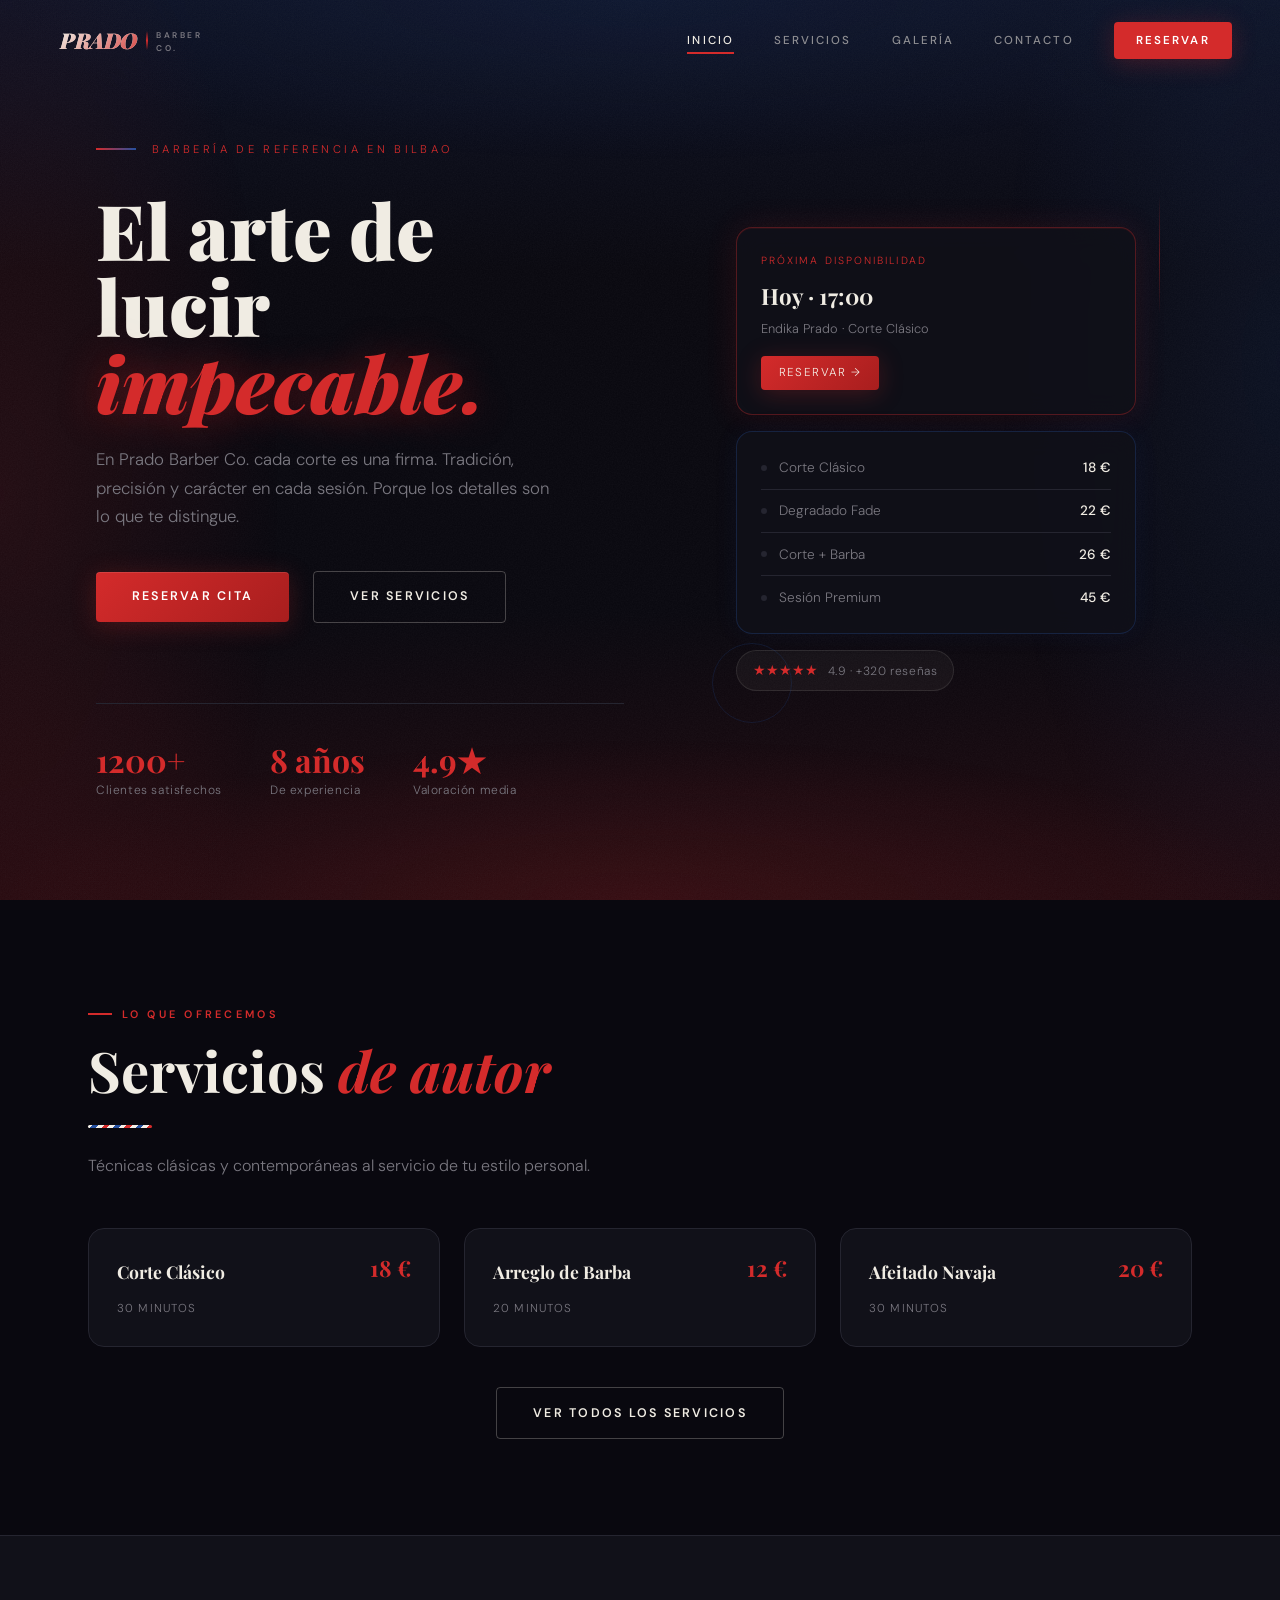
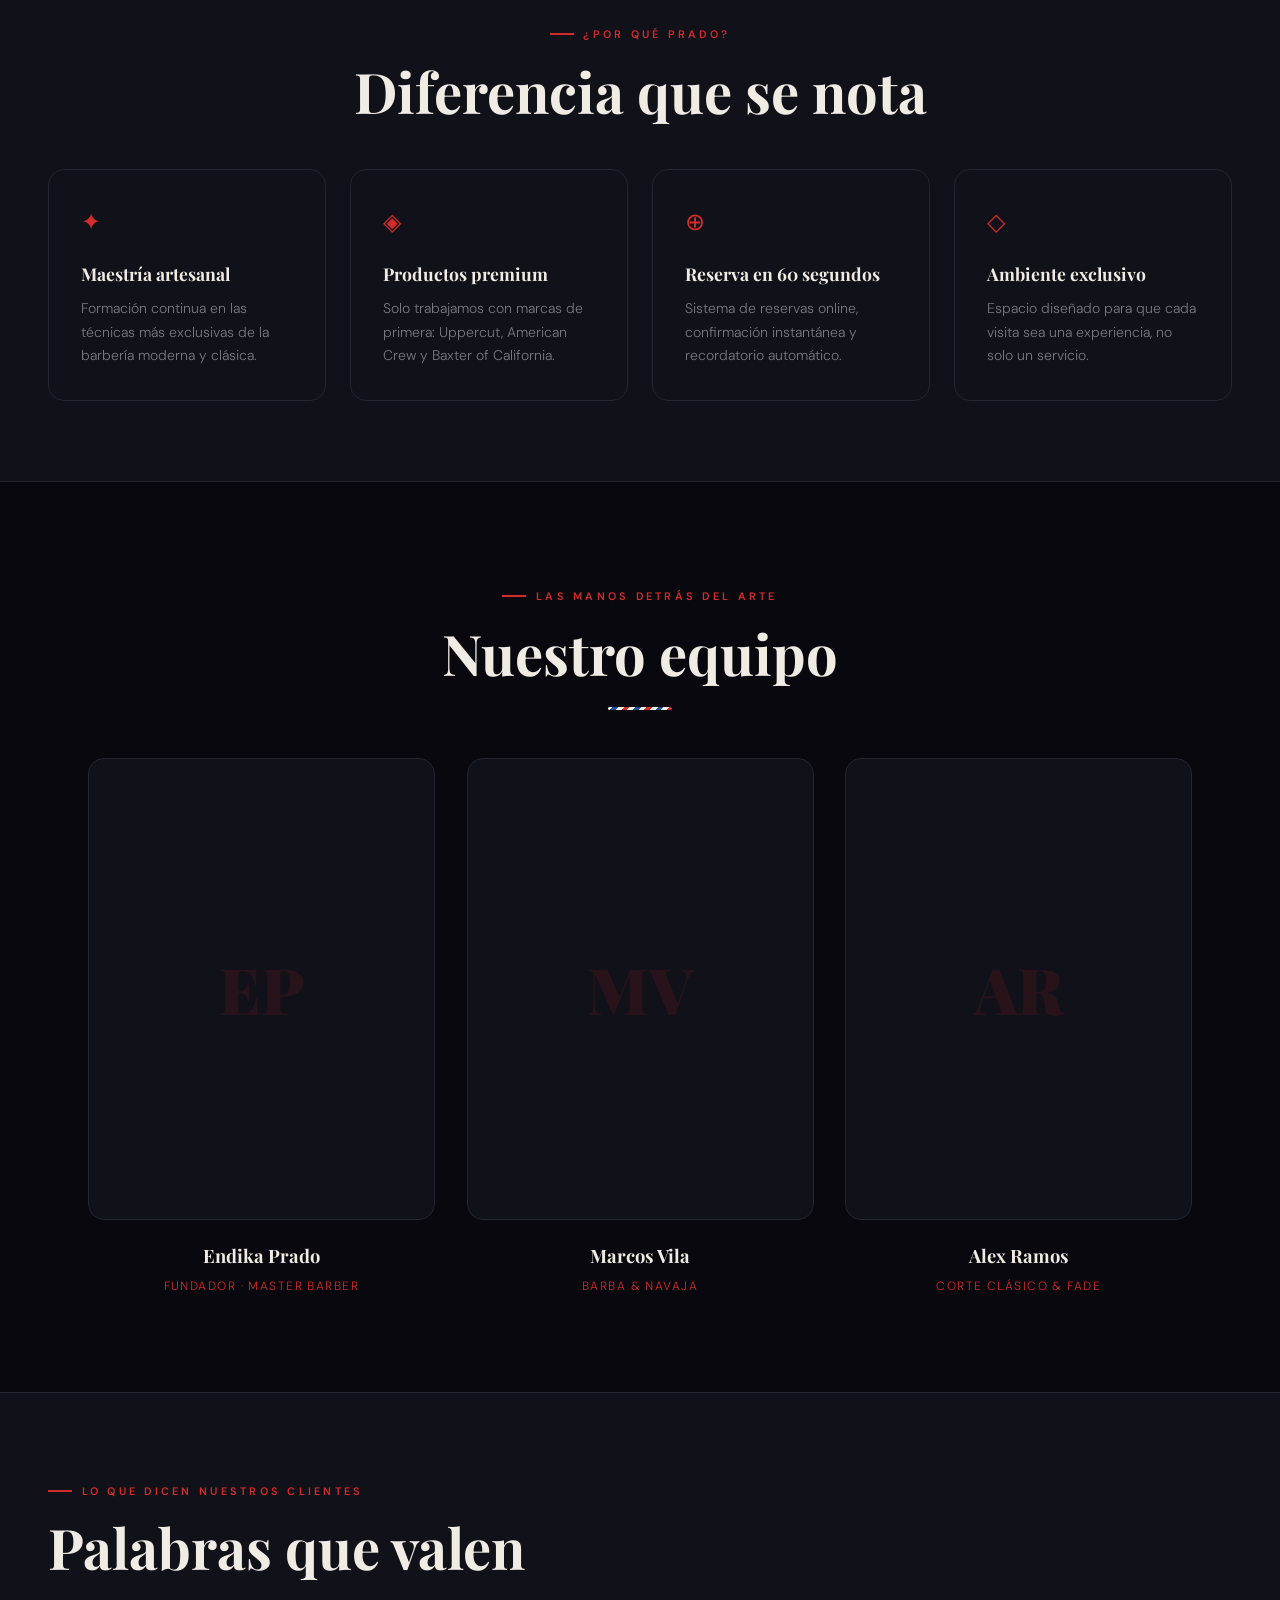
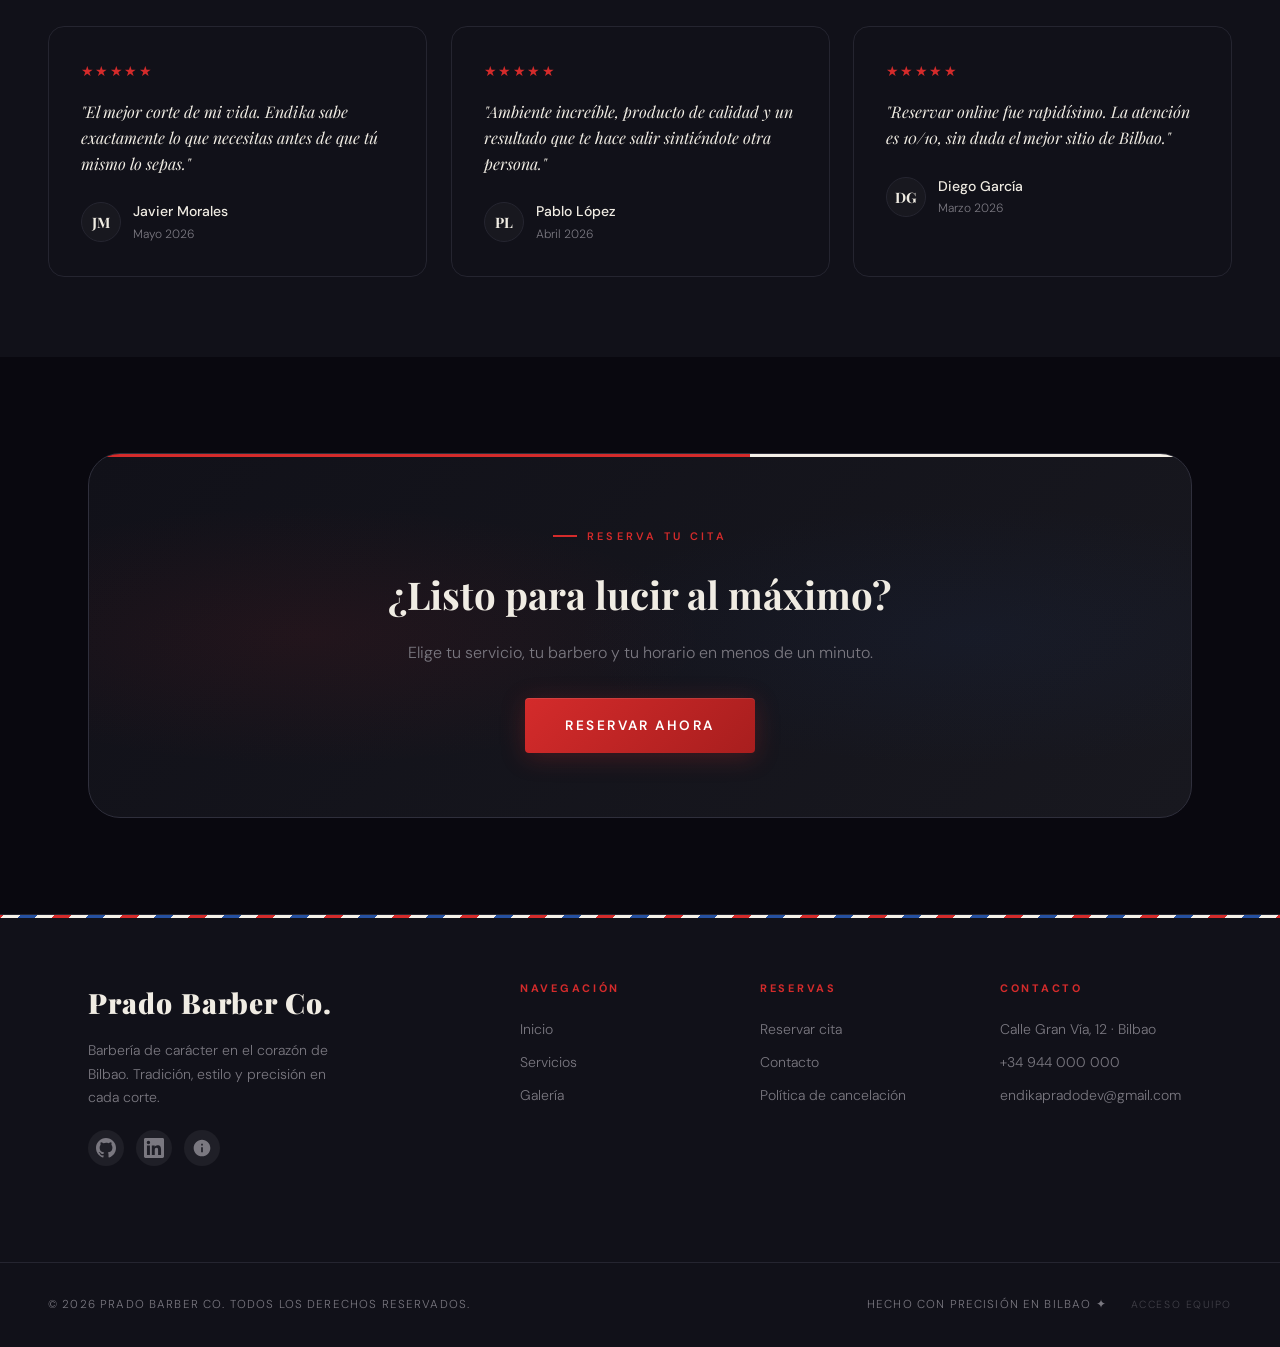
<file: index.html>
<!DOCTYPE html>
<html lang="es">
    <head>
        <meta charset="UTF-8" />
        <meta name="viewport" content="width=device-width, initial-scale=1.0" />
        <meta name="theme-color" content="#0a0c16">
        <title>Prado Barber Co. — Barbería de Lujo</title>
        <link rel="shortcut icon" href="img/logo.png" />
        <link rel="stylesheet" href="assets/css/variables.css" />
        <link rel="stylesheet" href="assets/css/layout.css" />
        <link rel="stylesheet" href="assets/css/components.css" />
        <link rel="stylesheet" href="assets/css/home.css" />
        <link rel="stylesheet" href="assets/css/mobile.css" />

        <script src="assets/js/main.js?v=1" defer></script>
    </head>
    <body>

        <!-- Background grain layer -->
        <div class="bg-grain" aria-hidden="true"></div>

        <!-- NAVBAR -->
        <nav class="navbar">
            <div class="nav-left">
                <a href="index.html" class="nav-logo">
                    <div class="nav-brand-name">
                        <span class="nbn-prado">PRADO</span>
                        <span class="nbn-separator"></span>
                        <span class="nbn-sub"
                            style="transform: translateY(2px);">BARBER<br />CO.</span>
                    </div>
                </a>
            </div>
            <div class="nav-links">
                <a href="index.html" class="active">Inicio</a>
                <a href="servicios.html">Servicios</a>
                <a href="galeria.html">Galería</a>
                <a href="contacto.html">Contacto</a>
                <a href="reservas.html" class="nav-cta">Reservar</a>
            </div>
            <button class="hamburger" aria-label="Menú">
                <span></span><span></span><span></span>
            </button>
        </nav>

        <!-- HERO -->
        <header class="hero hero-split">
            <div class="hero-bg"></div>
            <div class="hero-lines"></div>

            <!-- LEFT: contenido -->
            <div class="hero-content">
                <div class="hero-eyebrow">
                    <span>Barbería de referencia en Bilbao</span>
                </div>
                <h1>El arte de<br />lucir <em>impecable.</em></h1>
                <p class="hero-desc">
                    En Prado Barber Co. cada corte es una firma. Tradición,
                    precisión y carácter en cada sesión. Porque los detalles son
                    lo que te
                    distingue.
                </p>
                <div class="hero-actions">
                    <a href="reservas.html" class="btn btn-primary">Reservar
                        cita</a>
                    <a href="servicios.html" class="btn btn-outline">Ver
                        servicios</a>
                </div>
                <div class="hero-stat-row">
                    <div class="hero-stat">
                        <div class="num" data-target="1200"
                            data-suffix="+">0</div>
                        <div class="label">Clientes satisfechos</div>
                    </div>
                    <div class="hero-stat">
                        <div class="num" data-target="8"
                            data-suffix=" años">0</div>
                        <div class="label">De experiencia</div>
                    </div>
                    <div class="hero-stat">
                        <div class="num" data-target="4.9" data-decimal="true"
                            data-suffix="★">0</div>
                        <div class="label">Valoración media</div>
                    </div>
                </div>
            </div>

            <!-- RIGHT: panel decorativo -->
            <div class="hero-visual">
                <div class="hero-visual-inner">

                    <!-- Tarjeta próxima cita -->
                    <div class="hv-card hv-card-booking">
                        <div class="hv-card-label">Próxima disponibilidad</div>
                        <div class="hv-card-title" id="hv-next-title">Hoy ·
                            17:00</div>
                        <div class="hv-card-sub" id="hv-next-sub">Endika Prado ·
                            Corte Clásico</div>
                        <a href="reservas.html" class="hv-card-btn">Reservar
                            →</a>
                    </div>

                    <!-- Tarjeta servicios destacados -->
                    <div class="hv-card hv-card-services">
                        <div class="hv-service-row">
                            <span class="hv-service-dot"></span>
                            <span class="hv-service-name">Corte Clásico</span>
                            <span class="hv-service-price">18 €</span>
                        </div>
                        <div class="hv-service-row">
                            <span class="hv-service-dot"></span>
                            <span class="hv-service-name">Degradado Fade</span>
                            <span class="hv-service-price">22 €</span>
                        </div>
                        <div class="hv-service-row">
                            <span class="hv-service-dot"></span>
                            <span class="hv-service-name">Corte + Barba</span>
                            <span class="hv-service-price">26 €</span>
                        </div>
                        <div class="hv-service-row hv-service-row-premium">
                            <span class="hv-service-dot hv-dot-gold"></span>
                            <span class="hv-service-name">Sesión Premium</span>
                            <span class="hv-service-price hv-price-gold">45
                                €</span>
                        </div>
                    </div>

                    <!-- Badge valoración -->
                    <div class="hv-badge">
                        <span class="hv-badge-stars">★★★★★</span>
                        <span class="hv-badge-text">4.9 · +320 reseñas</span>
                    </div>

                    <!-- Decoración vertical -->
                    <div class="hv-deco-line"></div>
                    <div class="hv-deco-circle"></div>
                </div>
            </div>
        </header>

        <!-- SERVICIOS DESTACADOS -->
        <section id="servicios">
            <div class="reveal">
                <span class="section-label">Lo que ofrecemos</span>
                <h2 class="section-title">Servicios <em>de autor</em></h2>
                <div class="gold-divider"></div>
                <p class="section-sub">Técnicas clásicas y contemporáneas al
                    servicio de tu estilo personal.</p>
            </div>
            <div class="services-grid" id="home-services-grid">
                <div class="service-card reveal reveal-delay-1">
                    <div class="service-card-body">
                        <div class="service-card-header">
                            <span class="service-name">Corte Clásico</span>
                            <span class="service-price">18 €</span>
                        </div>
                        <div class="service-duration">30 minutos</div>
                    </div>
                </div>
                <div class="service-card reveal reveal-delay-2">
                    <div class="service-card-body">
                        <div class="service-card-header">
                            <span class="service-name">Arreglo de Barba</span>
                            <span class="service-price">12 €</span>
                        </div>
                        <div class="service-duration">20 minutos</div>
                    </div>
                </div>
                <div class="service-card reveal reveal-delay-3">
                    <div class="service-card-body">
                        <div class="service-card-header">
                            <span class="service-name">Afeitado Navaja</span>
                            <span class="service-price">20 €</span>
                        </div>
                        <div class="service-duration">30 minutos</div>
                    </div>
                </div>
            </div>
            <div style="text-align:center; margin-top:2.5rem;">
                <a href="servicios.html" class="btn btn-outline">Ver todos los
                    servicios</a>
            </div>
        </section>

        <!-- POR QUÉ NOSOTROS -->
        <section
            style="background:var(--color-surface); border-top:1px solid var(--color-border); border-bottom:1px solid var(--color-border); max-width:100%; padding:5rem 3rem;">
            <div style="max-width:1200px; margin:0 auto;">
                <div class="reveal"
                    style="text-align:center; margin-bottom:3rem;">
                    <span class="section-label">¿Por qué Prado?</span>
                    <h2 class="section-title">Diferencia que se nota</h2>
                </div>
                <div
                    style="display:grid; grid-template-columns:repeat(auto-fit,minmax(220px,1fr)); gap:1.5rem;">
                    <div class="card reveal reveal-delay-1">
                        <div class="card-icon">✦</div>
                        <h3>Maestría artesanal</h3>
                        <p>Formación continua en las técnicas más exclusivas de
                            la barbería moderna y clásica.</p>
                    </div>
                    <div class="card reveal reveal-delay-2">
                        <div class="card-icon">◈</div>
                        <h3>Productos premium</h3>
                        <p>Solo trabajamos con marcas de primera: Uppercut,
                            American Crew y Baxter of California.</p>
                    </div>
                    <div class="card reveal reveal-delay-3">
                        <div class="card-icon">⊕</div>
                        <h3>Reserva en 60 segundos</h3>
                        <p>Sistema de reservas online, confirmación instantánea
                            y recordatorio automático.</p>
                    </div>
                    <div class="card reveal reveal-delay-4">
                        <div class="card-icon">◇</div>
                        <h3>Ambiente exclusivo</h3>
                        <p>Espacio diseñado para que cada visita sea una
                            experiencia, no solo un servicio.</p>
                    </div>
                </div>
            </div>
        </section>

        <!-- EQUIPO -->
        <section id="equipo">
            <div class="reveal" style="text-align:center; margin-bottom:3rem;">
                <span class="section-label">Las manos detrás del arte</span>
                <h2 class="section-title">Nuestro equipo</h2>
                <div class="gold-divider" style="margin:1.5rem auto;"></div>
            </div>
            <div class="team-grid" id="home-team-grid">
                <div class="team-card reveal reveal-delay-1">
                    <div class="team-photo"><div class="team-photo-placeholder">EP</div></div>
                    <div class="team-name">Endika Prado</div>
                    <div class="team-role">Fundador · Master Barber</div>
                </div>
                <div class="team-card reveal reveal-delay-2">
                    <div class="team-photo"><div class="team-photo-placeholder">MV</div></div>
                    <div class="team-name">Marcos Vila</div>
                    <div class="team-role">Barba & Navaja</div>
                </div>
                <div class="team-card reveal reveal-delay-3">
                    <div class="team-photo"><div class="team-photo-placeholder">AR</div></div>
                    <div class="team-name">Alex Ramos</div>
                    <div class="team-role">Corte Clásico & Fade</div>
                </div>
            </div>
        </section>
        <script>
        (function loadHomeTeam() {
            const delays = ['reveal reveal-delay-1','reveal reveal-delay-2','reveal reveal-delay-3','reveal reveal-delay-4'];
            fetch('./backend/api/barberos.php')
                .then(r => r.json())
                .then(json => {
                    if (!json.ok || !json.data.length) return;
                    const grid = document.getElementById('home-team-grid');
                    if (!grid) return;
                    grid.innerHTML = json.data.map((b, i) => `
                        <div class="team-card ${delays[i] || 'reveal'}">
                            <div class="team-photo"><div class="team-photo-placeholder">${b.iniciales}</div></div>
                            <div class="team-name">${b.nombre}</div>
                            <div class="team-role">${b.especialidad || ''}</div>
                        </div>`).join('');
                    if (window._revealObserver) {
                        grid.querySelectorAll('.reveal').forEach(el => window._revealObserver.observe(el));
                    }
                })
                .catch(() => {});
        })();
        </script>

        <!-- TESTIMONIALS -->
        <section
            style="background:var(--color-surface); border-top:1px solid var(--color-border); max-width:100%; padding:5rem 3rem;">
            <div style="max-width:1200px; margin:0 auto;">
                <div class="reveal" style="margin-bottom:3rem;">
                    <span class="section-label">Lo que dicen nuestros
                        clientes</span>
                    <h2 class="section-title">Palabras que valen</h2>
                </div>
                <div class="testimonials-track">
                    <div class="testimonial-card reveal reveal-delay-1">
                        <div class="testimonial-stars">★★★★★</div>
                        <p
                            class="testimonial-text">"El mejor corte de mi vida. Endika sabe exactamente lo que necesitas antes de que tú mismo lo sepas."</p>
                        <div class="testimonial-author">
                            <div class="avatar-initials"
                                style="width:40px;height:40px;font-size:.9rem;">JM</div>
                            <div class="testimonial-info">
                                <div class="name">Javier Morales</div>
                                <div class="date">Mayo 2026</div>
                            </div>
                        </div>
                    </div>
                    <div class="testimonial-card reveal reveal-delay-2">
                        <div class="testimonial-stars">★★★★★</div>
                        <p
                            class="testimonial-text">"Ambiente increíble, producto de calidad y un resultado que te hace salir sintiéndote otra persona."</p>
                        <div class="testimonial-author">
                            <div class="avatar-initials"
                                style="width:40px;height:40px;font-size:.9rem;">PL</div>
                            <div class="testimonial-info">
                                <div class="name">Pablo López</div>
                                <div class="date">Abril 2026</div>
                            </div>
                        </div>
                    </div>
                    <div class="testimonial-card reveal reveal-delay-3">
                        <div class="testimonial-stars">★★★★★</div>
                        <p
                            class="testimonial-text">"Reservar online fue rapidísimo. La atención es 10/10, sin duda el mejor sitio de Bilbao."</p>
                        <div class="testimonial-author">
                            <div class="avatar-initials"
                                style="width:40px;height:40px;font-size:.9rem;">DG</div>
                            <div class="testimonial-info">
                                <div class="name">Diego García</div>
                                <div class="date">Marzo 2026</div>
                            </div>
                        </div>
                    </div>
                </div>
            </div>
        </section>

        <!-- CTA -->
        <section>
            <div class="cta-banner reveal">
                <span class="section-label">Reserva tu cita</span>
                <h2>¿Listo para lucir al máximo?</h2>
                <p>Elige tu servicio, tu barbero y tu horario en menos de un
                    minuto.</p>
                <a href="reservas.html" class="btn btn-primary"
                    style="font-size:.85rem; padding:1rem 2.5rem;">
                    Reservar ahora
                </a>
            </div>
        </section>

        <!-- FOOTER -->
        <footer>
            <div class="footer-grid">
                <div class="footer-brand">
                    <div class="brand">Prado Barber Co.</div>
                    <p>Barbería de carácter en el corazón de Bilbao. Tradición,
                        estilo y precisión en cada corte.</p>
                    <div class="footer-social">
                        <a href="https://github.com/endikaprad/" target="_blank" rel="noopener" aria-label="GitHub">
                            <svg xmlns="http://www.w3.org/2000/svg" width="20" height="20" viewBox="0 0 24 24" fill="currentColor"><path d="M12 0C5.37 0 0 5.37 0 12c0 5.3 3.44 9.8 8.21 11.39.6.11.82-.26.82-.58v-2.03c-3.34.73-4.04-1.61-4.04-1.61-.55-1.39-1.34-1.76-1.34-1.76-1.09-.75.08-.73.08-.73 1.21.08 1.85 1.24 1.85 1.24 1.07 1.84 2.81 1.31 3.5 1 .11-.78.42-1.31.76-1.61-2.67-.3-5.47-1.33-5.47-5.93 0-1.31.47-2.38 1.24-3.22-.12-.3-.54-1.52.12-3.18 0 0 1.01-.32 3.3 1.23a11.5 11.5 0 0 1 3-.4c1.02.005 2.04.138 3 .4 2.28-1.55 3.29-1.23 3.29-1.23.66 1.66.24 2.88.12 3.18.77.84 1.24 1.91 1.24 3.22 0 4.61-2.81 5.63-5.48 5.92.43.37.81 1.1.81 2.22v3.29c0 .32.22.7.83.58C20.57 21.8 24 17.3 24 12c0-6.63-5.37-12-12-12z"/></svg>
                        </a>
                        <a href="https://www.linkedin.com/in/endika-prado-45a250410/" target="_blank" rel="noopener" aria-label="LinkedIn">
                            <svg xmlns="http://www.w3.org/2000/svg" width="20" height="20" viewBox="0 0 24 24" fill="currentColor"><path d="M20.45 20.45h-3.55v-5.57c0-1.33-.03-3.04-1.85-3.04-1.85 0-2.13 1.45-2.13 2.94v5.67H9.37V9h3.41v1.56h.05c.47-.9 1.63-1.85 3.36-1.85 3.59 0 4.26 2.37 4.26 5.45v6.29zM5.34 7.43a2.06 2.06 0 1 1 0-4.12 2.06 2.06 0 0 1 0 4.12zM7.12 20.45H3.56V9h3.56v11.45zM22.22 0H1.77C.79 0 0 .77 0 1.72v20.56C0 23.23.79 24 1.77 24h20.45C23.21 24 24 23.23 24 22.28V1.72C24 .77 23.21 0 22.22 0z"/></svg>
                        </a>
                        <a href="https://www.infojobs.net/candidate/cv/view/index.xhtml?dgv=6932569634510145273" target="_blank" rel="noopener" aria-label="InfoJobs">
                            <svg xmlns="http://www.w3.org/2000/svg" width="20" height="20" viewBox="0 0 24 24" fill="currentColor"><path d="M12 2C6.48 2 2 6.48 2 12s4.48 10 10 10 10-4.48 10-10S17.52 2 12 2zm1 15h-2v-6h2v6zm0-8h-2V7h2v2z"/></svg>
                        </a>
                    </div>
                </div>
                <div class="footer-col">
                    <h4>Navegación</h4>
                    <a href="index.html">Inicio</a>
                    <a href="servicios.html">Servicios</a>

                    <a href="galeria.html">Galería</a>
                </div>
                <div class="footer-col">
                    <h4>Reservas</h4>
                    <a href="reservas.html">Reservar cita</a>
                    <a href="contacto.html">Contacto</a>
                    <a href="#">Política de cancelación</a>
                </div>
                <div class="footer-col">
                    <h4>Contacto</h4>
                    <a href="#">Calle Gran Vía, 12 · Bilbao</a>
                    <a href="tel:+34944000000">+34 944 000 000</a>
                    <a href="mailto:endikapradodev@gmail.com">endikapradodev@gmail.com</a>
                </div>
            </div>
            <div class="footer-bottom">
                <span>© 2026 Prado Barber Co. Todos los derechos
                    reservados.</span>
                <div style="display:flex; align-items:center; gap:1.5rem;">
                    <span>Hecho con precisión en Bilbao ✦</span>
                    <a href="backend/admin.php"
                        target="_blank"
                        style="font-size:.65rem; letter-spacing:.15em; text-transform:uppercase;
                            color:var(--color-muted); opacity:0.45; transition:opacity .3s;"
                        onmouseover="this.style.opacity='1'"
                        onmouseout="this.style.opacity='0.45'">
                        Acceso equipo
                    </a>
                </div>
            </div>
        </footer>

    </body>
</html>
</file>
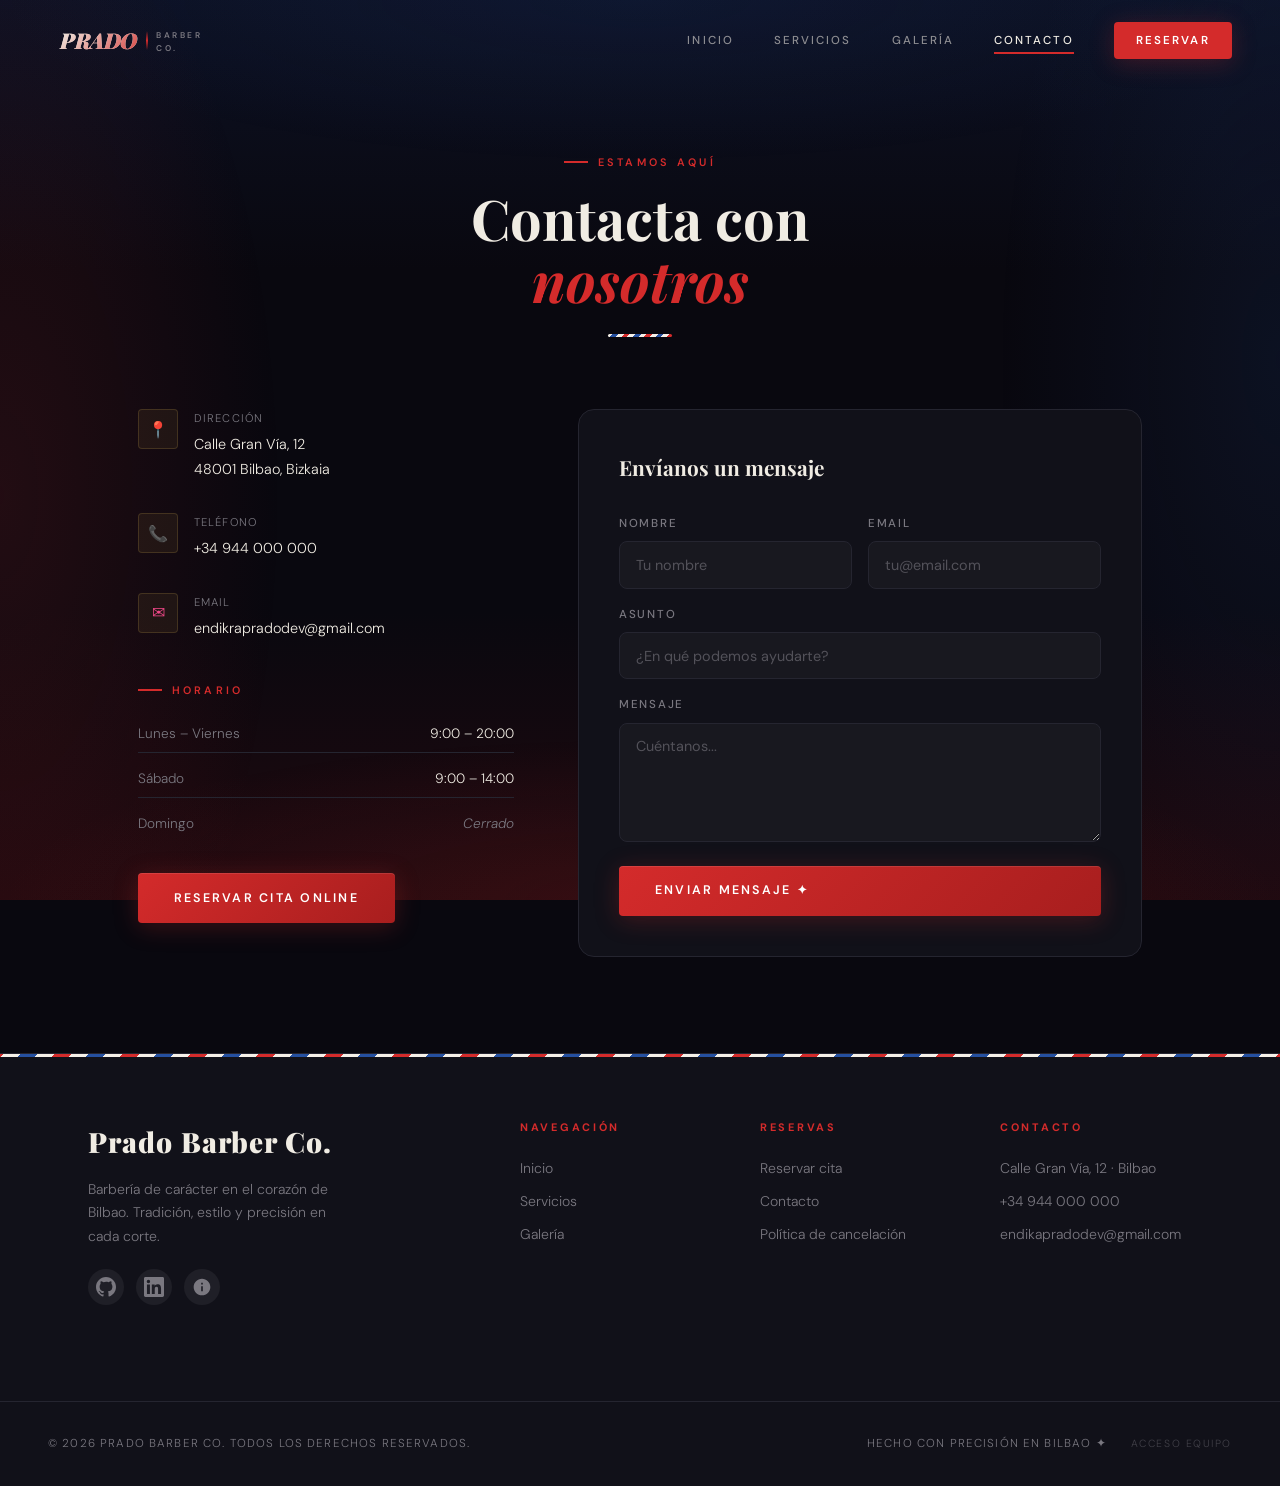
<file: contacto.html>
<!DOCTYPE html>
<html lang="es">
    <head>
        <meta charset="UTF-8" />
        <meta name="viewport" content="width=device-width, initial-scale=1.0" />
        <meta name="theme-color" content="#0a0c16">
        <title>Contacto · Prado Barber Co.</title>
        <link rel="shortcut icon" href="img/logo.png" />

        <link rel="stylesheet" href="assets/css/variables.css" />
        <link rel="stylesheet" href="assets/css/layout.css" />
        <link rel="stylesheet" href="assets/css/components.css" />
        <link rel="stylesheet" href="assets/css/home.css" />
        <link rel="stylesheet" href="assets/css/mobile.css" />
        <link rel="stylesheet" href="assets/css/contact.css" />

        <script src="assets/js/main.js?v=1" defer></script>
        <script src="assets/js/contact.js?v=1" defer></script>
    </head>
    <body>

        <nav class="navbar">
            <div class="nav-left">
            <a href="index.html" class="nav-logo">
            <div class="nav-brand-name">
                <span class="nbn-prado">PRADO</span>
                <span class="nbn-separator"></span>
                <span class="nbn-sub" style="transform: translateY(2px);">BARBER<br />CO.</span>
            </div>
            </a>
            </div>
            <div class="nav-links">
                <a href="index.html">Inicio</a>
                <a href="servicios.html">Servicios</a>

                <a href="galeria.html">Galería</a>
                <a href="contacto.html" class="active">Contacto</a>
                <a href="reservas.html" class="nav-cta">Reservar</a>
            </div>
            <button class="hamburger" aria-label="Menú">
                <span></span><span></span><span></span>
            </button>
        </nav>

        <div
            style="padding:9rem 3rem 3rem; text-align:center; max-width:600px; margin:0 auto;">
            <span class="section-label">Estamos aquí</span>
            <h1 class="section-title">Contacta con<br /><em>nosotros</em></h1>
            <div class="gold-divider" style="margin:1.5rem auto;"></div>
        </div>

        <div class="contact-layout">
            <!-- INFO -->
            <div class="contact-info-block reveal">
                <div class="contact-item">
                    <div class="contact-item-icon">📍</div>
                    <div>
                        <div class="contact-item-label">Dirección</div>
                        <div class="contact-item-value">Calle Gran Vía,
                            12<br />48001 Bilbao, Bizkaia</div>
                    </div>
                </div>
                <div class="contact-item">
                    <div class="contact-item-icon">📞</div>
                    <div>
                        <div class="contact-item-label">Teléfono</div>
                        <div class="contact-item-value">
                            <a href="tel:+34944000000">
                                +34 944 000 000</a>
                        </div>
                    </div>
                </div>
                <div class="contact-item">
                    <div class="contact-item-icon">✉</div>
                    <div>
                        <div class="contact-item-label">Email</div>
                        <div class="contact-item-value">
                            <a href="mailto:endikrapradodev@gmail.com"
                                >endikrapradodev@gmail.com</a>
                        </div>
                    </div>
                </div>

                <div>
                    <div class="section-label"
                        style="margin-bottom:1rem;">Horario</div>
                    <div class="hours-grid" id="hours-grid">
                        <div class="hours-row">
                            <span class="hours-day">Lunes – Viernes</span>
                            <span class="hours-time">9:00 – 20:00</span>
                        </div>
                        <div class="hours-row">
                            <span class="hours-day">Sábado</span>
                            <span class="hours-time">9:00 – 14:00</span>
                        </div>
                        <div class="hours-row">
                            <span class="hours-day">Domingo</span>
                            <span class="hours-closed">Cerrado</span>
                        </div>
                    </div>
                </div>

                <a href="reservas.html" class="btn btn-primary"
                    style="align-self:flex-start;">
                    Reservar cita online
                </a>
            </div>

            <!-- FORM -->
            <div class="contact-form reveal reveal-delay-1">
                <h3>Envíanos un mensaje</h3>
                <div class="form-row" style="margin-bottom:1rem;">
                    <div class="form-group">
                        <label for="c-name">Nombre</label>
                        <input type="text" id="c-name"
                            placeholder="Tu nombre" />
                    </div>
                    <div class="form-group">
                        <label for="c-email">Email</label>
                        <input type="email" id="c-email"
                            placeholder="tu@email.com" />
                    </div>
                </div>
                <div class="form-group" style="margin-bottom:1rem;">
                    <label for="c-subject">Asunto</label>
                    <input type="text" id="c-subject"
                        placeholder="¿En qué podemos ayudarte?" />
                </div>
                <div class="form-group" style="margin-bottom:1.5rem;">
                    <label for="c-message">Mensaje</label>
                    <textarea id="c-message" rows="5"
                        placeholder="Cuéntanos..."></textarea>
                </div>
                <button class="btn btn-primary" style="width:100%;"
                    onclick="sendContact()">
                    Enviar mensaje ✦
                </button>
            </div>
        </div>

        <footer>
            <div class="footer-grid">
                <div class="footer-brand">
                    <div class="brand">Prado Barber Co.</div>
                    <p>Barbería de carácter en el corazón de Bilbao. Tradición,
                        estilo y precisión en cada corte.</p>
                    <div class="footer-social">
                        <a href="https://github.com/endikaprad/" target="_blank" rel="noopener" aria-label="GitHub">
                            <svg xmlns="http://www.w3.org/2000/svg" width="20" height="20" viewBox="0 0 24 24" fill="currentColor"><path d="M12 0C5.37 0 0 5.37 0 12c0 5.3 3.44 9.8 8.21 11.39.6.11.82-.26.82-.58v-2.03c-3.34.73-4.04-1.61-4.04-1.61-.55-1.39-1.34-1.76-1.34-1.76-1.09-.75.08-.73.08-.73 1.21.08 1.85 1.24 1.85 1.24 1.07 1.84 2.81 1.31 3.5 1 .11-.78.42-1.31.76-1.61-2.67-.3-5.47-1.33-5.47-5.93 0-1.31.47-2.38 1.24-3.22-.12-.3-.54-1.52.12-3.18 0 0 1.01-.32 3.3 1.23a11.5 11.5 0 0 1 3-.4c1.02.005 2.04.138 3 .4 2.28-1.55 3.29-1.23 3.29-1.23.66 1.66.24 2.88.12 3.18.77.84 1.24 1.91 1.24 3.22 0 4.61-2.81 5.63-5.48 5.92.43.37.81 1.1.81 2.22v3.29c0 .32.22.7.83.58C20.57 21.8 24 17.3 24 12c0-6.63-5.37-12-12-12z"/></svg>
                        </a>
                        <a href="https://www.linkedin.com/in/endika-prado-45a250410/" target="_blank" rel="noopener" aria-label="LinkedIn">
                            <svg xmlns="http://www.w3.org/2000/svg" width="20" height="20" viewBox="0 0 24 24" fill="currentColor"><path d="M20.45 20.45h-3.55v-5.57c0-1.33-.03-3.04-1.85-3.04-1.85 0-2.13 1.45-2.13 2.94v5.67H9.37V9h3.41v1.56h.05c.47-.9 1.63-1.85 3.36-1.85 3.59 0 4.26 2.37 4.26 5.45v6.29zM5.34 7.43a2.06 2.06 0 1 1 0-4.12 2.06 2.06 0 0 1 0 4.12zM7.12 20.45H3.56V9h3.56v11.45zM22.22 0H1.77C.79 0 0 .77 0 1.72v20.56C0 23.23.79 24 1.77 24h20.45C23.21 24 24 23.23 24 22.28V1.72C24 .77 23.21 0 22.22 0z"/></svg>
                        </a>
                        <a href="https://www.infojobs.net/candidate/cv/view/index.xhtml?dgv=6932569634510145273" target="_blank" rel="noopener" aria-label="InfoJobs">
                            <svg xmlns="http://www.w3.org/2000/svg" width="20" height="20" viewBox="0 0 24 24" fill="currentColor"><path d="M12 2C6.48 2 2 6.48 2 12s4.48 10 10 10 10-4.48 10-10S17.52 2 12 2zm1 15h-2v-6h2v6zm0-8h-2V7h2v2z"/></svg>
                        </a>
                    </div>
                </div>
                <div class="footer-col">
                    <h4>Navegación</h4>
                    <a href="index.html">Inicio</a>
                    <a href="servicios.html">Servicios</a>
    
                    <a href="galeria.html">Galería</a>
                </div>
                <div class="footer-col">
                    <h4>Reservas</h4>
                    <a href="reservas.html">Reservar cita</a>
                    <a href="contacto.html">Contacto</a>
                    <a href="#">Política de cancelación</a>
                </div>
                <div class="footer-col">
                    <h4>Contacto</h4>
                    <a href="#">Calle Gran Vía, 12 · Bilbao</a>
                    <a href="tel:+34944000000">+34 944 000 000</a>
                    <a href="mailto:endikapradodev@gmail.com">endikapradodev@gmail.com</a>
                </div>
            </div>
            <div class="footer-bottom">
                <span>© 2026 Prado Barber Co. Todos los derechos
                    reservados.</span>
                <div style="display:flex; align-items:center; gap:1.5rem;">
                    <span>Hecho con precisión en Bilbao ✦</span>
                    <a href="backend/admin.php"
                        target="_blank"
                        style="font-size:.65rem; letter-spacing:.15em; text-transform:uppercase;
                            color:var(--color-muted); opacity:0.45; transition:opacity .3s;"
                        onmouseover="this.style.opacity='1'"
                        onmouseout="this.style.opacity='0.45'">
                        Acceso equipo
                    </a>
                </div>
            </div>
        </footer>
    </body>
</html>
</file>
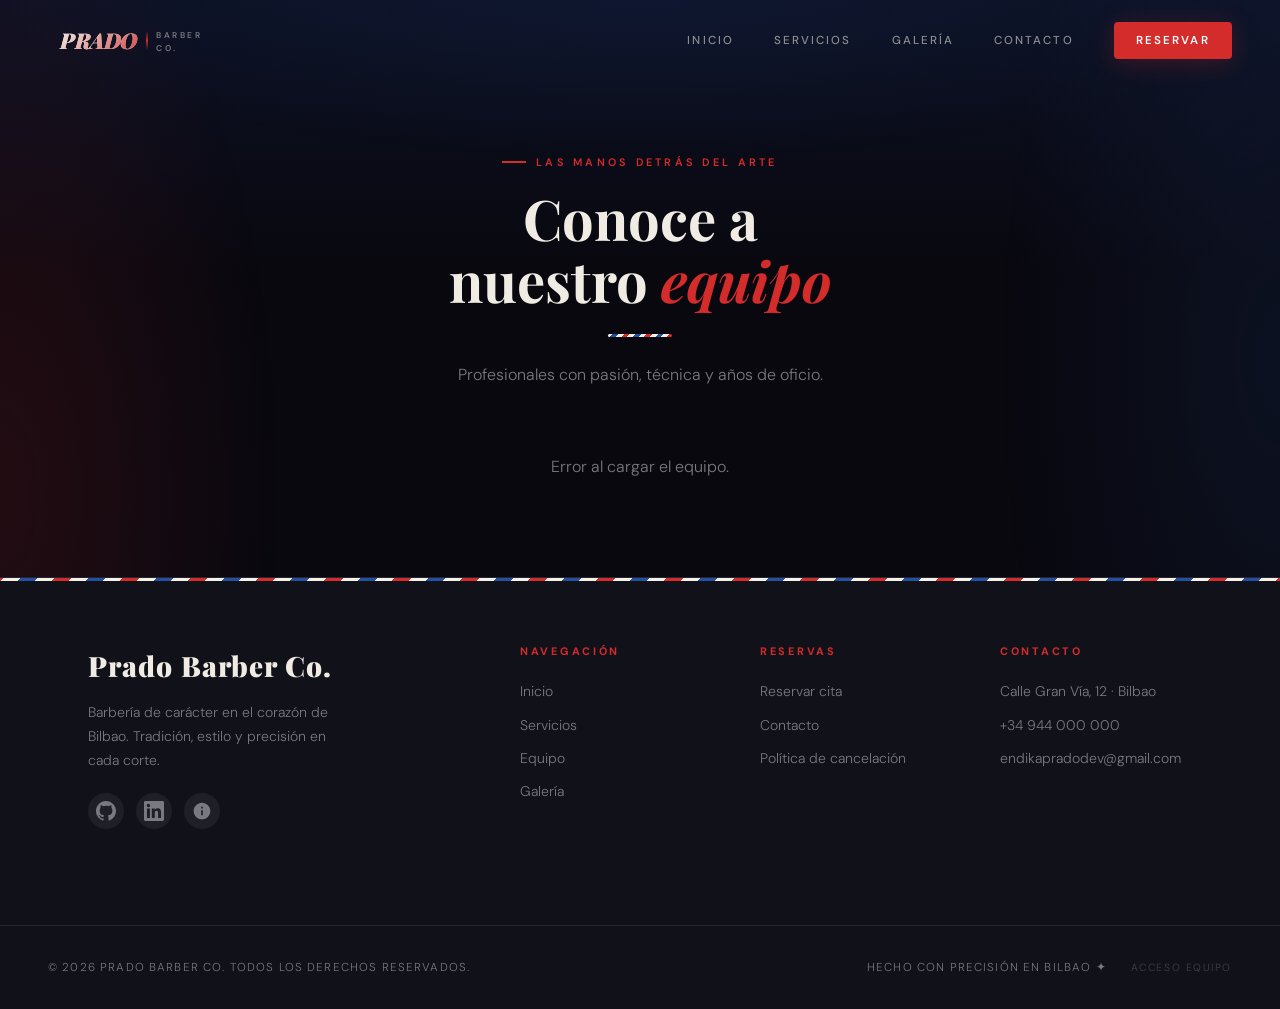
<file: equipo.html>
<!DOCTYPE html>
<html lang="es">
    <head>
        <meta charset="UTF-8" />
        <meta name="viewport" content="width=device-width, initial-scale=1.0" />
        <meta name="theme-color" content="#0a0c16">
        <title>Equipo · Prado Barber Co.</title>
        <link rel="shortcut icon" href="img/logo.png" />

        <link rel="stylesheet" href="assets/css/variables.css" />
        <link rel="stylesheet" href="assets/css/layout.css" />
        <link rel="stylesheet" href="assets/css/components.css" />
        <link rel="stylesheet" href="assets/css/home.css" />
        <link rel="stylesheet" href="assets/css/mobile.css" />
        <link rel="stylesheet" href="assets/css/equipo.css" />

        <script src="assets/js/main.js?v=1" defer></script>
    </head>
    <body>

        <nav class="navbar">
            <div class="nav-left">
            <a href="index.html" class="nav-logo">
            <div class="nav-brand-name">
                <span class="nbn-prado">PRADO</span>
                <span class="nbn-separator"></span>
                <span class="nbn-sub" style="transform: translateY(2px);">BARBER<br />CO.</span>
            </div>
            </a>
            </div>
            <div class="nav-links">
                <a href="index.html">Inicio</a>
                <a href="servicios.html">Servicios</a>

                <a href="galeria.html">Galería</a>
                <a href="contacto.html">Contacto</a>
                <a href="reservas.html" class="nav-cta">Reservar</a>
            </div>
            <button class="hamburger" aria-label="Menú">
                <span></span><span></span><span></span>
            </button>
        </nav>

        <div
            style="padding:9rem 3rem 4rem; text-align:center; max-width:600px; margin:0 auto;">
            <span class="section-label">Las manos detrás del arte</span>
            <h1 class="section-title">Conoce a<br />nuestro <em>equipo</em></h1>
            <div class="gold-divider" style="margin:1.5rem auto;"></div>
            <p class="section-sub" style="margin:0 auto;">
                Profesionales con pasión, técnica y años de oficio.
            </p>
        </div>

        <div class="team-full" id="team-full">
            <div class="datos-loading" style="color:var(--color-muted);text-align:center;padding:3rem;">Cargando equipo…</div>
        </div>

        <script>
        (function () {
            // Bio y habilidades extendidas, indexadas por iniciales del barbero
            const PROFILES = {
                EP: {
                    bio: 'Bilbaíno de corazón, Endika lleva más de 8 años perfeccionando el arte de la barbería. Formado en Madrid y con estancias en Londres y Ámsterdam, su especialidad son los degradados de alta precisión y el estilo que une tradición y modernidad.<br><br>Fundó Prado Barber Co. con una sola idea en mente: que cada cliente salga sintiéndose una versión mejorada de sí mismo.',
                    skills: ['Degradados', 'Afeitado navaja', 'Diseño de líneas', 'Corte clásico', 'Tratamientos capilares'],
                },
                MV: {
                    bio: 'Marcos es el maestro de la navaja en Prado. Con una habilidad innata para trabajar el vello facial, cada afeitado o arreglo de barba en sus manos se convierte en una experiencia relajante y un resultado impecable.<br><br>Fan del estilo barbero clásico americano de los años 50, Marcos mezcla técnica antigua con productos contemporáneos.',
                    skills: ['Navaja recta', 'Barba esculpida', 'Afeitado húmedo', 'Masaje facial'],
                },
                AR: {
                    bio: 'Alex llegó al mundo de la barbería desde el diseño gráfico, y eso se nota: cada corte es una composición visual. Su dominio del fade y del corte a tijera lo convierten en una opción perfecta para quien busca estilo limpio y personalizado.<br><br>Apasionado del skate y la cultura urbana, Alex aporta frescura y energía al equipo de Prado.',
                    skills: ['Fade & taper', 'Texturizado', 'Corte a tijera', 'Estilo urbano'],
                },
            };

            const delays = ['reveal', 'reveal reveal-delay-1', 'reveal reveal-delay-2'];

            fetch('./backend/api/barberos.php')
                .then(r => r.json())
                .then(json => {
                    const container = document.getElementById('team-full');
                    if (!json.ok || !json.data.length) {
                        container.innerHTML = '<p style="color:var(--color-muted);text-align:center;">No hay barberos disponibles.</p>';
                        return;
                    }
                    container.innerHTML = json.data.map((b, i) => {
                        const p = PROFILES[b.iniciales] || {};
                        const skillsHTML = p.skills
                            ? p.skills.map(s => `<span class="skill-tag">${s}</span>`).join('')
                            : '';
                        const bioHTML = p.bio || '';
                        const cls = delays[i] || 'reveal';
                        const firstName = b.nombre.split(' ')[0];
                        return `
                        <div class="barber-profile ${cls}">
                            <div class="barber-profile-photo">${b.iniciales}</div>
                            <div>
                                <div class="barber-profile-name">${b.nombre}</div>
                                <div class="barber-profile-role">${b.especialidad}</div>
                                ${bioHTML ? `<p class="barber-profile-bio">${bioHTML}</p>` : ''}
                                ${skillsHTML ? `<div class="barber-skills">${skillsHTML}</div>` : ''}
                                <a href="reservas.html" class="btn btn-primary">Reservar con ${firstName}</a>
                            </div>
                        </div>`;
                    }).join('');
                })
                .catch(() => {
                    document.getElementById('team-full').innerHTML = '<p style="color:var(--color-muted);text-align:center;">Error al cargar el equipo.</p>';
                });
        })();
        </script>

        <footer>
            <div class="footer-grid">
                <div class="footer-brand">
                    <div class="brand">Prado Barber Co.</div>
                    <p>Barbería de carácter en el corazón de Bilbao. Tradición,
                        estilo y precisión en cada corte.</p>
                    <div class="footer-social">
                        <a href="https://github.com/endikaprad/" target="_blank" rel="noopener" aria-label="GitHub">
                            <svg xmlns="http://www.w3.org/2000/svg" width="20" height="20" viewBox="0 0 24 24" fill="currentColor"><path d="M12 0C5.37 0 0 5.37 0 12c0 5.3 3.44 9.8 8.21 11.39.6.11.82-.26.82-.58v-2.03c-3.34.73-4.04-1.61-4.04-1.61-.55-1.39-1.34-1.76-1.34-1.76-1.09-.75.08-.73.08-.73 1.21.08 1.85 1.24 1.85 1.24 1.07 1.84 2.81 1.31 3.5 1 .11-.78.42-1.31.76-1.61-2.67-.3-5.47-1.33-5.47-5.93 0-1.31.47-2.38 1.24-3.22-.12-.3-.54-1.52.12-3.18 0 0 1.01-.32 3.3 1.23a11.5 11.5 0 0 1 3-.4c1.02.005 2.04.138 3 .4 2.28-1.55 3.29-1.23 3.29-1.23.66 1.66.24 2.88.12 3.18.77.84 1.24 1.91 1.24 3.22 0 4.61-2.81 5.63-5.48 5.92.43.37.81 1.1.81 2.22v3.29c0 .32.22.7.83.58C20.57 21.8 24 17.3 24 12c0-6.63-5.37-12-12-12z"/></svg>
                        </a>
                        <a href="https://www.linkedin.com/in/endika-prado-45a250410/" target="_blank" rel="noopener" aria-label="LinkedIn">
                            <svg xmlns="http://www.w3.org/2000/svg" width="20" height="20" viewBox="0 0 24 24" fill="currentColor"><path d="M20.45 20.45h-3.55v-5.57c0-1.33-.03-3.04-1.85-3.04-1.85 0-2.13 1.45-2.13 2.94v5.67H9.37V9h3.41v1.56h.05c.47-.9 1.63-1.85 3.36-1.85 3.59 0 4.26 2.37 4.26 5.45v6.29zM5.34 7.43a2.06 2.06 0 1 1 0-4.12 2.06 2.06 0 0 1 0 4.12zM7.12 20.45H3.56V9h3.56v11.45zM22.22 0H1.77C.79 0 0 .77 0 1.72v20.56C0 23.23.79 24 1.77 24h20.45C23.21 24 24 23.23 24 22.28V1.72C24 .77 23.21 0 22.22 0z"/></svg>
                        </a>
                        <a href="https://www.infojobs.net/candidate/cv/view/index.xhtml?dgv=6932569634510145273" target="_blank" rel="noopener" aria-label="InfoJobs">
                            <svg xmlns="http://www.w3.org/2000/svg" width="20" height="20" viewBox="0 0 24 24" fill="currentColor"><path d="M12 2C6.48 2 2 6.48 2 12s4.48 10 10 10 10-4.48 10-10S17.52 2 12 2zm1 15h-2v-6h2v6zm0-8h-2V7h2v2z"/></svg>
                        </a>
                    </div>
                </div>
                <div class="footer-col">
                    <h4>Navegación</h4>
                    <a href="index.html">Inicio</a>
                    <a href="servicios.html">Servicios</a>
                    <a href="equipo.html">Equipo</a>
                    <a href="galeria.html">Galería</a>
                </div>
                <div class="footer-col">
                    <h4>Reservas</h4>
                    <a href="reservas.html">Reservar cita</a>
                    <a href="contacto.html">Contacto</a>
                    <a href="#">Política de cancelación</a>
                </div>
                <div class="footer-col">
                    <h4>Contacto</h4>
                    <a href="#">Calle Gran Vía, 12 · Bilbao</a>
                    <a href="tel:+34944000000">+34 944 000 000</a>
                    <a href="mailto:endikapradodev@gmail.com">endikapradodev@gmail.com</a>
                </div>
            </div>
            <div class="footer-bottom">
                <span>© 2026 Prado Barber Co. Todos los derechos
                    reservados.</span>
                <div style="display:flex; align-items:center; gap:1.5rem;">
                    <span>Hecho con precisión en Bilbao ✦</span>
                    <a href="backend/admin.php"
                        target="_blank"
                        style="font-size:.65rem; letter-spacing:.15em; text-transform:uppercase;
                            color:var(--color-muted); opacity:0.45; transition:opacity .3s;"
                        onmouseover="this.style.opacity='1'"
                        onmouseout="this.style.opacity='0.45'">
                        Acceso equipo
                    </a>
                </div>
            </div>
        </footer>

    </body>
</html>
</file>
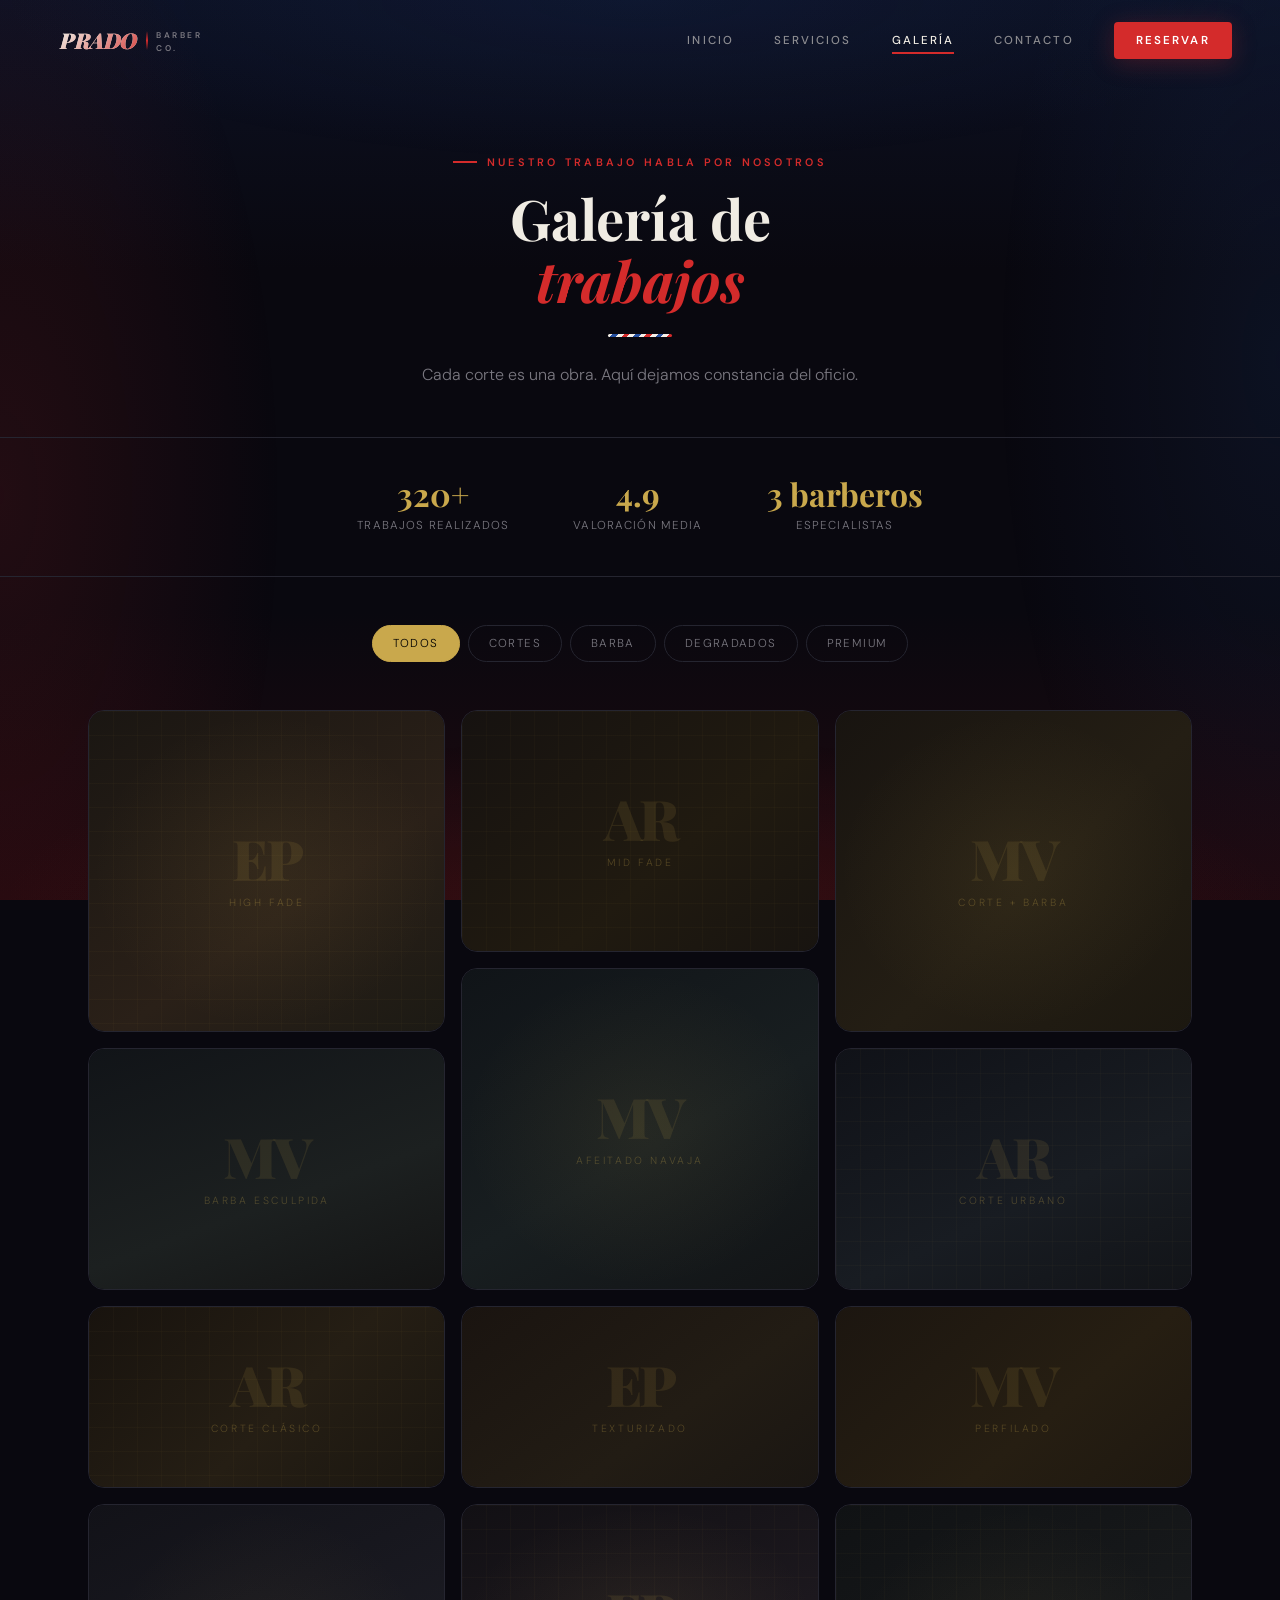
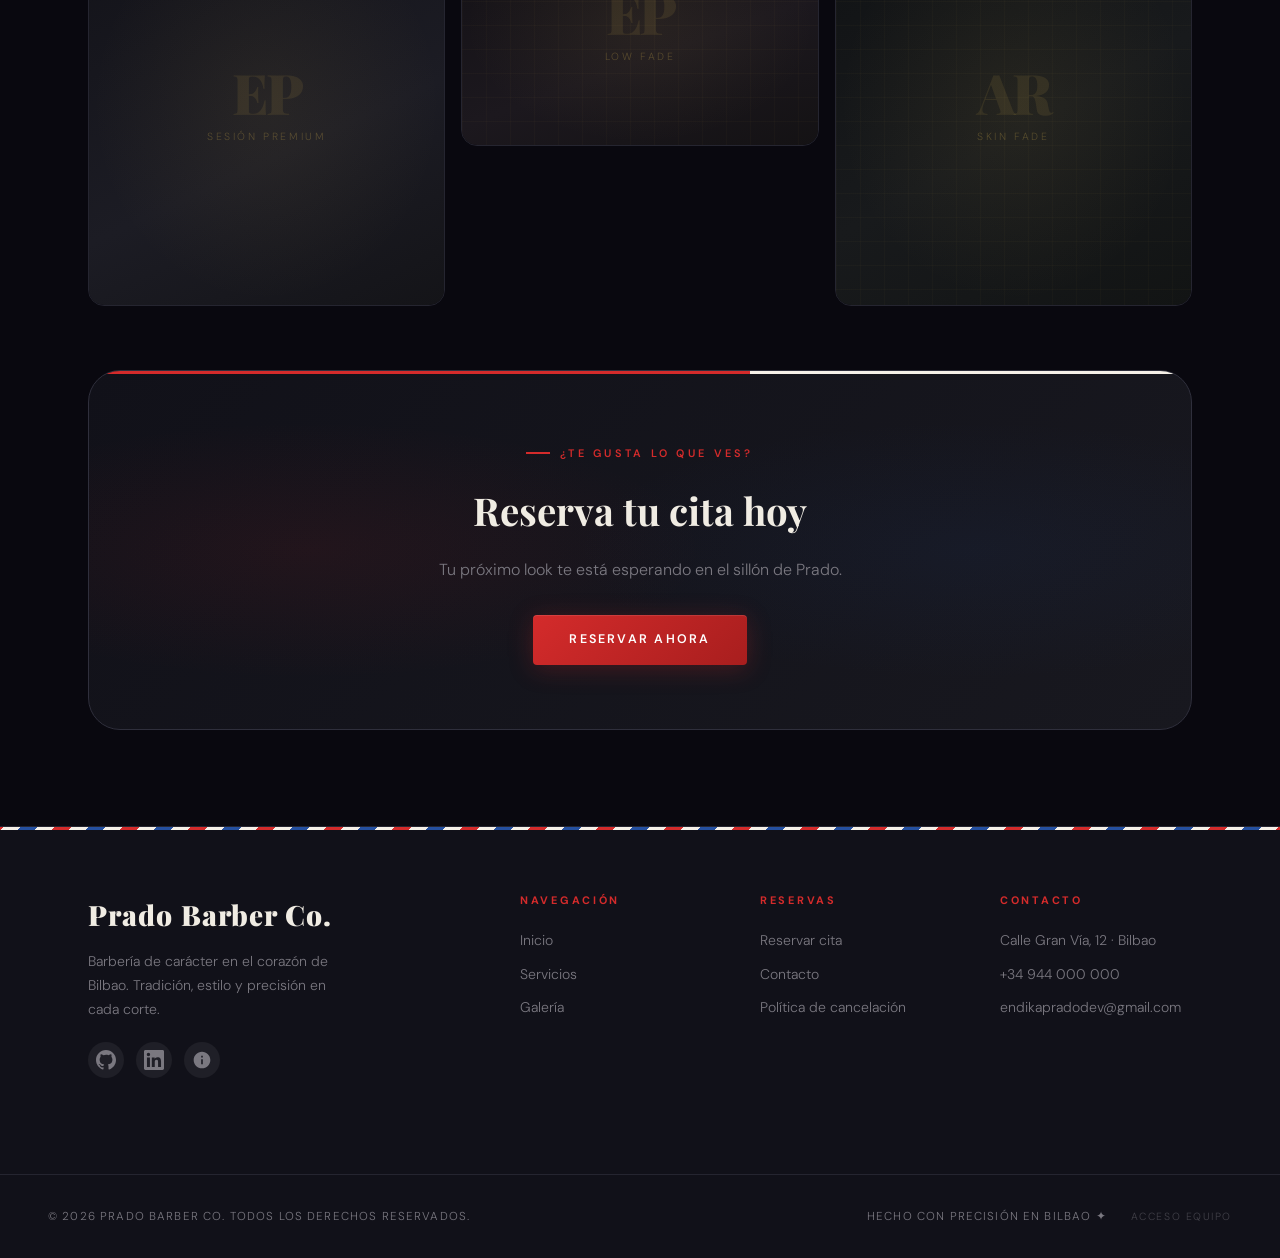
<file: galeria.html>
<!DOCTYPE html>
<html lang="es">
    <head>
        <meta charset="UTF-8" />
        <meta name="viewport" content="width=device-width, initial-scale=1.0" />
        <meta name="theme-color" content="#0a0c16">
        <title>Galería · Prado Barber Co.</title>
        <link rel="shortcut icon" href="img/logo.png" />

        <link rel="stylesheet" href="assets/css/variables.css" />
        <link rel="stylesheet" href="assets/css/layout.css" />
        <link rel="stylesheet" href="assets/css/components.css" />
        <link rel="stylesheet" href="assets/css/home.css" />
        <link rel="stylesheet" href="assets/css/mobile.css" />
        <link rel="stylesheet" href="assets/css/galeria.css" />

        <script src="assets/js/main.js?v=1" defer></script>
        <script src="assets/js/galery.js?v=1" defer></script>
    </head>
    <body>

        <nav class="navbar">
            <div class="nav-left">
            <a href="index.html" class="nav-logo">
            <div class="nav-brand-name">
                <span class="nbn-prado">PRADO</span>
                <span class="nbn-separator"></span>
                <span class="nbn-sub" style="transform: translateY(2px);">BARBER<br />CO.</span>
            </div>
            </a>
            </div>
            <div class="nav-links">
                <a href="index.html">Inicio</a>
                <a href="servicios.html">Servicios</a>

                <a href="galeria.html" class="active">Galería</a>
                <a href="contacto.html">Contacto</a>
                <a href="reservas.html" class="nav-cta">Reservar</a>
            </div>
            <button class="hamburger" aria-label="Menú">
                <span></span><span></span><span></span>
            </button>
        </nav>

        <!-- PAGE HEADER -->
        <div
            style="padding:9rem 3rem 3rem; text-align:center; max-width:600px; margin:0 auto;">
            <span class="section-label">Nuestro trabajo habla por
                nosotros</span>
            <h1 class="section-title">Galería de<br /><em>trabajos</em></h1>
            <div class="gold-divider" style="margin:1.5rem auto;"></div>
            <p class="section-sub" style="margin:0 auto;">
                Cada corte es una obra. Aquí dejamos constancia del oficio.
            </p>
        </div>

        <!-- STATS -->
        <div class="gallery-stats">
            <div class="gstat reveal">
                <div class="gstat-num" data-target="320"
                    data-suffix="+">0+</div>
                <div class="gstat-label">Trabajos realizados</div>
            </div>
            <div class="gstat reveal reveal-delay-1">
                <div class="gstat-num" data-target="4.9"
                    data-decimal="true">0.0</div>
                <div class="gstat-label">Valoración media</div>
            </div>
            <div class="gstat reveal reveal-delay-2">
                <div class="gstat-num" data-target="3" data-suffix=" barberos">0
                    barberos</div>
                <div class="gstat-label">Especialistas</div>
            </div>
        </div>

        <!-- FILTERS -->
        <div class="gallery-wrapper">
            <div class="gallery-filters reveal">
                <button class="filter-btn active"
                    data-filter="all">Todos</button>
                <button class="filter-btn" data-filter="corte">Cortes</button>
                <button class="filter-btn" data-filter="barba">Barba</button>
                <button class="filter-btn"
                    data-filter="degradado">Degradados</button>
                <button class="filter-btn"
                    data-filter="premium">Premium</button>
            </div>

            <!-- MASONRY GRID -->
            <div class="masonry-grid" id="gallery-grid">

                <!-- Item 1 -->
                <div class="gallery-item reveal" data-category="degradado"
                    data-index="0">
                    <div
                        class="gallery-photo-placeholder gh-tall gp-1 gp-glow gp-lines">
                        <div class="gallery-photo-inner">
                            <div class="gp-icon">EP</div>
                            <div class="gp-label">High Fade</div>
                        </div>
                    </div>
                    <div class="gallery-overlay">
                        <span class="overlay-tag">Degradado</span>
                        <div class="overlay-title">High Fade con textura</div>
                        <div class="overlay-barber">por Endika Prado</div>
                    </div>
                </div>

                <!-- Item 2 -->
                <div class="gallery-item reveal reveal-delay-1"
                    data-category="barba" data-index="1">
                    <div class="gallery-photo-placeholder gh-medium gp-2">
                        <div class="gallery-photo-inner">
                            <div class="gp-icon">MV</div>
                            <div class="gp-label">Barba Esculpida</div>
                        </div>
                    </div>
                    <div class="gallery-overlay">
                        <span class="overlay-tag">Barba</span>
                        <div class="overlay-title">Barba esculpida con
                            navaja</div>
                        <div class="overlay-barber">por Marcos Vila</div>
                    </div>
                </div>

                <!-- Item 3 -->
                <div class="gallery-item reveal reveal-delay-2"
                    data-category="corte" data-index="2">
                    <div
                        class="gallery-photo-placeholder gh-short gp-3 gp-lines">
                        <div class="gallery-photo-inner">
                            <div class="gp-icon">AR</div>
                            <div class="gp-label">Corte Clásico</div>
                        </div>
                    </div>
                    <div class="gallery-overlay">
                        <span class="overlay-tag">Corte</span>
                        <div class="overlay-title">Corte clásico a tijera</div>
                        <div class="overlay-barber">por Alex Ramos</div>
                    </div>
                </div>

                <!-- Item 4 -->
                <div class="gallery-item reveal reveal-delay-1"
                    data-category="premium" data-index="3">
                    <div
                        class="gallery-photo-placeholder gh-xtall gp-4 gp-glow">
                        <div class="gallery-photo-inner">
                            <div class="gp-icon">EP</div>
                            <div class="gp-label">Sesión Premium</div>
                        </div>
                    </div>
                    <div class="gallery-overlay">
                        <span class="overlay-tag">Premium</span>
                        <div class="overlay-title">Sesión completa con
                            masaje</div>
                        <div class="overlay-barber">por Endika Prado</div>
                    </div>
                </div>

                <!-- Item 5 -->
                <div class="gallery-item reveal reveal-delay-3"
                    data-category="degradado" data-index="4">
                    <div
                        class="gallery-photo-placeholder gh-medium gp-5 gp-lines">
                        <div class="gallery-photo-inner">
                            <div class="gp-icon">AR</div>
                            <div class="gp-label">Mid Fade</div>
                        </div>
                    </div>
                    <div class="gallery-overlay">
                        <span class="overlay-tag">Degradado</span>
                        <div class="overlay-title">Mid fade con diseño
                            lateral</div>
                        <div class="overlay-barber">por Alex Ramos</div>
                    </div>
                </div>

                <!-- Item 6 -->
                <div class="gallery-item reveal reveal-delay-2"
                    data-category="barba" data-index="5">
                    <div class="gallery-photo-placeholder gh-tall gp-6 gp-glow">
                        <div class="gallery-photo-inner">
                            <div class="gp-icon">MV</div>
                            <div class="gp-label">Afeitado Navaja</div>
                        </div>
                    </div>
                    <div class="gallery-overlay">
                        <span class="overlay-tag">Barba</span>
                        <div class="overlay-title">Afeitado clásico con toalla
                            caliente</div>
                        <div class="overlay-barber">por Marcos Vila</div>
                    </div>
                </div>

                <!-- Item 7 -->
                <div class="gallery-item reveal reveal-delay-4"
                    data-category="corte" data-index="6">
                    <div class="gallery-photo-placeholder gh-short gp-7">
                        <div class="gallery-photo-inner">
                            <div class="gp-icon">EP</div>
                            <div class="gp-label">Texturizado</div>
                        </div>
                    </div>
                    <div class="gallery-overlay">
                        <span class="overlay-tag">Corte</span>
                        <div class="overlay-title">Texturizado natural</div>
                        <div class="overlay-barber">por Endika Prado</div>
                    </div>
                </div>

                <!-- Item 8 -->
                <div class="gallery-item reveal reveal-delay-3"
                    data-category="degradado" data-index="7">
                    <div
                        class="gallery-photo-placeholder gh-medium gp-8 gp-lines gp-glow">
                        <div class="gallery-photo-inner">
                            <div class="gp-icon">EP</div>
                            <div class="gp-label">Low Fade</div>
                        </div>
                    </div>
                    <div class="gallery-overlay">
                        <span class="overlay-tag">Degradado</span>
                        <div class="overlay-title">Low fade con acabado
                            perfecto</div>
                        <div class="overlay-barber">por Endika Prado</div>
                    </div>
                </div>

                <!-- Item 9 -->
                <div class="gallery-item reveal reveal-delay-5"
                    data-category="premium" data-index="8">
                    <div class="gallery-photo-placeholder gh-tall gp-9 gp-glow">
                        <div class="gallery-photo-inner">
                            <div class="gp-icon">MV</div>
                            <div class="gp-label">Corte + Barba</div>
                        </div>
                    </div>
                    <div class="gallery-overlay">
                        <span class="overlay-tag">Premium</span>
                        <div class="overlay-title">Pack Corte + Barba
                            esculpida</div>
                        <div class="overlay-barber">por Marcos Vila</div>
                    </div>
                </div>

                <!-- Item 10 -->
                <div class="gallery-item reveal reveal-delay-4"
                    data-category="corte" data-index="9">
                    <div
                        class="gallery-photo-placeholder gh-medium gp-10 gp-lines">
                        <div class="gallery-photo-inner">
                            <div class="gp-icon">AR</div>
                            <div class="gp-label">Corte Urbano</div>
                        </div>
                    </div>
                    <div class="gallery-overlay">
                        <span class="overlay-tag">Corte</span>
                        <div class="overlay-title">Corte urbano con acabado
                            mate</div>
                        <div class="overlay-barber">por Alex Ramos</div>
                    </div>
                </div>

                <!-- Item 11 -->
                <div class="gallery-item reveal reveal-delay-2"
                    data-category="barba" data-index="10">
                    <div class="gallery-photo-placeholder gh-short gp-11">
                        <div class="gallery-photo-inner">
                            <div class="gp-icon">MV</div>
                            <div class="gp-label">Perfilado</div>
                        </div>
                    </div>
                    <div class="gallery-overlay">
                        <span class="overlay-tag">Barba</span>
                        <div class="overlay-title">Perfilado y arreglo
                            express</div>
                        <div class="overlay-barber">por Marcos Vila</div>
                    </div>
                </div>

                <!-- Item 12 -->
                <div class="gallery-item reveal reveal-delay-5"
                    data-category="degradado" data-index="11">
                    <div
                        class="gallery-photo-placeholder gh-xtall gp-12 gp-glow gp-lines">
                        <div class="gallery-photo-inner">
                            <div class="gp-icon">AR</div>
                            <div class="gp-label">Skin Fade</div>
                        </div>
                    </div>
                    <div class="gallery-overlay">
                        <span class="overlay-tag">Degradado</span>
                        <div class="overlay-title">Skin fade con diseño</div>
                        <div class="overlay-barber">por Alex Ramos</div>
                    </div>
                </div>

            </div><!-- /masonry -->

            <!-- CTA -->
            <div class="cta-banner reveal" style="margin-top:4rem;">
                <span class="section-label">¿Te gusta lo que ves?</span>
                <h2>Reserva tu cita hoy</h2>
                <p>Tu próximo look te está esperando en el sillón de Prado.</p>
                <a href="reservas.html" class="btn btn-primary">Reservar ahora</a>
            </div>
        </div>

        <!-- LIGHTBOX -->
        <div class="lightbox" id="lightbox" role="dialog" aria-modal="true"
            aria-label="Imagen ampliada">
            <div class="lightbox-inner" id="lightbox-inner">
                <div class="lightbox-photo" id="lightbox-photo">
                    <button class="lightbox-close" id="lb-close"
                        aria-label="Cerrar">✕</button>
                    <button class="lightbox-nav lightbox-prev" id="lb-prev"
                        aria-label="Anterior">‹</button>
                    <button class="lightbox-nav lightbox-next" id="lb-next"
                        aria-label="Siguiente">›</button>
                </div>
                <div class="lightbox-info">
                    <div class="lightbox-tag" id="lb-tag"></div>
                    <div class="lightbox-title" id="lb-title"></div>
                    <div class="lightbox-meta">
                        <span id="lb-barber"></span>
                    </div>
                </div>
            </div>
        </div>

        <footer>
            <div class="footer-grid">
                <div class="footer-brand">
                    <div class="brand">Prado Barber Co.</div>
                    <p>Barbería de carácter en el corazón de Bilbao. Tradición,
                        estilo y precisión en cada corte.</p>
                    <div class="footer-social">
                        <a href="https://github.com/endikaprad/" target="_blank" rel="noopener" aria-label="GitHub">
                            <svg xmlns="http://www.w3.org/2000/svg" width="20" height="20" viewBox="0 0 24 24" fill="currentColor"><path d="M12 0C5.37 0 0 5.37 0 12c0 5.3 3.44 9.8 8.21 11.39.6.11.82-.26.82-.58v-2.03c-3.34.73-4.04-1.61-4.04-1.61-.55-1.39-1.34-1.76-1.34-1.76-1.09-.75.08-.73.08-.73 1.21.08 1.85 1.24 1.85 1.24 1.07 1.84 2.81 1.31 3.5 1 .11-.78.42-1.31.76-1.61-2.67-.3-5.47-1.33-5.47-5.93 0-1.31.47-2.38 1.24-3.22-.12-.3-.54-1.52.12-3.18 0 0 1.01-.32 3.3 1.23a11.5 11.5 0 0 1 3-.4c1.02.005 2.04.138 3 .4 2.28-1.55 3.29-1.23 3.29-1.23.66 1.66.24 2.88.12 3.18.77.84 1.24 1.91 1.24 3.22 0 4.61-2.81 5.63-5.48 5.92.43.37.81 1.1.81 2.22v3.29c0 .32.22.7.83.58C20.57 21.8 24 17.3 24 12c0-6.63-5.37-12-12-12z"/></svg>
                        </a>
                        <a href="https://www.linkedin.com/in/endika-prado-45a250410/" target="_blank" rel="noopener" aria-label="LinkedIn">
                            <svg xmlns="http://www.w3.org/2000/svg" width="20" height="20" viewBox="0 0 24 24" fill="currentColor"><path d="M20.45 20.45h-3.55v-5.57c0-1.33-.03-3.04-1.85-3.04-1.85 0-2.13 1.45-2.13 2.94v5.67H9.37V9h3.41v1.56h.05c.47-.9 1.63-1.85 3.36-1.85 3.59 0 4.26 2.37 4.26 5.45v6.29zM5.34 7.43a2.06 2.06 0 1 1 0-4.12 2.06 2.06 0 0 1 0 4.12zM7.12 20.45H3.56V9h3.56v11.45zM22.22 0H1.77C.79 0 0 .77 0 1.72v20.56C0 23.23.79 24 1.77 24h20.45C23.21 24 24 23.23 24 22.28V1.72C24 .77 23.21 0 22.22 0z"/></svg>
                        </a>
                        <a href="https://www.infojobs.net/candidate/cv/view/index.xhtml?dgv=6932569634510145273" target="_blank" rel="noopener" aria-label="InfoJobs">
                            <svg xmlns="http://www.w3.org/2000/svg" width="20" height="20" viewBox="0 0 24 24" fill="currentColor"><path d="M12 2C6.48 2 2 6.48 2 12s4.48 10 10 10 10-4.48 10-10S17.52 2 12 2zm1 15h-2v-6h2v6zm0-8h-2V7h2v2z"/></svg>
                        </a>
                    </div>
                </div>
                <div class="footer-col">
                    <h4>Navegación</h4>
                    <a href="index.html">Inicio</a>
                    <a href="servicios.html">Servicios</a>
    
                    <a href="galeria.html">Galería</a>
                </div>
                <div class="footer-col">
                    <h4>Reservas</h4>
                    <a href="reservas.html">Reservar cita</a>
                    <a href="contacto.html">Contacto</a>
                    <a href="#">Política de cancelación</a>
                </div>
                <div class="footer-col">
                    <h4>Contacto</h4>
                    <a href="#">Calle Gran Vía, 12 · Bilbao</a>
                    <a href="tel:+34944000000">+34 944 000 000</a>
                    <a href="mailto:endikapradodev@gmail.com">endikapradodev@gmail.com</a>
                </div>
            </div>
            <div class="footer-bottom">
                <span>© 2026 Prado Barber Co. Todos los derechos
                    reservados.</span>
                <div style="display:flex; align-items:center; gap:1.5rem;">
                    <span>Hecho con precisión en Bilbao ✦</span>
                    <a href="backend/admin.php"
                        target="_blank"
                        style="font-size:.65rem; letter-spacing:.15em; text-transform:uppercase;
                            color:var(--color-muted); opacity:0.45; transition:opacity .3s;"
                        onmouseover="this.style.opacity='1'"
                        onmouseout="this.style.opacity='0.45'">
                        Acceso equipo
                    </a>
                </div>
            </div>
        </footer>

    </body>
</html>
</file>
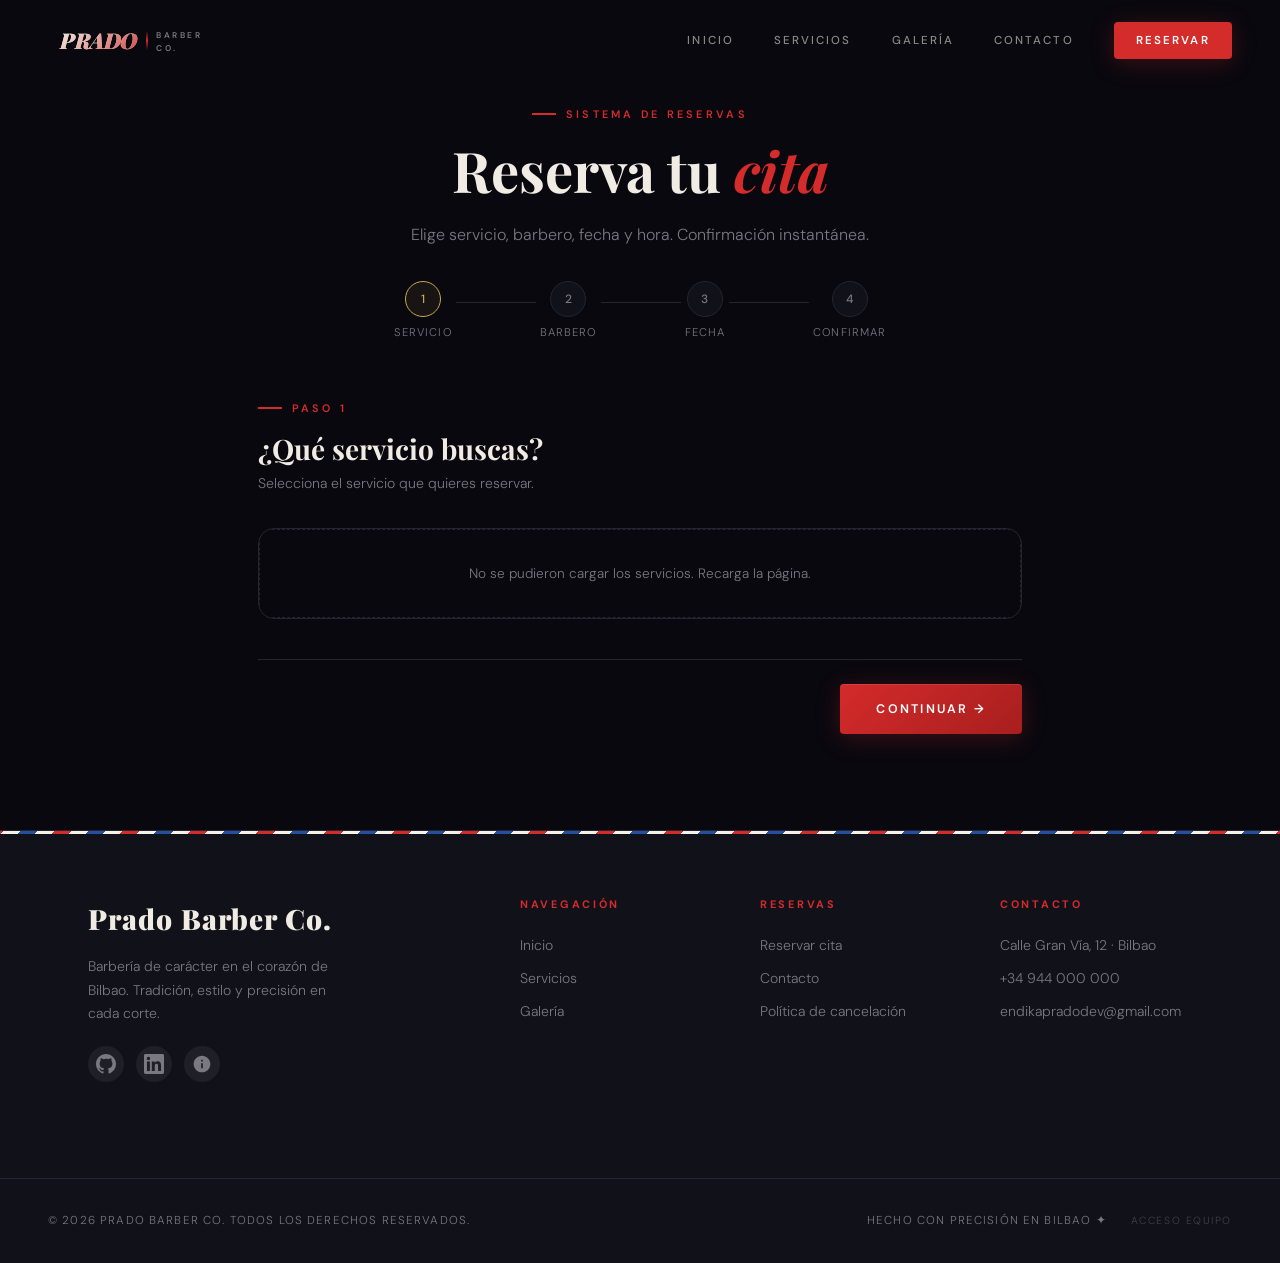
<file: reservas.html>
<!DOCTYPE html>
<html lang="es">
    <head>
        <meta charset="UTF-8" />
        <meta name="viewport" content="width=device-width, initial-scale=1.0" />
        <meta name="theme-color" content="#0a0c16">
        <title>Reservas · Prado Barber Co.</title>
        <link rel="shortcut icon" href="img/logo.png" />

        <link rel="stylesheet" href="assets/css/variables.css" />
        <link rel="stylesheet" href="assets/css/layout.css" />
        <link rel="stylesheet" href="assets/css/components.css" />
        <link rel="stylesheet" href="assets/css/booking.css" />
        <link rel="stylesheet" href="assets/css/mobile.css" />

        <script src="assets/js/main.js?v=1" defer></script>
        <script src="assets/js/booking.js?v=1" defer></script>

        <style>
        /* ===== FIELD VALIDATION ERRORS ===== */
        .field-error {
            display: none;
            align-items: center;
            gap: 0.4rem;
            font-size: 0.76rem;
            color: #e05555;
            margin-top: 0.35rem;
            padding: 0.4rem 0.65rem;
            background: rgba(212, 43, 43, 0.07);
            border-left: 2px solid rgba(212, 43, 43, 0.5);
            border-radius: 0 var(--radius-sm) var(--radius-sm) 0;
            line-height: 1.4;
        }
        .form-group input.input-error,
        .form-group textarea.input-error {
            border-color: rgba(212, 43, 43, 0.7) !important;
            box-shadow: 0 0 0 3px rgba(212, 43, 43, 0.1) !important;
        }
        @keyframes shakeField {
            0%, 100% { transform: translateX(0); }
            20%       { transform: translateX(-6px); }
            40%       { transform: translateX(6px); }
            60%       { transform: translateX(-4px); }
            80%       { transform: translateX(4px); }
        }
        .form-group input.input-error {
            animation: shakeField 0.4s ease;
        }
        .client-fields {
            display: grid;
            grid-template-columns: 1fr 1fr;
            gap: 1rem;
            margin-bottom: 1rem;
        }
        .client-fields .form-group {
            display: flex;
            flex-direction: column;
        }
        .client-fields .span-full {
            grid-column: 1 / -1;
        }
        @media (max-width: 600px) {
            .client-fields { grid-template-columns: 1fr; }
        }

        /* ===== PHONE PREFIX SELECTOR ===== */
        .phone-field-wrap {
            display: flex;
            background: var(--color-surface2);
            border: 1px solid var(--color-border);
            border-radius: var(--radius-md);
            overflow: visible;
            position: relative;
            transition: border-color var(--transition), box-shadow var(--transition);
        }
        .phone-field-wrap:focus-within {
            border-color: var(--red);
            box-shadow: 0 0 0 3px rgba(212,43,43,0.1);
        }
        .phone-field-wrap.input-error {
            border-color: rgba(212, 43, 43, 0.7) !important;
            box-shadow: 0 0 0 3px rgba(212, 43, 43, 0.1) !important;
            animation: shakeField 0.4s ease;
        }
        .prefix-btn {
            display: flex;
            align-items: center;
            gap: 5px;
            padding: 0 10px 0 12px;
            min-height: 46px;
            background: transparent;
            border: none;
            border-right: 1px solid var(--color-border);
            cursor: pointer;
            font-family: var(--font-body);
            font-size: 0.82rem;
            color: var(--color-text);
            white-space: nowrap;
            flex-shrink: 0;
            transition: background var(--transition);
            border-radius: var(--radius-md) 0 0 var(--radius-md);
        }
        .prefix-btn:hover { background: rgba(245,240,232,0.04); }
        .prefix-btn:focus { outline: none; }
        .prefix-flag { font-size: 16px; line-height: 1; }
        .prefix-code { color: var(--color-muted); font-size: 0.78rem; font-weight: 500; }
        .prefix-chevron {
            font-size: 0.6rem;
            color: var(--color-muted);
            margin-left: 1px;
            transition: transform 0.2s ease;
        }
        .prefix-chevron.open { transform: rotate(180deg); }
        .phone-input-inner {
            flex: 1;
            background: transparent !important;
            border: none !important;
            box-shadow: none !important;
            border-radius: 0 var(--radius-md) var(--radius-md) 0 !important;
            padding: 0.85rem 1rem !important;
            color: var(--color-text);
            font-family: var(--font-body);
            font-size: 0.9rem;
            min-width: 0;
        }
        .phone-input-inner:focus {
            outline: none;
            border: none !important;
            box-shadow: none !important;
        }
        /* Dropdown */
        .prefix-dropdown {
            display: none;
            position: absolute;
            top: calc(100% + 6px);
            left: 0;
            width: 290px;
            background: var(--color-surface);
            border: 1px solid var(--color-border2);
            border-radius: var(--radius-md);
            box-shadow: 0 8px 32px rgba(0,0,0,0.45);
            z-index: 500;
            overflow: hidden;
        }
        .prefix-dropdown.open { display: block; }
        .prefix-search-wrap {
            padding: 10px;
            border-bottom: 1px solid var(--color-border);
        }
        .prefix-search {
            width: 100%;
            background: var(--color-surface2) !important;
            border: 1px solid var(--color-border) !important;
            border-radius: var(--radius-sm) !important;
            padding: 0.5rem 0.75rem !important;
            color: var(--color-text) !important;
            font-family: var(--font-body);
            font-size: 0.82rem;
            box-sizing: border-box;
        }
        .prefix-search:focus {
            outline: none;
            border-color: var(--red) !important;
            box-shadow: none !important;
        }
        .prefix-country-list {
            max-height: 220px;
            overflow-y: auto;
            padding: 4px 0;
        }
        .prefix-country-list::-webkit-scrollbar { width: 4px; }
        .prefix-country-list::-webkit-scrollbar-thumb {
            background: var(--color-border2);
            border-radius: 2px;
        }
        .prefix-country-item {
            display: flex;
            align-items: center;
            gap: 10px;
            padding: 9px 14px;
            cursor: pointer;
            font-size: 0.82rem;
            color: var(--color-text);
            transition: background 0.1s;
        }
        .prefix-country-item:hover,
        .prefix-country-item.active { background: rgba(245,240,232,0.05); }
        .prefix-country-item .ci-flag { font-size: 17px; line-height: 1; flex-shrink: 0; }
        .prefix-country-item .ci-name { flex: 1; }
        .prefix-country-item .ci-dial {
            color: var(--color-muted);
            font-size: 0.75rem;
            font-weight: 500;
            flex-shrink: 0;
        }
        /* Phone hint */
        .phone-hint {
            font-size: 0.72rem;
            margin-top: 0.35rem;
            min-height: 18px;
            display: flex;
            align-items: center;
            gap: 5px;
            padding-left: 2px;
        }
        .phone-hint.valid   { color: #22c55e; }
        .phone-hint.invalid { color: #e05555; }
        .phone-hint.typing  { color: var(--color-muted); }
        </style>
    </head>
    <body>

        <nav class="navbar">
            <div class="nav-left">
            <a href="index.html" class="nav-logo">
            <div class="nav-brand-name">
                <span class="nbn-prado">PRADO</span>
                <span class="nbn-separator"></span>
                <span class="nbn-sub" style="transform: translateY(2px);">BARBER<br />CO.</span>
            </div>
            </a>
            </div>
            <div class="nav-links">
                <a href="index.html">Inicio</a>
                <a href="servicios.html">Servicios</a>

                <a href="galeria.html">Galería</a>
                <a href="contacto.html">Contacto</a>
                <a href="reservas.html" class="nav-cta active">Reservar</a>
            </div>
            <button class="hamburger" aria-label="Menú">
                <span></span><span></span><span></span>
            </button>
        </nav>

        <div class="booking-hero">
            <span class="section-label">Sistema de reservas</span>
            <h1 class="section-title">Reserva tu <em>cita</em></h1>
            <p class="section-sub" style="margin:0 auto;">
                Elige servicio, barbero, fecha y hora. Confirmación instantánea.
            </p>
        </div>

        <div class="booking-wrapper">

            <div class="steps-bar">
                <div class="step-item">
                    <div class="step-wrapper">
                        <div class="step-circle active">1</div>
                        <div class="step-label">Servicio</div>
                    </div>
                </div>
                <div class="step-line"></div>
                <div class="step-item">
                    <div class="step-wrapper">
                        <div class="step-circle">2</div>
                        <div class="step-label">Barbero</div>
                    </div>
                </div>
                <div class="step-line"></div>
                <div class="step-item">
                    <div class="step-wrapper">
                        <div class="step-circle">3</div>
                        <div class="step-label">Fecha</div>
                    </div>
                </div>
                <div class="step-line"></div>
                <div class="step-item">
                    <div class="step-wrapper">
                        <div class="step-circle">4</div>
                        <div class="step-label">Confirmar</div>
                    </div>
                </div>
            </div>

            <!-- STEP 1 -->
            <div class="step-panel active" id="step-1">
                <span class="section-label">Paso 1</span>
                <h2 class="section-title" style="font-size:1.75rem; margin-bottom:0.5rem;">¿Qué servicio buscas?</h2>
                <p style="color:var(--color-muted); font-size:.875rem; margin-bottom:2rem;">Selecciona el servicio que quieres reservar.</p>
                <div class="service-select-grid" id="service-grid"></div>
                <div class="booking-nav" style="justify-content:flex-end;">
                    <button class="btn btn-primary" id="btn-next-1" disabled>Continuar →</button>
                </div>
            </div>

            <!-- STEP 2 -->
            <div class="step-panel" id="step-2">
                <span class="section-label">Paso 2</span>
                <h2 class="section-title" style="font-size:1.75rem; margin-bottom:0.5rem;">Elige tu barbero</h2>
                <p style="color:var(--color-muted); font-size:.875rem; margin-bottom:2rem;">¿Con quién prefieres trabajar hoy?</p>
                <div class="barber-select-grid" id="barber-grid"></div>
                <div class="booking-nav">
                    <button class="btn btn-ghost" id="btn-back-2">← Volver</button>
                    <button class="btn btn-primary" id="btn-next-2" disabled>Continuar →</button>
                </div>
            </div>

            <!-- STEP 3 -->
            <div class="step-panel" id="step-3">
                <span class="section-label">Paso 3</span>
                <h2 class="section-title" style="font-size:1.75rem; margin-bottom:0.5rem;">Fecha y hora</h2>
                <p style="color:var(--color-muted); font-size:.875rem; margin-bottom:2rem;">Los domingos permanecemos cerrados.</p>
                <div class="calendar-wrapper">
                    <div class="cal-header">
                        <span class="cal-title" id="cal-title"></span>
                        <div class="cal-nav">
                            <button onclick="calNav(-1)" aria-label="Mes anterior">‹</button>
                            <button onclick="calNav(1)" aria-label="Mes siguiente">›</button>
                        </div>
                    </div>
                    <div class="cal-days-header">
                        <div class="cal-day-label">Lun</div>
                        <div class="cal-day-label">Mar</div>
                        <div class="cal-day-label">Mié</div>
                        <div class="cal-day-label">Jue</div>
                        <div class="cal-day-label">Vie</div>
                        <div class="cal-day-label">Sáb</div>
                        <div class="cal-day-label">Dom</div>
                    </div>
                    <div class="cal-grid" id="cal-grid"></div>
                </div>
                <h3 style="font-size:.875rem; letter-spacing:.1em; text-transform:uppercase; color:var(--color-muted); margin-bottom:1rem;">Horarios disponibles</h3>
                <div class="time-slots" id="time-slots"></div>
                <div class="booking-nav">
                    <button class="btn btn-ghost" id="btn-back-3">← Volver</button>
                    <button class="btn btn-primary" id="btn-next-3" disabled>Continuar →</button>
                </div>
            </div>

            <!-- STEP 4 -->
            <div class="step-panel" id="step-4">
                <span class="section-label">Paso 4</span>
                <h2 class="section-title" style="font-size:1.75rem; margin-bottom:0.5rem;">Confirma tu reserva</h2>
                <p style="color:var(--color-muted); font-size:.875rem; margin-bottom:2rem;">Revisa el resumen y rellena tus datos.</p>

                <div class="booking-summary">
                    <div class="summary-row"><span class="summary-label">Servicio</span><span id="sum-service">—</span></div>
                    <div class="summary-row"><span class="summary-label">Barbero</span><span id="sum-barber">—</span></div>
                    <div class="summary-row"><span class="summary-label">Fecha</span><span id="sum-date">—</span></div>
                    <div class="summary-row"><span class="summary-label">Hora</span><span id="sum-time">—</span></div>
                    <div class="summary-row"><span class="summary-label">Duración</span><span id="sum-duration">—</span></div>
                    <div class="summary-row summary-total">
                        <span class="summary-label">Total</span>
                        <span class="summary-value" id="sum-price">—</span>
                    </div>
                </div>

                <div class="client-fields">
                    <div class="form-group">
                        <label for="client-name">Nombre completo *</label>
                        <input type="text" id="client-name" placeholder="Ej. Jon Ibáñez" autocomplete="name" />
                    </div>

                    <!-- TELÉFONO CON PREFIJO INTERNACIONAL -->
                    <div class="form-group" id="phone-form-group">
                        <label for="client-phone">Teléfono *</label>
                        <div class="phone-field-wrap" id="phone-field-wrap">
                            <button type="button" class="prefix-btn" id="prefix-btn"
                                    aria-haspopup="listbox" aria-expanded="false"
                                    aria-label="Seleccionar prefijo de país">
                                <span class="prefix-flag" id="prefix-flag">🇪🇸</span>
                                <span class="prefix-code" id="prefix-code">+34</span>
                                <span class="prefix-chevron" id="prefix-chevron">▼</span>
                            </button>
                            <div class="prefix-dropdown" id="prefix-dropdown" role="listbox">
                                <div class="prefix-search-wrap">
                                    <input type="text" class="prefix-search" id="prefix-search"
                                           placeholder="Buscar país..." autocomplete="off" />
                                </div>
                                <div class="prefix-country-list" id="prefix-country-list"></div>
                            </div>
                            <input type="tel" class="phone-input-inner" id="client-phone"
                                   placeholder="6XX XXX XXX" autocomplete="tel-national" />
                        </div>
                        <div class="phone-hint" id="phone-hint"></div>
                        <input type="hidden" id="client-phone-full" />
                    </div>

                    <div class="form-group span-full">
                        <label for="client-email">Email *</label>
                        <input type="email" id="client-email" placeholder="tu@email.com" autocomplete="email" />
                    </div>
                    <div class="form-group span-full">
                        <label for="client-notes">Notas adicionales</label>
                        <textarea id="client-notes" rows="3" placeholder="¿Algo que debamos saber? (opcional)"></textarea>
                    </div>
                </div>

                <div class="booking-nav">
                    <button class="btn btn-ghost" id="btn-back-4">← Volver</button>
                    <button class="btn btn-primary" id="btn-confirm">Confirmar reserva ✦</button>
                </div>
            </div>

            <!-- STEP 5 -->
            <div class="step-panel" id="step-5">
                <div class="confirmation-box">
                    <div class="confirmation-icon">✦</div>
                    <h2>¡Reserva confirmada!</h2>
                    <p>Nos vemos pronto. Te hemos enviado los detalles por email.</p>
                    <div id="confirmation-detail"
                         style="background:var(--color-surface); border:1px solid var(--color-border);
                         border-radius:var(--radius-lg); padding:1.5rem; margin:2rem auto;
                         max-width:400px; font-size:.9rem; line-height:1.8;"></div>
                    <div style="display:flex; gap:1rem; justify-content:center; flex-wrap:wrap;">
                        <a href="index.html" class="btn btn-outline">Volver al inicio</a>
                        <a href="reservas.html" class="btn btn-primary" onclick="location.reload();return false;">Nueva reserva</a>
                    </div>
                </div>
            </div>

        </div>

        <footer>
            <div class="footer-grid">
                <div class="footer-brand">
                    <div class="brand">Prado Barber Co.</div>
                    <p>Barbería de carácter en el corazón de Bilbao. Tradición,
                        estilo y precisión en cada corte.</p>
                    <div class="footer-social">
                        <a href="https://github.com/endikaprad/" target="_blank" rel="noopener" aria-label="GitHub">
                            <svg xmlns="http://www.w3.org/2000/svg" width="20" height="20" viewBox="0 0 24 24" fill="currentColor"><path d="M12 0C5.37 0 0 5.37 0 12c0 5.3 3.44 9.8 8.21 11.39.6.11.82-.26.82-.58v-2.03c-3.34.73-4.04-1.61-4.04-1.61-.55-1.39-1.34-1.76-1.34-1.76-1.09-.75.08-.73.08-.73 1.21.08 1.85 1.24 1.85 1.24 1.07 1.84 2.81 1.31 3.5 1 .11-.78.42-1.31.76-1.61-2.67-.3-5.47-1.33-5.47-5.93 0-1.31.47-2.38 1.24-3.22-.12-.3-.54-1.52.12-3.18 0 0 1.01-.32 3.3 1.23a11.5 11.5 0 0 1 3-.4c1.02.005 2.04.138 3 .4 2.28-1.55 3.29-1.23 3.29-1.23.66 1.66.24 2.88.12 3.18.77.84 1.24 1.91 1.24 3.22 0 4.61-2.81 5.63-5.48 5.92.43.37.81 1.1.81 2.22v3.29c0 .32.22.7.83.58C20.57 21.8 24 17.3 24 12c0-6.63-5.37-12-12-12z"/></svg>
                        </a>
                        <a href="https://www.linkedin.com/in/endika-prado-45a250410/" target="_blank" rel="noopener" aria-label="LinkedIn">
                            <svg xmlns="http://www.w3.org/2000/svg" width="20" height="20" viewBox="0 0 24 24" fill="currentColor"><path d="M20.45 20.45h-3.55v-5.57c0-1.33-.03-3.04-1.85-3.04-1.85 0-2.13 1.45-2.13 2.94v5.67H9.37V9h3.41v1.56h.05c.47-.9 1.63-1.85 3.36-1.85 3.59 0 4.26 2.37 4.26 5.45v6.29zM5.34 7.43a2.06 2.06 0 1 1 0-4.12 2.06 2.06 0 0 1 0 4.12zM7.12 20.45H3.56V9h3.56v11.45zM22.22 0H1.77C.79 0 0 .77 0 1.72v20.56C0 23.23.79 24 1.77 24h20.45C23.21 24 24 23.23 24 22.28V1.72C24 .77 23.21 0 22.22 0z"/></svg>
                        </a>
                        <a href="https://www.infojobs.net/candidate/cv/view/index.xhtml?dgv=6932569634510145273" target="_blank" rel="noopener" aria-label="InfoJobs">
                            <svg xmlns="http://www.w3.org/2000/svg" width="20" height="20" viewBox="0 0 24 24" fill="currentColor"><path d="M12 2C6.48 2 2 6.48 2 12s4.48 10 10 10 10-4.48 10-10S17.52 2 12 2zm1 15h-2v-6h2v6zm0-8h-2V7h2v2z"/></svg>
                        </a>
                    </div>
                </div>
                <div class="footer-col">
                    <h4>Navegación</h4>
                    <a href="index.html">Inicio</a>
                    <a href="servicios.html">Servicios</a>
    
                    <a href="galeria.html">Galería</a>
                </div>
                <div class="footer-col">
                    <h4>Reservas</h4>
                    <a href="reservas.html">Reservar cita</a>
                    <a href="contacto.html">Contacto</a>
                    <a href="#">Política de cancelación</a>
                </div>
                <div class="footer-col">
                    <h4>Contacto</h4>
                    <a href="#">Calle Gran Vía, 12 · Bilbao</a>
                    <a href="tel:+34944000000">+34 944 000 000</a>
                    <a href="mailto:endikapradodev@gmail.com">endikapradodev@gmail.com</a>
                </div>
            </div>
            <div class="footer-bottom">
                <span>© 2026 Prado Barber Co. Todos los derechos
                    reservados.</span>
                <div style="display:flex; align-items:center; gap:1.5rem;">
                    <span>Hecho con precisión en Bilbao ✦</span>
                    <a href="backend/admin.php"
                        target="_blank"
                        style="font-size:.65rem; letter-spacing:.15em; text-transform:uppercase;
                            color:var(--color-muted); opacity:0.45; transition:opacity .3s;"
                        onmouseover="this.style.opacity='1'"
                        onmouseout="this.style.opacity='0.45'">
                        Acceso equipo
                    </a>
                </div>
            </div>
        </footer>
    </body>
</html>
</file>
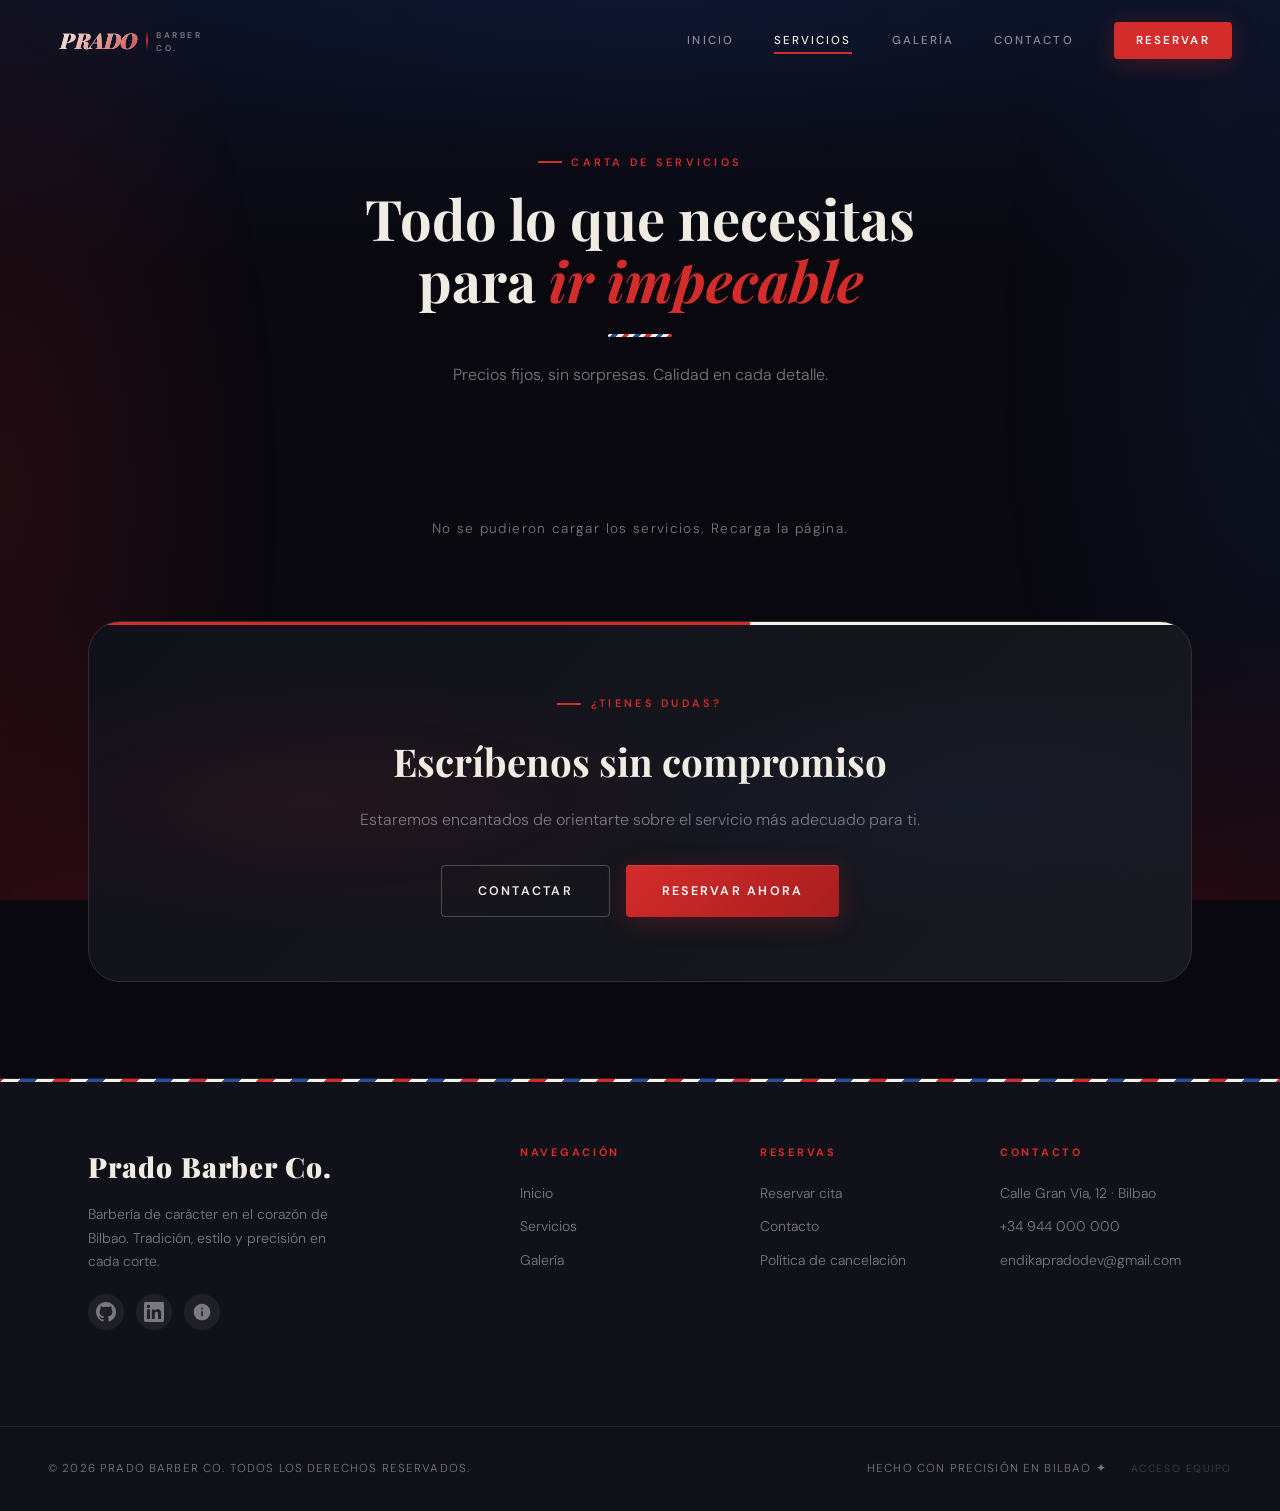
<file: servicios.html>
<!DOCTYPE html>
<html lang="es">
    <head>
        <meta charset="UTF-8" />
        <meta name="viewport" content="width=device-width, initial-scale=1.0" />
        <meta name="theme-color" content="#0a0c16">
        <link rel="shortcut icon" href="img/logo.png" />
        <title>Servicios · Prado Barber Co.</title>
        <link rel="stylesheet" href="assets/css/variables.css" />
        <link rel="stylesheet" href="assets/css/layout.css" />
        <link rel="stylesheet" href="assets/css/components.css" />
        <link rel="stylesheet" href="assets/css/home.css" />
        <link rel="stylesheet" href="assets/css/mobile.css" />
        <link rel="stylesheet" href="assets/css/servicios.css" />

        <script src="assets/js/main.js?v=1" defer></script>
        <script src="assets/js/servicios.js?v=1" defer></script>
    </head>
    <body>

        <nav class="navbar">
            <div class="nav-left">
            <a href="index.html" class="nav-logo">
            <div class="nav-brand-name">
                <span class="nbn-prado">PRADO</span>
                <span class="nbn-separator"></span>
                <span class="nbn-sub" style="transform: translateY(2px);">BARBER<br />CO.</span>
            </div>
            </a>
            </div>
            <div class="nav-links">
                <a href="index.html">Inicio</a>
                <a href="servicios.html" class="active">Servicios</a>

                <a href="galeria.html">Galería</a>
                <a href="contacto.html">Contacto</a>
                <a href="reservas.html" class="nav-cta">Reservar</a>
            </div>
            <button class="hamburger" aria-label="Menú">
                <span></span><span></span><span></span>
            </button>
        </nav>

        <div class="page-hero">
            <span class="section-label">Carta de servicios</span>
            <h1 class="section-title">Todo lo que necesitas<br />para <em>ir
                    impecable</em></h1>
            <div class="gold-divider" style="margin:1.5rem auto;"></div>
            <p class="section-sub" style="margin:0 auto;">
                Precios fijos, sin sorpresas. Calidad en cada detalle.
            </p>
        </div>

        <div class="services-full">
            <div id="svc-loading" style="text-align:center;padding:4rem 0;color:var(--color-muted);font-size:.85rem;letter-spacing:.1em;">
                Cargando servicios…
            </div>
            <div id="svc-grid"></div>

            <!-- CTA -->
            <div class="cta-banner reveal" style="margin-top:1rem;">
                <span class="section-label">¿Tienes dudas?</span>
                <h2>Escríbenos sin compromiso</h2>
                <p>Estaremos encantados de orientarte sobre el servicio más
                    adecuado para ti.</p>
                <div
                    style="display:flex; gap:1rem; justify-content:center; flex-wrap:wrap;">
                    <a href="contacto.html"
                        class="btn btn-outline">Contactar</a>
                    <a href="reservas.html" class="btn btn-primary">Reservar
                        ahora</a>
                </div>
            </div>
        </div>

        <footer>
            <div class="footer-grid">
                <div class="footer-brand">
                    <div class="brand">Prado Barber Co.</div>
                    <p>Barbería de carácter en el corazón de Bilbao. Tradición,
                        estilo y precisión en cada corte.</p>
                    <div class="footer-social">
                        <a href="https://github.com/endikaprad/" target="_blank" rel="noopener" aria-label="GitHub">
                            <svg xmlns="http://www.w3.org/2000/svg" width="20" height="20" viewBox="0 0 24 24" fill="currentColor"><path d="M12 0C5.37 0 0 5.37 0 12c0 5.3 3.44 9.8 8.21 11.39.6.11.82-.26.82-.58v-2.03c-3.34.73-4.04-1.61-4.04-1.61-.55-1.39-1.34-1.76-1.34-1.76-1.09-.75.08-.73.08-.73 1.21.08 1.85 1.24 1.85 1.24 1.07 1.84 2.81 1.31 3.5 1 .11-.78.42-1.31.76-1.61-2.67-.3-5.47-1.33-5.47-5.93 0-1.31.47-2.38 1.24-3.22-.12-.3-.54-1.52.12-3.18 0 0 1.01-.32 3.3 1.23a11.5 11.5 0 0 1 3-.4c1.02.005 2.04.138 3 .4 2.28-1.55 3.29-1.23 3.29-1.23.66 1.66.24 2.88.12 3.18.77.84 1.24 1.91 1.24 3.22 0 4.61-2.81 5.63-5.48 5.92.43.37.81 1.1.81 2.22v3.29c0 .32.22.7.83.58C20.57 21.8 24 17.3 24 12c0-6.63-5.37-12-12-12z"/></svg>
                        </a>
                        <a href="https://www.linkedin.com/in/endika-prado-45a250410/" target="_blank" rel="noopener" aria-label="LinkedIn">
                            <svg xmlns="http://www.w3.org/2000/svg" width="20" height="20" viewBox="0 0 24 24" fill="currentColor"><path d="M20.45 20.45h-3.55v-5.57c0-1.33-.03-3.04-1.85-3.04-1.85 0-2.13 1.45-2.13 2.94v5.67H9.37V9h3.41v1.56h.05c.47-.9 1.63-1.85 3.36-1.85 3.59 0 4.26 2.37 4.26 5.45v6.29zM5.34 7.43a2.06 2.06 0 1 1 0-4.12 2.06 2.06 0 0 1 0 4.12zM7.12 20.45H3.56V9h3.56v11.45zM22.22 0H1.77C.79 0 0 .77 0 1.72v20.56C0 23.23.79 24 1.77 24h20.45C23.21 24 24 23.23 24 22.28V1.72C24 .77 23.21 0 22.22 0z"/></svg>
                        </a>
                        <a href="https://www.infojobs.net/candidate/cv/view/index.xhtml?dgv=6932569634510145273" target="_blank" rel="noopener" aria-label="InfoJobs">
                            <svg xmlns="http://www.w3.org/2000/svg" width="20" height="20" viewBox="0 0 24 24" fill="currentColor"><path d="M12 2C6.48 2 2 6.48 2 12s4.48 10 10 10 10-4.48 10-10S17.52 2 12 2zm1 15h-2v-6h2v6zm0-8h-2V7h2v2z"/></svg>
                        </a>
                    </div>
                </div>
                <div class="footer-col">
                    <h4>Navegación</h4>
                    <a href="index.html">Inicio</a>
                    <a href="servicios.html">Servicios</a>
    
                    <a href="galeria.html">Galería</a>
                </div>
                <div class="footer-col">
                    <h4>Reservas</h4>
                    <a href="reservas.html">Reservar cita</a>
                    <a href="contacto.html">Contacto</a>
                    <a href="#">Política de cancelación</a>
                </div>
                <div class="footer-col">
                    <h4>Contacto</h4>
                    <a href="#">Calle Gran Vía, 12 · Bilbao</a>
                    <a href="tel:+34944000000">+34 944 000 000</a>
                    <a href="mailto:endikapradodev@gmail.com">endikapradodev@gmail.com</a>
                </div>
            </div>
            <div class="footer-bottom">
                <span>© 2026 Prado Barber Co. Todos los derechos
                    reservados.</span>
                <div style="display:flex; align-items:center; gap:1.5rem;">
                    <span>Hecho con precisión en Bilbao ✦</span>
                    <a href="backend/admin.php"
                        target="_blank"
                        style="font-size:.65rem; letter-spacing:.15em; text-transform:uppercase;
                            color:var(--color-muted); opacity:0.45; transition:opacity .3s;"
                        onmouseover="this.style.opacity='1'"
                        onmouseout="this.style.opacity='0.45'">
                        Acceso equipo
                    </a>
                </div>
            </div>
        </footer>

    </body>
</html>
</file>
<file: assets/css/variables.css>
@import url('https://fonts.googleapis.com/css2?family=Playfair+Display:ital,wght@0,400;0,700;0,900;1,400&family=DM+Sans:wght@300;400;500&display=swap');

:root {
    /* === DARK BARBER PALETTE === */
    --color-bg:       #09080f;
    --color-surface:  #111119;
    --color-surface2: #18181f;
    --color-surface3: #1e1e28;

    /* Red / Blue / White trinity */
    --red:          #d42b2b;
    --red-dark:     #a81e1e;
    --red-glow:     rgba(212,43,43,0.18);
    --red-dim:      rgba(212,43,43,0.08);
    --blue:         #1a3a6b;
    --blue-mid:     #2550a0;
    --blue-glow:    rgba(37,80,160,0.18);
    --blue-dim:     rgba(37,80,160,0.08);
    --white-pure:   #f5f0e8;

    /* Gold accent (legacy) */
    --color-gold:       #c9a84c;
    --color-gold-light: #e2c97e;
    --color-gold-dim:   #7a6230;

    /* Text */
    --color-text:   #f0ece3;
    --color-muted:  #7a7880;
    --color-border: #252530;
    --color-border2:#2f2f3c;

    /* Fonts */
    --font-display: 'Playfair Display', Georgia, serif;
    --font-body:    'DM Sans', sans-serif;

    /* Radii */
    --radius-sm: 4px;
    --radius-md: 8px;
    --radius-lg: 16px;
    --radius-xl: 32px;

    --transition:       0.3s cubic-bezier(0.4, 0, 0.2, 1);
    --spring:           cubic-bezier(0.34, 1.56, 0.64, 1);
    --spring-smooth:    cubic-bezier(0.22, 1, 0.36, 1);
    --spring-duration:  0.4s;
    --shadow-red:  0 4px 24px rgba(212,43,43,0.25);
    --shadow-blue: 0 4px 24px rgba(37,80,160,0.25);
    --shadow-gold: 0 0 40px rgba(201,168,76,0.10);
}

*, *::before, *::after { box-sizing:border-box; margin:0; padding:0; }
html { scroll-behavior:smooth; font-size:16px; }

body {
    background-color: var(--color-bg);
    color: var(--color-text);
    font-family: var(--font-body);
    font-weight: 300;
    line-height: 1.7;
    overflow-x: hidden;
}

::selection { background: var(--red); color: #fff; }

/* Scrollbar */
::-webkit-scrollbar { width: 6px; }
::-webkit-scrollbar-track { background: var(--color-surface); }
::-webkit-scrollbar-thumb { background: var(--red); border-radius: 3px; }
::-webkit-scrollbar-thumb:hover { background: var(--red-dark); }
* { scrollbar-width: thin; scrollbar-color: var(--red) var(--color-surface); }
img { display:block; max-width:100%; }
a { color:inherit; text-decoration:none; }
ul, ol { list-style:none; }
button { cursor:pointer; border:none; background:none; font:inherit; }
</file>
<file: assets/css/layout.css>
/* ===================================================
   LAYOUT — Navbar, Footer, Sections
   =================================================== */

/* ===== ANIMATED STRIPE TICKER (top bar) ===== */
.stripe-ticker {
    height: 6px;
    background: repeating-linear-gradient(
        -45deg,
        var(--red)        0px,  var(--red)        12px,
        var(--white-pure) 12px, var(--white-pure)  24px,
        var(--blue-mid)   24px, var(--blue-mid)    36px,
        var(--white-pure) 36px, var(--white-pure)  48px
    );
    background-size: 68px 100%;
    animation: stripeScroll 2s linear infinite;
    position: fixed; top:0; left:0; right:0; z-index:200;
}

@keyframes stripeScroll {
    from { background-position: 0 0; }
    to   { background-position: 68px 0; }
}

/* ===== NAVBAR ===== */
.navbar {
    position: fixed;
    top: 6px; left:0; right:0;
    z-index: 100;
    display: flex;
    align-items: center;
    justify-content: space-between;
    padding: 1rem 3rem;
    -webkit-backdrop-filter: blur(24px) saturate(180%);
    transition: background 0.3s ease, box-shadow 0.3s ease, padding 0.3s ease, border-color 0.3s ease;
}

.navbar.scrolled {
    padding: 0.7rem 3rem;
    background: rgba(9, 8, 15, 0.88);
    box-shadow: 0 4px 32px rgba(0, 0, 0, 0.5);
    border-bottom: 1px solid var(--red);
    transform: translateY(-6px);
    backdrop-filter: blur(24px) saturate(180%);
}

.nav-logo {
    display: flex;
    align-items: center;
    line-height: 1;
}

.nav-logo-img {
    height: 38px;
    width: auto;
    object-fit: contain;
    display: block;
    transition: opacity 0.3s ease;
    filter: brightness(1);
}

.nav-logo-img:hover {
    opacity: 0.85;
}

/* ===== NAVBAR BRAND NAME (next to logo) ===== */
.nav-brand-name {
    display: flex;
    align-items: center;
    gap: 0.55rem;
    margin-left: 0.75rem;
}

.nbn-prado {
    font-family: var(--font-display);
    font-size: 1.35rem;
    font-weight: 900;
    font-style: italic;
    letter-spacing: -0.02em;
    line-height: 1;
    color: var(--color-text);
    position: relative;
}

.nbn-prado::after {
    content: 'PRADO';
    position: absolute;
    inset: 0;
    background: linear-gradient(135deg, var(--color-text) 0%, rgba(212,43,43,0.9) 55%, var(--color-text) 100%);
    -webkit-background-clip: text;
    background-clip: text;
    -webkit-text-fill-color: transparent;
    background-size: 200% 200%;
    animation: nbnShine 4s ease-in-out infinite;
}

@keyframes nbnShine {
    0%, 100% { background-position: 0% 50%; }
    50%       { background-position: 100% 50%; }
}

.nbn-separator {
    width: 2px;
    height: 1.2rem;
    background: linear-gradient(to bottom, transparent, var(--red), transparent);
    border-radius: 2px;
    flex-shrink: 0;
}

.nbn-sub {
    display: flex;
    flex-direction: column;
    gap: 1px;
    font-family: var(--font-body);
    font-size: 0.52rem;
    font-weight: 600;
    letter-spacing: 0.3em;
    text-transform: uppercase;
    color: var(--color-muted);
    line-height: 1.5;
}

/* Mini animated barber pole in logo */
.nav-pole {
    width: 10px;
    height: 40px;
    border-radius: 5px;
    overflow: hidden;
    position: relative;
    flex-shrink: 0;
    box-shadow: 0 0 0 1px rgba(245,240,232,0.1);
}

.nav-pole-inner {
    width: 100%;
    height: 200%;
    background: repeating-linear-gradient(
        -45deg,
        var(--red)        0px,  var(--red)        5px,
        var(--white-pure) 5px,  var(--white-pure)  10px,
        var(--blue-mid)   10px, var(--blue-mid)    15px,
        var(--white-pure) 15px, var(--white-pure)  20px
    );
    background-size: 28px 28px;
    animation: poleScroll 1.2s linear infinite;
}

@keyframes poleScroll {
    from { transform: translateY(0); }
    to   { transform: translateY(-50%); }
}

.nav-logo-text { display:flex; flex-direction:column; line-height:1; gap:3px; }

.nav-logo .brand {
    font-family: var(--font-display);
    font-size: 1.35rem;
    font-weight: 900;
    letter-spacing: 0.04em;
    color: var(--color-text);
    line-height: 1;
}

.nav-logo .brand em {
    color: var(--red);
    font-style: italic;
}

.nav-logo .tagline {
    font-size: 0.58rem;
    letter-spacing: 0.28em;
    text-transform: uppercase;
    color: var(--color-muted);
    font-weight: 400;
    font-family: var(--font-body);
}

.nav-links {
    display: flex;
    align-items: center;
    gap: 2.5rem;
}

.nav-links a {
    font-family: var(--font-body);
    font-size: 0.72rem;
    font-weight: 500;
    letter-spacing: 0.18em;
    text-transform: uppercase;
    color: rgba(245, 240, 232, 0.55);
    transition: color 0.2s ease;
    position: relative;
}

.nav-links a::after {
    content: '';
    position: absolute; bottom: -4px; left: 0;
    width: 0; height: 2px;
    background: var(--red);
    transition: width 0.4s var(--spring);
    transform-origin: left;
}

.nav-links a:hover,
.nav-links a.active { color: var(--color-text); }

.nav-links a:hover::after,
.nav-links a.active::after { width: 100%; }

.nav-cta {
    background: var(--red) !important;
    color: #fff !important;
    padding: 0.55rem 1.4rem !important;
    border-radius: var(--radius-sm) !important;
    font-family: var(--font-body) !important;
    font-size: 0.72rem !important;
    font-weight: 600 !important;
    letter-spacing: 0.18em !important;
    text-transform: uppercase !important;
    transition: background 0.35s ease,
                box-shadow 0.35s ease,
                filter 0.35s ease !important;
    box-shadow: var(--shadow-red) !important;
    user-select: none;
}

.nav-cta:hover {
    background: var(--red-dark) !important;
    box-shadow: 0 6px 28px rgba(212,43,43,0.55), 0 0 0 1px rgba(255,255,255,0.06) !important;
    filter: brightness(1.1) !important;
    color: #fff !important;
}

.nav-cta:active {
    filter: brightness(0.88) !important;
    transition-duration: 0.08s !important;
}

.nav-cta::after { display: none !important; }

.hamburger {
    display: none;
    flex-direction: column;
    gap: 5px; padding: 4px;
    z-index: 101;
    cursor: pointer;
}
.hamburger span {
    width: 24px; height: 2px;
    background: var(--color-text);
    border-radius: 2px;
    transition: transform 0.3s ease, opacity 0.3s ease;
    display: block;
}

/* ===== FOOTER ===== */
footer {
    background: var(--color-surface);
    color: var(--color-text);
    position: relative;
    overflow: hidden;
    border-top: 1px solid var(--color-border);
}

/* Diagonal stripe accent at top of footer */
footer::before {
    content: '';
    position: absolute; top: 0; left: 0; right: 0;
    height: 3px;
    background: repeating-linear-gradient(
        -45deg,
        var(--red)        0,  var(--red)        12px,
        var(--white-pure) 12px, var(--white-pure) 24px,
        var(--blue-mid)   24px, var(--blue-mid)   36px,
        var(--white-pure) 36px, var(--white-pure) 48px
    );
    background-size: 68px 100%;
}

.footer-inner {
    padding: 5rem 3rem 3rem;
    max-width: 1200px;
    margin: 0 auto;
}

.footer-grid {
    display: grid;
    grid-template-columns: 2fr 1fr 1fr 1fr;
    gap: 3rem;
    margin-bottom: 3rem;
    padding: 4rem 3rem 3rem;
    max-width: 1200px;
    margin: 0 auto 3rem;
}

.footer-brand .brand {
    font-family: var(--font-display);
    font-size: 1.75rem;
    font-weight: 900;
    letter-spacing: 0.04em;
    color: var(--color-text);
}

.footer-brand .brand em {
    color: var(--red);
    font-style: italic;
}

.footer-brand p {
    color: var(--color-muted);
    font-size: 0.875rem;
    margin-top: 0.75rem;
    max-width: 260px;
    line-height: 1.7;
}

.footer-social {
    display: flex;
    gap: 0.75rem;
    margin-top: 1.25rem;
    align-items: center;
}

.footer-social a {
    display: flex;
    align-items: center;
    justify-content: center;
    width: 36px;
    height: 36px;
    border-radius: 50%;
    background: rgba(255,255,255,0.06);
    color: var(--color-muted);
    transition: background 0.2s, color 0.2s;
}

.footer-social a:hover {
    background: var(--color-accent);
    color: #fff;
}

/* Mini pole in footer */
.footer-pole {
    display: flex; gap: 8px; margin-top: 1.5rem; align-items: center;
}

.footer-pole-icon {
    width: 8px; height: 32px; border-radius: 4px; overflow: hidden;
    background: repeating-linear-gradient(-45deg,
        var(--red)        0,  var(--red)        4px,
        var(--white-pure) 4px, var(--white-pure) 8px,
        var(--blue-mid)   8px, var(--blue-mid)   12px,
        var(--white-pure) 12px, var(--white-pure) 16px
    );
    opacity: 0.7;
}

.footer-pole span {
    font-size: 0.65rem; letter-spacing: 0.2em;
    text-transform: uppercase;
    color: var(--color-muted);
    font-family: var(--font-body);
}

.footer-col h4 {
    font-size: 0.68rem; letter-spacing: 0.25em;
    text-transform: uppercase;
    color: var(--red);
    margin-bottom: 1.25rem;
    font-weight: 700;
    font-family: var(--font-body);
}

.footer-col a {
    display: block;
    color: var(--color-muted);
    font-size: 0.875rem;
    margin-bottom: 0.6rem;
    transition: color 0.3s ease;
}

.footer-col a:hover { color: var(--color-text); }

.footer-bottom {
    border-top: 1px solid var(--color-border);
    padding: 2rem 3rem;
    display: flex; justify-content: space-between; align-items: center;
    font-size: 0.72rem; letter-spacing: 0.1em;
    color: var(--color-muted);
    text-transform: uppercase;
    max-width: 100%;
}

/* ===== SECTIONS ===== */
section {
    padding: 6rem 3rem;
    max-width: 1200px;
    margin: 0 auto;
}

.section-label {
    display: inline-flex;
    align-items: center;
    gap: 0.6rem;
    font-family: var(--font-body);
    font-size: 0.68rem;
    font-weight: 600;
    letter-spacing: 0.3em;
    text-transform: uppercase;
    color: var(--red);
    margin-bottom: 1rem;
}

.section-label::before {
    content: '';
    width: 24px; height: 2px;
    background: var(--red);
    flex-shrink: 0;
}

.section-title {
    font-family: var(--font-display);
    font-size: clamp(2.2rem, 4.5vw, 3.5rem);
    font-weight: 700;
    line-height: 1.1;
    margin-bottom: 1.25rem;
    color: var(--color-text);
}

.section-title em {
    font-style: italic;
    color: var(--red);
}

.section-sub {
    color: var(--color-muted);
    font-size: 1rem;
    max-width: 520px;
    line-height: 1.75;
}

/* ===== DIVIDER ===== */
.stripe-divider {
    width: 64px; height: 4px;
    background: repeating-linear-gradient(
        -45deg,
        var(--red)        0,  var(--red)        4px,
        var(--white-pure) 4px, var(--white-pure) 8px,
        var(--blue-mid)   8px, var(--blue-mid)   12px,
        var(--white-pure) 12px, var(--white-pure) 16px
    );
    margin: 1.5rem 0;
    border-radius: 2px;
}

/* ===== REVEAL ANIMATIONS ===== */
.reveal {
    opacity: 0;
    transform: translateY(28px);
    transition: opacity 0.6s var(--spring-smooth), transform 0.6s var(--spring-smooth);
}
.reveal.revealed { opacity: 1; transform: none; }
.reveal-left  { transform: translateX(-28px); }
.reveal-right { transform: translateX(28px); }
.reveal-left.revealed, .reveal-right.revealed { transform: none; }
.reveal-delay-1 { transition-delay: 0.08s; }
.reveal-delay-2 { transition-delay: 0.16s; }
.reveal-delay-3 { transition-delay: 0.24s; }
.reveal-delay-4 { transition-delay: 0.32s; }
.reveal-delay-5 { transition-delay: 0.40s; }

/* ===== REDUCED MOTION ===== */
@media (prefers-reduced-motion: reduce) {
    *, *::before, *::after {
        animation-duration: 0.01ms !important;
        animation-iteration-count: 1 !important;
        transition-duration: 0.01ms !important;
    }
    .reveal { opacity: 1; transform: none; transition: none; }
}

/* ===== CTA BANNER ===== */
.cta-banner {
    background: var(--color-surface);
    border: 1px solid var(--color-border2);
    color: var(--color-text);
    border-radius: var(--radius-xl);
    padding: 4rem;
    text-align: center;
    position: relative;
    overflow: hidden;
}

.cta-banner::before {
    content: '';
    position: absolute; inset: 0;
    background: repeating-linear-gradient(
        -45deg,
        rgba(212,43,43,0.04) 0,  rgba(212,43,43,0.04) 20px,
        transparent 20px, transparent 40px,
        rgba(37,80,160,0.04) 40px, rgba(37,80,160,0.04) 60px,
        transparent 60px, transparent 80px
    );
    pointer-events: none;
}

.cta-banner .section-label { color: var(--red); }
.cta-banner .section-label::before { background: var(--red); }

.cta-banner h2 {
    font-family: var(--font-display);
    font-size: clamp(1.75rem, 3.5vw, 2.75rem);
    font-weight: 700;
    margin-bottom: 0.75rem;
    color: var(--color-text);
    position: relative; z-index: 1;
}

.cta-banner p {
    color: var(--color-muted);
    margin-bottom: 2rem;
    position: relative; z-index: 1;
}

/* ===== RESPONSIVE ===== */
@media (max-width: 900px) {
    .navbar { padding: 1rem 1.5rem; }
    .navbar.scrolled { padding: 0.7rem 1.5rem; transform: translateY(-7px);}
    .nav-brand-name { display: flex; }
    .nav-links { display: none; }
    .nav-links.open {
        display: flex; flex-direction: column;
        position: fixed; inset: 0;
        background: rgba(9, 8, 15, 0.97);
        backdrop-filter: blur(24px);
        -webkit-backdrop-filter: blur(24px);
        justify-content: center; align-items: center;
        gap: 2.5rem; z-index: 99;
    }
    .nav-links.open a {
        font-size: 1.5rem;
        color: rgba(245,240,232,0.55);
        letter-spacing: 0.05em;
    }
    .nav-links.open a:hover,
    .nav-links.open a.active { color: var(--color-text); }
    .nav-links.open .nav-cta {
        font-size: 0.9rem !important;
        padding: 0.875rem 2rem !important;
    }
    .hamburger { display: flex; }
    .footer-grid { grid-template-columns: 1fr 1fr; }
    section { padding: 4rem 1.5rem; }
    .cta-banner { padding: 2.5rem 1.5rem; border-radius: var(--radius-lg); }
}

@media (max-width: 600px) {
    .footer-grid { grid-template-columns: 1fr; }
    .footer-bottom { flex-direction: column; gap: 0.5rem; text-align: center; }
}
</file>
<file: assets/css/components.css>
/* ===================================================
   COMPONENTS — Buttons, Cards, Forms, Badges, Toast
   Dark barber theme: red · blue · white
   =================================================== */

/* ===== BUTTONS ===== */
.btn {
    display: inline-flex;
    align-items: center;
    gap: 0.5rem;
    padding: 0.9rem 2.25rem;
    font-family: var(--font-body);
    font-size: 0.78rem;
    font-weight: 600;
    letter-spacing: 0.18em;
    text-transform: uppercase;
    border-radius: var(--radius-sm);
    transition: box-shadow 0.35s ease,
                background 0.35s ease,
                filter 0.35s ease,
                border-color 0.25s ease,
                color 0.25s ease;
    cursor: pointer;
    position: relative;
    overflow: hidden;
    border: none;
    -webkit-tap-highlight-color: transparent;
    user-select: none;
}

.btn:active {
    filter: brightness(0.9);
    transition-duration: 0.08s;
}

/* Shimmer on hover */
.btn::after {
    content: '';
    position: absolute;
    top: 0; left: -100%;
    width: 60%;
    height: 100%;
    background: linear-gradient(90deg, transparent, rgba(255,255,255,0.12), transparent);
    transition: left 0.5s ease;
}

.btn:hover::after { left: 150%; }

/* ── PRIMARY: deep red with glow ── */
.btn-primary {
    background: linear-gradient(135deg, var(--red) 0%, var(--red-dark) 100%);
    color: #fff;
    box-shadow: var(--shadow-red), inset 0 1px 0 rgba(255,255,255,0.1);
}

.btn-primary:hover {
    background: linear-gradient(135deg, #e03030 0%, var(--red) 100%);
    box-shadow: 0 8px 32px rgba(212,43,43,0.55), 0 0 0 1px rgba(255,255,255,0.08), inset 0 1px 0 rgba(255,255,255,0.18);
    filter: brightness(1.08);
}

/* ── OUTLINE: white border, red on hover ── */
.btn-outline {
    background: transparent;
    color: var(--color-text);
    border: 1px solid rgba(245,240,232,0.25);
}

.btn-outline:hover {
    border-color: var(--red);
    color: var(--red);
    box-shadow: inset 0 0 20px rgba(212,43,43,0.06);
}

/* ── BLUE: deep navy primary variant ── */
.btn-blue {
    background: linear-gradient(135deg, var(--blue-mid) 0%, var(--blue) 100%);
    color: #fff;
    box-shadow: var(--shadow-blue), inset 0 1px 0 rgba(255,255,255,0.1);
}

.btn-blue:hover {
    background: linear-gradient(135deg, #3060d0 0%, var(--blue-mid) 100%);
    box-shadow: 0 8px 32px rgba(37,80,160,0.55), 0 0 0 1px rgba(255,255,255,0.08), inset 0 1px 0 rgba(255,255,255,0.18);
    filter: brightness(1.1);
}

/* ── TRICOLOR: barber pole accent ── */
.btn-barber {
    background: transparent;
    color: var(--color-text);
    border: 1px solid var(--color-border2);
    position: relative;
}

.btn-barber::before {
    content: '';
    position: absolute;
    top: 0; left: 0; right: 0;
    height: 2px;
    background: linear-gradient(90deg, var(--red) 0%, var(--white-pure) 50%, var(--blue-mid) 100%);
    border-radius: var(--radius-sm) var(--radius-sm) 0 0;
}

.btn-barber:hover {
    border-color: rgba(245,240,232,0.4);
    background: rgba(245,240,232,0.04);
}

/* ── GHOST ── */
.btn-ghost {
    background: transparent;
    color: var(--color-muted);
    border: none;
    padding: 0.5rem 0;
    letter-spacing: 0.12em;
}

.btn-ghost:hover { color: var(--red); }

/* ===== GOLD DIVIDER ===== */
.gold-divider {
    width: 64px;
    height: 3px;
    background: repeating-linear-gradient(
        -45deg,
        var(--red)       0,  var(--red)       4px,
        var(--white-pure) 4px, var(--white-pure) 8px,
        var(--blue-mid)   8px, var(--blue-mid)   12px,
        var(--white-pure) 12px, var(--white-pure) 16px
    );
    margin: 1.5rem 0;
    border-radius: 2px;
}

/* ===== BADGE ===== */
.badge {
    display: inline-flex;
    align-items: center;
    padding: 0.2rem 0.65rem;
    border-radius: 100px;
    font-size: 0.65rem;
    letter-spacing: 0.12em;
    text-transform: uppercase;
    font-weight: 600;
}

.badge-gold {
    background: rgba(201,168,76,0.1);
    color: var(--color-gold);
    border: 1px solid rgba(201,168,76,0.25);
}

.badge-red {
    background: var(--red-dim);
    color: var(--red);
    border: 1px solid rgba(212,43,43,0.25);
}

.badge-blue {
    background: var(--blue-dim);
    color: #6b9fff;
    border: 1px solid rgba(37,80,160,0.3);
}

/* ===== SERVICE CARD ===== */
.service-card {
    background: var(--color-surface);
    border: 1px solid var(--color-border);
    border-radius: var(--radius-lg);
    overflow: hidden;
    transition: border-color 0.2s ease,
                transform var(--spring-duration) var(--spring),
                box-shadow var(--spring-duration) var(--spring);
    position: relative;
    will-change: transform;
}

/* Top tricolor accent */
.service-card::before {
    content: '';
    position: absolute; top: 0; left: 0; right: 0;
    height: 3px;
    background: linear-gradient(90deg, var(--red) 33%, var(--white-pure) 33% 66%, var(--blue-mid) 66%);
    transform: scaleX(0);
    transform-origin: left;
    transition: transform 0.4s ease;
}

.service-card:hover::before { transform: scaleX(1); }

.service-card:hover {
    border-color: rgba(212,43,43,0.4);
    transform: translateY(-6px) scale(1.01);
    box-shadow: 0 20px 48px rgba(212,43,43,0.15), 0 0 0 1px rgba(212,43,43,0.08);
}

.service-card-body { padding: 1.75rem; }

.service-card-header {
    display: flex;
    justify-content: space-between;
    align-items: flex-start;
    margin-bottom: 0.75rem;
}

.service-name {
    font-family: var(--font-display);
    font-size: 1.1rem; font-weight: 700;
}

.service-price {
    font-family: var(--font-display);
    font-size: 1.4rem; font-weight: 700;
    color: var(--red);
    line-height: 1;
}

.service-duration {
    font-size: 0.72rem;
    letter-spacing: 0.1em;
    color: var(--color-muted);
    text-transform: uppercase;
}

/* ===== CARD (generic) ===== */
.card {
    background: var(--color-surface);
    border: 1px solid var(--color-border);
    border-radius: var(--radius-lg);
    padding: 2rem;
    transition: border-color 0.2s ease,
                transform var(--spring-duration) var(--spring),
                box-shadow var(--spring-duration) var(--spring);
    will-change: transform;
}

.card:hover {
    border-color: rgba(37,80,160,0.4);
    transform: translateY(-5px) scale(1.01);
    box-shadow: 0 16px 40px rgba(37,80,160,0.12);
}

.card-icon {
    font-size: 1.5rem;
    color: var(--red);
    margin-bottom: 1rem;
}

.card h3 {
    font-family: var(--font-display);
    font-size: 1.1rem;
    font-weight: 700;
    margin-bottom: 0.5rem;
}

.card p {
    font-size: 0.875rem;
    color: var(--color-muted);
    line-height: 1.7;
}

/* ===== AVATAR INITIALS ===== */
.avatar-initials {
    width: 44px; height: 44px; border-radius: 50%;
    background: var(--color-surface2);
    border: 1px solid var(--color-border);
    display: flex; align-items: center; justify-content: center;
    font-family: var(--font-display);
    font-size: 0.85rem; font-weight: 700;
    color: var(--color-text);
}

/* ===== FORM ELEMENTS ===== */
.form-group {
    display: flex;
    flex-direction: column;
    gap: 0.5rem;
}

.form-group label {
    font-size: 0.72rem;
    letter-spacing: 0.15em;
    text-transform: uppercase;
    color: var(--color-muted);
    font-weight: 500;
}

.form-group input,
.form-group select,
.form-group textarea {
    background: var(--color-surface2);
    border: 1px solid var(--color-border);
    border-radius: var(--radius-md);
    padding: 0.85rem 1rem;
    color: var(--color-text);
    font-family: var(--font-body);
    font-size: 0.9rem;
    transition: border-color var(--transition), box-shadow var(--transition);
    appearance: none;
    -webkit-appearance: none;
}

.form-group input:focus,
.form-group select:focus,
.form-group textarea:focus {
    outline: none;
    border-color: var(--red);
    box-shadow: 0 0 0 3px rgba(212,43,43,0.1);
}

.form-group input::placeholder,
.form-group textarea::placeholder {
    color: var(--color-muted);
    opacity: 0.6;
}

/* ===== TOAST ===== */
.toast {
    position: fixed;
    bottom: 2rem; right: 2rem;
    background: var(--color-surface2);
    color: var(--color-text);
    border: 1px solid rgba(212,43,43,0.4);
    border-radius: var(--radius-md);
    padding: 1rem 1.5rem;
    display: flex;
    align-items: center;
    gap: 0.75rem;
    font-size: 0.85rem;
    letter-spacing: 0.03em;
    z-index: 9998;
    transform: translateY(180%);
    transition: transform 0.4s cubic-bezier(0.34,1.56,0.64,1);
    box-shadow: 0 8px 32px rgba(212,43,43,0.2), 0 0 0 1px rgba(212,43,43,0.08);
}

.toast.show { transform: translateY(0); }
.toast-icon { color: var(--red); font-size: 1.1rem; }

/* ===== BUTTON RIPPLE ON CLICK ===== */
.btn-ripple {
    position: absolute;
    border-radius: 50%;
    background: rgba(255,255,255,0.22);
    pointer-events: none;
    animation: btn-ripple-expand 0.55s cubic-bezier(0.22, 0.61, 0.36, 1) forwards;
}

@keyframes btn-ripple-expand {
    from { transform: scale(0); opacity: 1; }
    to   { transform: scale(1); opacity: 0; }
}

/* ===== BARBER POLE STRIPE (decorative) ===== */
.stripe-bar {
    height: 4px;
    background: repeating-linear-gradient(
        -45deg,
        var(--red)       0px, var(--red)       8px,
        var(--white-pure) 8px, var(--white-pure) 16px,
        var(--blue-mid)   16px, var(--blue-mid)   24px,
        var(--white-pure) 24px, var(--white-pure) 32px
    );
    background-size: 46px 100%;
    border-radius: 2px;
    animation: poleScroll 1.5s linear infinite;
}

@keyframes poleScroll {
    from { background-position: 0 0; }
    to   { background-position: 46px 0; }
}

/* ===== STATUS DOT ===== */
.status-dot {
    width: 8px; height: 8px; border-radius: 50%;
    background: var(--red); display: inline-block;
    box-shadow: 0 0 0 3px rgba(212,43,43,0.2);
    animation: pulse 2s ease-in-out infinite;
}
.status-dot.open { background: #22c55e; box-shadow: 0 0 0 3px rgba(34,197,94,0.2); }

@keyframes pulse {
    0%,100% { transform: scale(1); }
    50%      { transform: scale(1.4); }
}
</file>
<file: assets/css/home.css>
/* reveal defined in layout.css */

/* ===== EDITORIAL GRADIENT BACKGROUND ===== */

body {
    background-color: #09080f;
}

/* Layer 1 — Vertical brand gradient: blue crown → black core → red base */
body::before {
    content: '';
    position: fixed;
    inset: 0;
    z-index: -3;
    background:
        linear-gradient(
            180deg,
            rgba(25,50,110,0.22)  0%,
            rgba(9,8,15,1)        30%,
            rgba(9,8,15,1)        68%,
            rgba(100,15,15,0.26)  100%
        ),
        #09080f;
    pointer-events: none;
}

/* Layer 2 — Side halos: red left edge, blue right edge */
body::after {
    content: '';
    position: fixed;
    inset: 0;
    z-index: -2;
    background:
        radial-gradient(ellipse 22% 70% at 0%   55%, rgba(212,43,43,0.13)  0%, transparent 100%),
        radial-gradient(ellipse 22% 70% at 100% 40%, rgba(37,80,160,0.13)  0%, transparent 100%),
        radial-gradient(ellipse 50% 18% at 50%  0%,  rgba(37,80,160,0.10)  0%, transparent 100%),
        radial-gradient(ellipse 50% 18% at 50%  100%,rgba(212,43,43,0.12)  0%, transparent 100%);
    animation: haloBreath 30s cubic-bezier(0.37,0,0.63,1) infinite alternate;
    pointer-events: none;
}

@keyframes haloBreath {
    0%   { opacity: 0.80; }
    50%  { opacity: 1;    }
    100% { opacity: 0.85; }
}

/* Layer 3 — Film grain */
body > .bg-grain {
    position: fixed;
    inset: 0;
    z-index: -1;
    opacity: 0.045;
    pointer-events: none;
    background-image: url("data:image/svg+xml,%3Csvg xmlns='http://www.w3.org/2000/svg' width='256' height='256'%3E%3Cfilter id='g'%3E%3CfeTurbulence type='fractalNoise' baseFrequency='0.75' numOctaves='4' stitchTiles='stitch'/%3E%3CfeColorMatrix type='saturate' values='0'/%3E%3C/filter%3E%3Crect width='100%25' height='100%25' filter='url(%23g)'/%3E%3C/svg%3E");
    background-repeat: repeat;
    background-size: 256px 256px;
}

/* Fine grid overlay */
.page-grid-overlay {
    position: fixed;
    inset: 0;
    z-index: -1;
    background-image:
        linear-gradient(rgba(245,240,232,0.025) 1px, transparent 1px),
        linear-gradient(90deg, rgba(245,240,232,0.025) 1px, transparent 1px);
    background-size: 64px 64px;
    pointer-events: none;
    mask-image: radial-gradient(ellipse 100% 100% at 50% 50%, black 0%, transparent 85%);
    -webkit-mask-image: radial-gradient(ellipse 100% 100% at 50% 50%, black 0%, transparent 85%);
}

/* ===== HERO ===== */
.hero {
    min-height: 100vh;
    display: flex;
    align-items: center;
    position: relative;
    padding: 0 3rem;
}

.hero-content {
    position: relative;
    z-index: 1;
    max-width: 700px;
}

.hero-eyebrow {
    display: flex;
    align-items: center;
    gap: 1rem;
    margin-bottom: 2rem;
    opacity: 0;
    animation: fadeUp 0.8s 0.2s forwards;
}

.hero-eyebrow span {
    font-size: 0.7rem;
    letter-spacing: 0.3em;
    text-transform: uppercase;
    color: var(--red);
}

.hero-eyebrow::before {
    content: '';
    width: 40px;
    height: 2px;
    background: linear-gradient(90deg, var(--red), var(--blue-mid));
}

.hero h1 {
    font-family: var(--font-display);
    font-size: clamp(3rem, 6vw, 5.5rem);
    font-weight: 900;
    line-height: 1.0;
    margin-bottom: 1.5rem;
    opacity: 0;
    animation: fadeUp 0.8s 0.35s forwards;
}

.hero h1 em {
    font-style: italic;
    color: var(--red);
    text-shadow: 0 0 40px rgba(212,43,43,0.4);
}

.hero-desc {
    font-size: 1.05rem;
    color: var(--color-muted);
    max-width: 460px;
    margin-bottom: 2.5rem;
    opacity: 0;
    animation: fadeUp 0.8s 0.5s forwards;
}

.hero-actions {
    display: flex;
    align-items: center;
    gap: 1.5rem;
    flex-wrap: wrap;
    opacity: 0;
    animation: fadeUp 0.8s 0.65s forwards;
}

.hero-stat-row {
    display: flex;
    gap: 3rem;
    margin-top: 5rem;
    padding-top: 2.5rem;
    border-top: 1px solid var(--color-border);
    opacity: 0;
    animation: fadeUp 0.8s 0.8s forwards;
}

.hero-stat .num {
    font-family: var(--font-display);
    font-size: 2rem;
    font-weight: 700;
    color: var(--red);
    line-height: 1;
}

.hero-stat .label {
    font-size: 0.75rem;
    color: var(--color-muted);
    letter-spacing: 0.05em;
    margin-top: 0.25rem;
}

/* ===== HERO SPLIT ===== */
.hero-split {
    display: grid;
    grid-template-columns: minmax(0,1fr) minmax(0,1fr);
    align-items: center;
    padding: 0 5rem 0 6rem;
    gap: 3rem;
}

.hero-split .hero-content { position:relative; z-index:1; max-width:none; min-width:0; transform: translateY(-52px); }

.hero-visual {
    position: relative;
    z-index: 1;
    display: flex;
    align-items: center;
    justify-content: center;
    height: 100%;
    transform: translateY(-63px);
}

.hero-visual-inner {
    position: relative;
    width: 100%;
    max-width: 400px;
}

/* Hero cards */
.hv-card {
    background: rgba(17,17,25,0.85);
    border: 1px solid var(--color-border2);
    border-radius: var(--radius-lg);
    padding: 1.5rem;
    backdrop-filter: blur(12px);
}

.hv-card-booking {
    border-color: rgba(212,43,43,0.35);
    margin-bottom: 1rem;
    animation: fadeUp 0.8s 0.9s both;
    box-shadow: 0 0 32px rgba(212,43,43,0.12), inset 0 1px 0 rgba(212,43,43,0.1);
}

.hv-card-label {
    font-size:.65rem; letter-spacing:.2em; text-transform:uppercase;
    color: var(--red); margin-bottom:.5rem;
}

.hv-card-title {
    font-family: var(--font-display);
    font-size: 1.4rem; font-weight:700; color:var(--color-text); margin-bottom:.2rem;
}

.hv-card-sub { font-size:.8rem; color:var(--color-muted); margin-bottom:1rem; }

.hv-card-btn {
    display:inline-block; font-size:.72rem;
    letter-spacing:.12em; text-transform:uppercase;
    color: var(--white-pure);
    background: linear-gradient(135deg, var(--red) 0%, var(--red-dark) 100%);
    border-radius: var(--radius-sm);
    padding:.45rem 1.1rem;
    transition: box-shadow 0.35s ease, filter 0.35s ease;
    box-shadow: var(--shadow-red);
    user-select: none;
}

.hv-card-btn:hover {
    box-shadow: 0 6px 28px rgba(212,43,43,0.55), 0 0 0 1px rgba(255,255,255,0.06);
    filter: brightness(1.1);
}

.hv-card-btn:active {
    transform: scale(0.96) !important;
    transition-duration: 0.1s !important;
}

.hv-card-services {
    display:flex; flex-direction:column; gap:.6rem;
    margin-bottom:1rem;
    animation: fadeUp 0.8s 1.05s both;
    border-color: rgba(37,80,160,0.3);
    box-shadow: 0 0 24px rgba(37,80,160,0.08);
}

.hv-service-row {
    display:flex; align-items:center; gap:.75rem;
    font-size:.85rem; padding-bottom:.6rem;
    border-bottom: 1px solid var(--color-border);
}
.hv-service-row:last-child { border-bottom:none; padding-bottom:0; }

.hv-service-dot { width:6px; height:6px; border-radius:50%; background:var(--color-border); flex-shrink:0; }
.hv-dot-red   { background: var(--red); box-shadow: 0 0 6px rgba(212,43,43,0.6); }
.hv-dot-blue  { background: var(--blue-mid); box-shadow: 0 0 6px rgba(37,80,160,0.6); }

.hv-service-name { flex:1; color:var(--color-muted); }
.hv-service-price { color:var(--color-text); font-weight:500; }
.hv-price-red  { color: var(--red); }
.hv-price-blue { color: #6b9fff; }

/* Badge */
.hv-badge {
    display:flex; align-items:center; gap:.6rem;
    background: rgba(245,240,232,0.04);
    border: 1px solid rgba(245,240,232,0.1);
    border-radius:100px; padding:.5rem 1rem;
    width:fit-content;
    animation: fadeUp 0.8s 1.2s both;
}

.hv-badge-stars { color: var(--red); font-size:.85rem; }
.hv-badge-text  { font-size:.75rem; color:var(--color-muted); letter-spacing:.05em; }

/* Deco */
.hv-deco-line {
    position:absolute; top:-2rem; right:-1.5rem;
    width:1px; height:120px;
    background: linear-gradient(to bottom, transparent, rgba(212,43,43,0.4), transparent);
}
.hv-deco-circle {
    position:absolute; bottom:-2rem; left:-1.5rem;
    width:80px; height:80px; border-radius:50%;
    border: 1px solid rgba(37,80,160,0.2);
}

@keyframes fadeUp {
    from { opacity:0; transform:translateY(24px); }
    to   { opacity:1; transform:translateY(0); }
}

/* ===== SERVICES GRID ===== */
.services-grid {
    display: grid;
    grid-template-columns: repeat(auto-fit, minmax(260px,1fr));
    gap: 1.5rem;
    margin-top: 3rem;
}

/* ===== TEAM ===== */
.team-grid {
    display: grid;
    grid-template-columns: repeat(auto-fit, minmax(240px,1fr));
    gap: 2rem; margin-top: 3rem;
}

.team-card { text-align:center; }

.team-photo {
    width:100%; aspect-ratio:3/4;
    background: var(--color-surface);
    border-radius: var(--radius-lg);
    overflow:hidden; margin-bottom:1.25rem;
    position:relative;
    border: 1px solid var(--color-border);
    transition: border-color 0.2s ease,
                transform var(--spring-duration) var(--spring),
                box-shadow var(--spring-duration) var(--spring);
    will-change: transform;
}

.team-card:hover .team-photo {
    border-color: var(--red);
    transform: translateY(-6px) scale(1.02);
    box-shadow: 0 20px 40px rgba(212,43,43,0.18);
}

.team-photo-placeholder {
    width:100%; height:100%;
    display:flex; align-items:center; justify-content:center;
    font-family: var(--font-display);
    font-size:4rem; font-weight:900;
    color:rgba(212,43,43,0.12);
}

.team-name {
    font-family: var(--font-display);
    font-size:1.15rem; font-weight:700; margin-bottom:0.25rem;
}

.team-role {
    font-size:0.75rem; letter-spacing:0.12em;
    text-transform:uppercase; color: var(--red);
}

/* ===== TESTIMONIALS ===== */
.testimonials-track {
    display:grid;
    grid-template-columns: repeat(auto-fit, minmax(280px,1fr));
    gap:1.5rem; margin-top:3rem;
}

.testimonial-card {
    background: var(--color-surface);
    border: 1px solid var(--color-border);
    border-radius: var(--radius-lg);
    padding: 2rem;
    transition: border-color 0.2s ease,
                transform var(--spring-duration) var(--spring),
                box-shadow var(--spring-duration) var(--spring);
    will-change: transform;
}

.testimonial-card:hover {
    border-color: rgba(37,80,160,0.45);
    transform: translateY(-5px) scale(1.01);
    box-shadow: 0 16px 40px rgba(37,80,160,0.12);
}

.testimonial-stars { color:var(--red); font-size:0.9rem; letter-spacing:0.1em; margin-bottom:1rem; }
.testimonial-text {
    font-family: var(--font-display);
    font-style:italic; font-size:1rem; line-height:1.6;
    margin-bottom:1.5rem; color:var(--color-text);
}

.testimonial-author { display:flex; align-items:center; gap:0.75rem; }
.testimonial-info .name { font-size:0.875rem; font-weight:500; }
.testimonial-info .date { font-size:0.75rem; color:var(--color-muted); }

/* ===== CTA BANNER ===== */
.cta-banner {
    background: linear-gradient(135deg, var(--color-surface) 0%, var(--color-surface2) 100%);
    border: 1px solid var(--color-border2);
    border-radius: var(--radius-xl);
    padding: 4rem;
    text-align:center;
    position:relative;
    overflow:hidden;
}

.cta-banner::before {
    content:'';
    position:absolute; inset:0;
    background:
        radial-gradient(ellipse 60% 60% at 20% 50%, rgba(212,43,43,0.08) 0%, transparent 60%),
        radial-gradient(ellipse 60% 60% at 80% 50%, rgba(37,80,160,0.08) 0%, transparent 60%);
    pointer-events:none;
}

/* Animated stripe band at cta banner top */
.cta-banner::after {
    content:'';
    position:absolute; top:0; left:0; right:0;
    height:3px;
    background: repeating-linear-gradient(
        90deg,
        var(--red)      0px,  var(--red)      30%,
        var(--white-pure) 30%, var(--white-pure) 50%,
        var(--blue-mid)   50%, var(--blue-mid)   80%,
        var(--white-pure) 80%, var(--white-pure) 100%
    );
    background-size: 200% 100%;
    animation: stripeScan 4s linear infinite;
}

@keyframes stripeScan {
    from { background-position: 200% 0; }
    to   { background-position: -200% 0; }
}

.cta-banner h2 {
    font-family: var(--font-display);
    font-size: clamp(1.75rem,3vw,2.5rem);
    font-weight: 700; margin-bottom:0.75rem;
    position:relative; z-index:1;
}

.cta-banner p { color:var(--color-muted); margin-bottom:2rem; position:relative; z-index:1; }

/* ===== RESPONSIVE ===== */
@media (max-width:900px) {
    .hero { padding:0 1.5rem; min-height:calc(100vh - 70px); padding-top:80px; }
    .hero-split { grid-template-columns:1fr; padding:0 1.5rem; padding-top:80px; min-height:auto; gap:2.5rem; padding-bottom:3rem; }
    .hero-visual { display:none; }
    .hero-stat-row { gap:1.5rem; flex-wrap:wrap; }
    .cta-banner { padding:2.5rem 1.5rem; }
}
/* ===== HERO BRAND NAME ===== */
.hero-brand-name {
    display: flex;
    align-items: center;
    gap: 1rem;
    margin-bottom: 2rem;
    opacity: 0;
    animation: fadeUp 0.9s 0.05s forwards;
}

.hbn-prado {
    font-family: var(--font-display);
    font-size: clamp(3.5rem, 8vw, 6.5rem);
    font-weight: 900;
    font-style: italic;
    letter-spacing: -0.03em;
    line-height: 1;
    color: var(--color-text);
    text-shadow:
        0 0 60px rgba(212, 43, 43, 0.35),
        0 0 120px rgba(212, 43, 43, 0.15);
    position: relative;
}

.hbn-prado::after {
    content: 'PRADO';
    position: absolute;
    inset: 0;
    background: linear-gradient(135deg, var(--color-text) 0%, rgba(212,43,43,0.9) 55%, var(--color-text) 100%);
    -webkit-background-clip: text;
    background-clip: text;
    -webkit-text-fill-color: transparent;
    background-size: 200% 200%;
    animation: shineText 4s ease-in-out infinite;
}

@keyframes shineText {
    0%, 100% { background-position: 0% 50%; }
    50%       { background-position: 100% 50%; }
}

.hbn-separator {
    width: 3px;
    height: clamp(2.5rem, 5vw, 4.5rem);
    background: linear-gradient(to bottom, transparent, var(--red), transparent);
    border-radius: 2px;
    flex-shrink: 0;
}

.hbn-sub {
    display: flex;
    flex-direction: column;
    gap: 2px;
    font-family: var(--font-body);
    font-size: clamp(0.6rem, 1.2vw, 0.8rem);
    font-weight: 600;
    letter-spacing: 0.35em;
    text-transform: uppercase;
    color: var(--color-muted);
    line-height: 1.6;
}

@media (max-width: 900px) {
    .hero-brand-name {
        gap: 0.75rem;
    }
    .hbn-prado {
        font-size: clamp(3rem, 14vw, 5rem);
    }
}
</file>
<file: assets/css/mobile.css>
/* ============================================================
   PRADO BARBER CO. — MOBILE REDESIGN
   Añadir como último CSS en todas las páginas
   ============================================================ */

@media (max-width: 768px) {

    /* ===== RESET DE OVERFLOW ===== */
    html,
    body {
        overflow-x: clip;
        width: 100%;
    }

    /* ===== NAVBAR ===== */
    .navbar {
        padding: 0 1.25rem;
        height: 60px;
        z-index: 100;
    }

    .nav-logo .brand {
        font-size: 1.2rem;
    }

    .nav-logo .tagline {
        font-size: 0.58rem;
        letter-spacing: 0.18em;
    }

    /* ── Hamburger ── */
    .hamburger {
        display: flex !important;
        position: relative;
        z-index: 1100;
        width: 40px;
        height: 40px;
        padding: 0;
        background: transparent;
        border: none;
        cursor: pointer;
        align-items: center;
        justify-content: center;
        flex-direction: column;
        gap: 5px;
    }

    .hamburger span {
        display: block;
        width: 22px;
        height: 1.5px;
        background: var(--color-text);
        border-radius: 2px;
        transform-origin: center;
        transition: transform 0.38s cubic-bezier(0.23, 1, 0.32, 1),
                    opacity   0.25s ease,
                    background 0.3s ease !important;
    }

    /* Estado abierto — hamburger se convierte en X roja */
    .hamburger.is-open span:nth-child(1) {
        transform: rotate(45deg) translate(4.5px, 4.5px) !important;
        background: var(--red) !important;
    }
    .hamburger.is-open span:nth-child(2) {
        opacity: 0 !important;
        transform: scaleX(0) !important;
    }
    .hamburger.is-open span:nth-child(3) {
        transform: rotate(-45deg) translate(4.5px, -4.5px) !important;
        background: var(--red) !important;
    }

    /* Menú oculto por defecto */
    .nav-links:not(.open):not(.closing) {
        display: none;
    }

    /* ── OVERLAY ABIERTO ── */
    .nav-links.open,
    .nav-links.closing {
        display: flex !important;
        flex-direction: column;
        position: fixed;
        top: 0;
        left: 0;
        right: 0;
        bottom: 0;
        width: 100vw;
        height: 100dvh;
        z-index: 1000;
        background: radial-gradient(ellipse at 50% 0%, rgba(212,43,43,0.07) 0%, transparent 55%),
                    linear-gradient(180deg, #0d0b10 0%, #09080f 60%);
        justify-content: center;
        align-items: center;
        gap: 0;
        padding: 0;
        margin: 0;
        border: none;
        border-radius: 0;
        overflow: hidden;
    }

    .nav-links.open {
        animation: mobileMenuIn 0.5s cubic-bezier(0.16, 1, 0.3, 1) forwards;
    }

    .nav-links.closing {
        animation: mobileMenuOut 0.35s cubic-bezier(0.4, 0, 1, 1) forwards;
    }

    @keyframes mobileMenuIn {
        from { clip-path: inset(0 0 100% 0 round 0 0 28px 28px); opacity: 0.6; }
        to   { clip-path: inset(0 0 0%   0 round 0);              opacity: 1;   }
    }

    @keyframes mobileMenuOut {
        from { clip-path: inset(0 0 0%   0 round 0);              opacity: 1;   }
        to   { clip-path: inset(0 0 100% 0 round 0 0 28px 28px); opacity: 0;   }
    }

    /* Línea dorada superior */
    .nav-links.open::before,
    .nav-links.closing::before {
        content: '';
        position: absolute;
        top: 0;
        left: 0;
        right: 0;
        height: 1px;
        background: linear-gradient(90deg, transparent 5%, rgba(212,43,43,0.4) 40%, var(--red) 50%, rgba(212,43,43,0.4) 60%, transparent 95%);
        opacity: 0.7;
    }

    /* Marca de agua PRADO */
    .nav-links.open::after,
    .nav-links.closing::after {
        content: 'PRADO';
        position: absolute;
        bottom: 1.5rem;
        left: 0;
        right: 0;
        text-align: center;
        font-family: var(--font-display);
        font-size: clamp(4rem, 18vw, 6rem);
        font-weight: 900;
        font-style: italic;
        color: transparent;
        -webkit-text-stroke: 1px rgba(212, 43, 43, 0.1);
        letter-spacing: 0.3em;
        pointer-events: none;
        white-space: nowrap;
        user-select: none;
    }

    /* ── Links dentro del overlay ── */
    .nav-links.open a,
    .nav-links.closing a {
        position: relative;
        display: block !important;
        width: 100%;
        text-align: center;
        font-family: var(--font-display) !important;
        font-size: clamp(1.5rem, 6vw, 1.9rem) !important;
        font-weight: 700 !important;
        font-style: italic;
        letter-spacing: 0.01em !important;
        text-transform: none !important;
        color: rgba(240, 236, 227, 0.28) !important;
        padding: 0.8rem 2rem !important;
        border: none !important;
        border-radius: 0 !important;
        background: transparent !important;
        transition: color 0.3s ease, letter-spacing 0.3s ease !important;
        overflow: hidden;
    }

    /* Subrayado rojo animado en hover */
    .nav-links.open a::before {
        content: '';
        position: absolute !important;
        bottom: 0.6rem;
        left: 50%;
        transform: translateX(-50%) scaleX(0) !important;
        width: 32px;
        height: 1px;
        background: var(--red);
        opacity: 0;
        transition: transform 0.3s cubic-bezier(0.23,1,0.32,1), opacity 0.3s ease !important;
    }

    .nav-links.open a:hover::before {
        transform: translateX(-50%) scaleX(1) !important;
        opacity: 0.9;
    }

    .nav-links.open a:hover {
        color: rgba(240, 236, 227, 0.92) !important;
        letter-spacing: 0.04em !important;
        background: transparent !important;
    }

    .nav-links.open a.active {
        color: var(--color-text) !important;
    }

    /* Línea decorativa bajo el link activo */
    .nav-links.open a.active::after {
        content: '';
        display: block !important;
        width: 20px;
        height: 1px;
        background: var(--red);
        margin: 0.15rem auto 0;
        opacity: 0.8;
        position: static !important;
        transform: none !important;
    }

    /* ── Botón RESERVAR ── */
    .nav-links.open a.nav-cta,
    .nav-links.closing a.nav-cta {
        font-family: var(--font-body) !important;
        font-size: 0.7rem !important;
        font-weight: 600 !important;
        font-style: normal !important;
        letter-spacing: 0.22em !important;
        text-transform: uppercase !important;
        color: var(--red) !important;
        border: 1px solid rgba(212,43,43,0.45) !important;
        border-radius: 3px !important;
        padding: 0.9rem 2.75rem !important;
        margin-top: 1.75rem !important;
        width: auto !important;
        display: inline-block !important;
        box-shadow: 0 0 0 0 rgba(212,43,43,0);
        transition: background 0.3s ease, color 0.3s ease, border-color 0.3s ease,
                    box-shadow 0.3s ease, transform 0.3s cubic-bezier(0.23,1,0.32,1) !important;
    }

    .nav-links.open a.nav-cta::before { display: none !important; }
    .nav-links.open a.nav-cta::after  { display: none !important; }

    .nav-links.open a.nav-cta:hover {
        background: rgba(212,43,43,0.12) !important;
        color: #f07070 !important;
        border-color: var(--red) !important;
        box-shadow: 0 4px 24px rgba(212,43,43,0.3), inset 0 0 18px rgba(212,43,43,0.07) !important;
        filter: brightness(1.08) !important;
        letter-spacing: 0.26em !important;
    }

    /* ===== HERO — INDEX ===== */
    .hero,
    .hero-split {
        padding: 0 1.25rem;
        padding-top: 80px;
        min-height: 100svh;
        display: flex;
        align-items: center;
        grid-template-columns: 1fr;
    }

    .hero-split {
        padding-bottom: 3rem;
        gap: 0;
    }

    .hero-visual {
        display: none !important;
    }

    .hero-content {
        max-width: 100%;
        width: 100%;
    }

    .hero-eyebrow {
        margin-bottom: 1.25rem;
        gap: 0.6rem;
    }

    .hero-eyebrow span {
        font-size: 0.62rem;
        letter-spacing: 0.22em;
    }

    .hero-eyebrow::before {
        width: 24px;
    }

    .hero h1 {
        font-size: clamp(2.6rem, 11vw, 3.5rem);
        line-height: 1.05;
        margin-bottom: 1.1rem;
    }

    .hero-desc {
        font-size: 0.95rem;
        line-height: 1.75;
        margin-bottom: 2rem;
        max-width: 100%;
        color: var(--color-muted);
    }

    .hero-actions {
        flex-direction: column;
        gap: 0.75rem;
        align-items: stretch;
    }

    .hero-actions .btn {
        width: 100%;
        justify-content: center;
        padding: 1rem 1.5rem;
        font-size: 0.72rem;
    }

    .hero-stat-row {
        margin-top: 2.5rem;
        padding-top: 1.75rem;
        gap: 0;
        justify-content: space-between;
        flex-wrap: nowrap;
    }

    .hero-stat {
        flex: 1;
        text-align: center;
    }

    .hero-stat:not(:last-child) {
        border-right: 1px solid var(--color-border);
        padding-right: 0.75rem;
        margin-right: 0.75rem;
    }

    .hero-stat .num {
        font-size: 1.5rem;
    }

    .hero-stat .label {
        font-size: 0.65rem;
        line-height: 1.4;
    }

    /* ===== SECTIONS ===== */
    section {
        padding: 3.5rem 1.25rem;
    }

    .section-title {
        font-size: clamp(1.7rem, 7vw, 2.2rem);
        margin-bottom: 1rem;
    }

    .section-sub {
        font-size: 0.9rem;
        max-width: 100%;
    }

    /* ===== SERVICES GRID ===== */
    .services-grid {
        grid-template-columns: 1fr;
        gap: 1rem;
        margin-top: 2rem;
    }

    .service-card {
        transform: none !important;
    }

    /* ===== CARDS GRID (Por qué elegirnos) ===== */
    .cards-grid,
    div[style*="grid-template-columns: repeat(auto-fit, minmax(240px"] {
        grid-template-columns: 1fr !important;
        gap: 1rem;
    }

    .card {
        padding: 1.5rem;
    }

    /* ===== TEAM GRID ===== */
    .team-grid {
        grid-template-columns: repeat(2, 1fr);
        gap: 1.25rem;
        margin-top: 2rem;
    }

    .team-photo {
        aspect-ratio: 3/4;
        margin-bottom: 0.875rem;
    }

    .team-photo-placeholder {
        font-size: 2.75rem;
    }

    .team-name {
        font-size: 1rem;
    }

    .team-role {
        font-size: 0.68rem;
    }

    /* ===== TESTIMONIALS ===== */
    .testimonials-track {
        grid-template-columns: 1fr;
        gap: 1rem;
        margin-top: 2rem;
    }

    .testimonial-card {
        padding: 1.5rem;
    }

    .testimonial-text {
        font-size: 0.95rem;
    }

    /* ===== CTA BANNER ===== */
    .cta-banner {
        padding: 2.25rem 1.5rem;
        border-radius: var(--radius-lg);
    }

    .cta-banner h2 {
        font-size: 1.6rem;
    }

    .cta-banner p {
        font-size: 0.875rem;
    }

    .cta-banner div[style*="display:flex"] {
        flex-direction: column !important;
        align-items: center;
        gap: 0.75rem !important;
    }

    .cta-banner .btn {
        width: 100%;
        justify-content: center;
    }

    /* ===== FOOTER ===== */
    footer {
        padding: 2.5rem 1.25rem 1.5rem;
    }

    .footer-grid {
        grid-template-columns: 1fr 1fr;
        gap: 2rem;
    }

    .footer-brand {
        grid-column: 1 / -1;
    }

    .footer-brand .brand {
        font-size: 1.4rem;
    }

    .footer-brand p {
        font-size: 0.8rem;
        max-width: 100%;
    }

    .footer-col h4 {
        font-size: 0.65rem;
        margin-bottom: 0.875rem;
    }

    .footer-col a {
        font-size: 0.82rem;
        margin-bottom: 0.5rem;
    }

    /* ── Footer bottom: todo en columna, centrado ── */
    .footer-bottom {
        display: flex !important;
        flex-direction: column !important;
        align-items: center !important;
        justify-content: center !important;
        gap: 0.5rem !important;
        text-align: center !important;
        padding-top: 1.5rem;
        font-size: 0.7rem;
    }
 
    /* El div interior con "Hecho con precisión" y "Acceso equipo" */
    .footer-bottom > div {
        display: flex !important;
        flex-direction: column !important;
        align-items: center !important;
        gap: 0.4rem !important;
    }
    /* ===== GOLD DIVIDER ===== */
    .gold-divider {
        margin: 1.1rem 0;
    }

    /* ===== PAGE HEROES (interior pages) ===== */
    .page-hero,
    div[style*="padding:9rem 3rem"],
    div[style*="padding: 9rem 3rem"] {
        padding: 7rem 1.25rem 2.5rem !important;
    }

    div[style*="padding:8rem 3rem"],
    div[style*="padding: 8rem 3rem"] {
        padding: 7rem 1.25rem 2rem !important;
    }

    /* ===== SERVICIOS PAGE ===== */
    .services-full {
        padding: 0 1.25rem 3.5rem;
    }

    .svc-row {
        flex-direction: column;
        align-items: flex-start;
        gap: 0.875rem;
        padding: 1.1rem 1.1rem;
    }

    .svc-row-meta {
        width: 100%;
        justify-content: space-between;
        align-items: center;
    }

    .svc-row-btn {
        margin-left: 0;
    }

    .svc-row-name {
        font-size: 0.95rem;
    }

    .svc-row-desc {
        font-size: 0.78rem;
    }

    .svc-row-price {
        font-size: 1.1rem;
    }

    /* ===== EQUIPO PAGE ===== */
    .team-full {
        padding: 0 1.25rem 3.5rem;
    }

    .barber-profile {
        grid-template-columns: 1fr;
        padding: 1.5rem;
        gap: 1.5rem;
        border-radius: var(--radius-lg);
    }

    .barber-profile-photo {
        aspect-ratio: 3/2;
        font-size: 3.5rem;
    }

    .barber-profile-name {
        font-size: 1.6rem;
    }

    .barber-profile-bio {
        font-size: 0.85rem;
    }

    .barber-skills {
        gap: 0.4rem;
    }

    .skill-tag {
        font-size: 0.68rem;
        padding: 0.25rem 0.6rem;
    }

    /* ===== CONTACTO PAGE ===== */
    .contact-layout {
        grid-template-columns: 1fr !important;
        gap: 1.75rem;
        padding: 0 1.25rem 3.5rem !important;
    }

    .contact-form {
        padding: 1.5rem;
    }

    .contact-form h3 {
        font-size: 1.15rem;
        margin-bottom: 1.25rem;
    }

    .form-row {
        grid-template-columns: 1fr !important;
    }

    .contact-item-value {
        font-size: 0.85rem;
    }

    .hours-row {
        font-size: 0.82rem;
    }

    /* ===== BOOKING PAGE ===== */
    .booking-hero {
        padding: 6.5rem 1.25rem 1.75rem;
    }

    .booking-wrapper {
        padding: 0 1.25rem 4rem;
    }

    .steps-bar {
        margin-bottom: 2rem;
        gap: 0;
    }

    .step-line {
        width: 28px !important;
    }

    .step-label {
        display: none;
    }

    .step-circle {
        width: 32px;
        height: 32px;
        font-size: 0.7rem;
    }

    .service-select-grid {
        grid-template-columns: 1fr 1fr;
        gap: 0.75rem;
    }

    .service-option {
        padding: 1.1rem;
    }

    .service-option .svc-name {
        font-size: 0.88rem;
    }

    .service-option .svc-price {
        font-size: 1rem;
    }

    .barber-select-grid {
        grid-template-columns: 1fr;
        gap: 0.75rem;
    }

    .barber-option {
        display: flex;
        flex-direction: row;
        align-items: center;
        gap: 1rem;
        text-align: left;
        padding: 1.1rem;
    }

    .barber-avatar-book {
        width: 52px;
        height: 52px;
        flex-shrink: 0;
        margin: 0;
    }

    .calendar-wrapper {
        padding: 1.1rem;
    }

    .cal-cell {
        font-size: 0.78rem;
    }

    .time-slots {
        grid-template-columns: repeat(3, 1fr);
        gap: 0.45rem;
    }

    .time-slot {
        font-size: 0.78rem;
        padding: 0.55rem 0.35rem;
    }

    .booking-summary {
        padding: 1.25rem;
    }

    .summary-row {
        font-size: 0.84rem;
        padding: 0.6rem 0;
    }

    /* Form en columna única en booking */
    div[style*="grid-template-columns:1fr 1fr"] {
        grid-template-columns: 1fr !important;
    }

    .booking-nav {
        flex-wrap: wrap;
        gap: 0.75rem;
        margin-top: 1.5rem;
        padding-top: 1.25rem;
    }

    .booking-nav .btn-primary {
        flex: 1;
        justify-content: center;
    }

    /* ===== GALERÍA PAGE ===== */
    .gallery-wrapper {
        padding: 0 1.25rem 3.5rem;
    }

    .gallery-filters {
        gap: 0.4rem;
        margin-bottom: 2rem;
    }

    .filter-btn {
        font-size: 0.68rem;
        padding: 0.45rem 0.875rem;
    }

    .masonry-grid {
        columns: 2 !important;
        column-gap: 0.75rem;
    }

    .gallery-item {
        margin-bottom: 0.75rem;
    }

    .gh-tall {
        height: 200px !important;
    }

    .gh-medium {
        height: 160px !important;
    }

    .gh-short {
        height: 120px !important;
    }

    .gh-xtall {
        height: 250px !important;
    }

    .gp-icon {
        font-size: 2.5rem;
    }

    /* ===== LIGHTBOX MÓVIL ===== */
    .lightbox-inner {
        flex-direction: column !important;
        max-height: 90svh;
        width: 92vw !important;
        overflow-y: auto;
        border-radius: var(--radius-lg) !important;
    }

    .lightbox-photo {
        height: 260px !important;
        border-radius: var(--radius-lg) var(--radius-lg) 0 0 !important;
    }

    .lightbox-info {
        padding: 1.25rem !important;
    }

    .lightbox-close {
        top: 0.75rem !important;
        right: 0.75rem !important;
        width: 32px !important;
        height: 32px !important;
        font-size: 0.9rem !important;
    }

    .lightbox-nav {
        width: 36px !important;
        height: 36px !important;
        font-size: 1.2rem !important;
    }

    /* ===== CONFIRMATION BOX ===== */
    .confirmation-box {
        padding: 2rem 1rem;
    }

    .confirmation-box h2 {
        font-size: 1.5rem;
    }

    .confirmation-box div[style*="display:flex"] {
        flex-direction: column !important;
        align-items: stretch !important;
    }

    .confirmation-box .btn {
        width: 100%;
        justify-content: center;
    }

    /* ===== SECCIÓN POR QUÉ EN INDEX ===== */
    section>div[style*="display:grid"],
    section>div>div[style*="display:grid"] {
        display: grid !important;
        grid-template-columns: 1fr !important;
    }

    /* ===== GLOBAL BTN TOUCH TARGETS ===== */
    .btn {
        min-height: 46px;
    }

    /* ===== SECTION LABEL ===== */
    .section-label {
        font-size: 0.62rem;
        letter-spacing: 0.2em;
    }

    /* ===== TESTIMONIALES SECTION BG ===== */
    section[style*="padding:5rem 3rem"] {
        padding: 3.5rem 1.25rem !important;
    }

    /* ===== BADGE ===== */
    .badge {
        font-size: 0.6rem;
        padding: 0.18rem 0.55rem;
    }

}

/* ===== EXTRA SMALL (menos de 380px) ===== */
@media (max-width: 380px) {
    .hero h1 {
        font-size: 2.4rem;
    }

    .service-select-grid {
        grid-template-columns: 1fr;
    }

    .team-grid {
        grid-template-columns: 1fr;
    }

    .footer-grid {
        grid-template-columns: 1fr;
    }

    .masonry-grid {
        columns: 1 !important;
    }

    .time-slots {
        grid-template-columns: repeat(3, 1fr);
    }
}
</file>
<file: assets/css/contact.css>
.reveal {
    opacity: 0;
    transform: translateY(24px);
    transition: opacity .7s ease, transform .7s ease;
}

.reveal.revealed {
    opacity: 1;
    transform: none;
}

.reveal-delay-1 {
    transition-delay: .15s;
}

.reveal-delay-2 {
    transition-delay: .3s;
}

.contact-layout {
    display: grid;
    grid-template-columns: 1fr 1.5fr;
    gap: 4rem;
    max-width: 1100px;
    margin: 0 auto;
    padding: 0 3rem 6rem;
}

.contact-info-block {
    display: flex;
    flex-direction: column;
    gap: 2rem;
}

.contact-item {
    display: flex;
    gap: 1rem;
    align-items: flex-start;
}

.contact-item-icon {
    width: 40px;
    height: 40px;
    border-radius: var(--radius-sm);
    background: rgba(201, 168, 76, 0.08);
    border: 1px solid rgba(201, 168, 76, 0.2);
    display: flex;
    align-items: center;
    justify-content: center;
    color: #ee4887;
    font-size: 1rem;
    flex-shrink: 0;
}

.contact-item-label {
    font-size: .7rem;
    letter-spacing: .1em;
    text-transform: uppercase;
    color: var(--color-muted);
    margin-bottom: .25rem;
}

.contact-item-value {
    font-size: .9rem;
    color: var(--color-text);
}

.hours-grid {
    display: flex;
    flex-direction: column;
    gap: .5rem;
}

.hours-row {
    display: flex;
    justify-content: space-between;
    font-size: .85rem;
    padding: .4rem 0;
    border-bottom: 1px solid var(--color-border);
}

.hours-row:last-child {
    border-bottom: none;
}

.hours-day {
    color: var(--color-muted);
}

.hours-time {
    color: var(--color-text);
}

.hours-closed {
    color: var(--color-muted);
    font-style: italic;
}

.contact-form {
    background: var(--color-surface);
    border: 1px solid var(--color-border);
    border-radius: var(--radius-lg);
    padding: 2.5rem;
}

.contact-form h3 {
    font-family: var(--font-display);
    font-size: 1.3rem;
    font-weight: 700;
    margin-bottom: 1.75rem;
}

.form-row {
    display: grid;
    grid-template-columns: 1fr 1fr;
    gap: 1rem;
}

.form-row .form-group {
    width: 100%;
}

@media (max-width: 900px) {
    .contact-layout {
        grid-template-columns: 1fr;
        gap: 2rem;
        padding: 0 1.5rem 4rem;
    }

    .form-row {
        grid-template-columns: 1fr;
    }
}
</file>
<file: assets/css/equipo.css>
.reveal {
    opacity: 0;
    transform: translateY(24px);
    transition: opacity .7s ease, transform .7s ease;
}

.reveal.revealed {
    opacity: 1;
    transform: none;
}

.reveal-delay-1 {
    transition-delay: .15s;
}

.reveal-delay-2 {
    transition-delay: .3s;
}

.reveal-delay-3 {
    transition-delay: .45s;
}

.team-full {
    max-width: 1200px;
    margin: 0 auto;
    padding: 0 3rem 6rem;
}

.barber-profile {
    display: grid;
    grid-template-columns: 280px 1fr;
    gap: 3rem;
    align-items: start;
    background: var(--color-surface);
    border: 1px solid var(--color-border);
    border-radius: var(--radius-xl);
    padding: 2.5rem;
    margin-bottom: 2rem;
    transition: border-color var(--transition);
}

.barber-profile:hover {
    border-color: var(--color-gold-dim);
}

.barber-profile-photo {
    aspect-ratio: 3/4;
    background: var(--color-surface2);
    border-radius: var(--radius-lg);
    display: flex;
    align-items: center;
    justify-content: center;
    font-family: var(--font-display);
    font-size: 5rem;
    font-weight: 900;
    color: rgba(201, 168, 76, 0.2);
    border: 1px solid var(--color-border);
}

.barber-profile-name {
    font-family: var(--font-display);
    font-size: 2rem;
    font-weight: 700;
    margin-bottom: .25rem;
}

.barber-profile-role {
    font-size: .75rem;
    letter-spacing: .15em;
    text-transform: uppercase;
    color: var(--color-gold);
    margin-bottom: 1.5rem;
}

.barber-profile-bio {
    color: var(--color-muted);
    font-size: .9rem;
    line-height: 1.8;
    margin-bottom: 1.5rem;
}

.barber-skills {
    display: flex;
    flex-wrap: wrap;
    gap: .5rem;
    margin-bottom: 1.75rem;
}

.skill-tag {
    padding: .3rem .75rem;
    background: rgba(201, 168, 76, 0.07);
    border: 1px solid rgba(201, 168, 76, 0.2);
    border-radius: 100px;
    font-size: .72rem;
    letter-spacing: .05em;
    color: var(--color-gold);
}

@media (max-width: 800px) {
    .team-full {
        padding: 0 1.5rem 4rem;
    }

    .barber-profile {
        grid-template-columns: 1fr;
    }

    .barber-profile-photo {
        aspect-ratio: 4/3;
    }
}
</file>
<file: assets/css/galeria.css>
.reveal {
                opacity: 0;
                transform: translateY(24px);
                transition: opacity .7s ease, transform .7s ease;
            }

            .reveal.revealed {
                opacity: 1;
                transform: none;
            }

            .reveal-delay-1 {
                transition-delay: .1s;
            }

            .reveal-delay-2 {
                transition-delay: .2s;
            }

            .reveal-delay-3 {
                transition-delay: .3s;
            }

            .reveal-delay-4 {
                transition-delay: .4s;
            }

            .reveal-delay-5 {
                transition-delay: .5s;
            }

            .reveal-delay-6 {
                transition-delay: .6s;
            }

            /* ===== GALLERY FILTER TABS ===== */
            .gallery-filters {
                display: flex;
                gap: .5rem;
                justify-content: center;
                flex-wrap: wrap;
                margin-bottom: 3rem;
            }

            .filter-btn {
                padding: .5rem 1.25rem;
                border: 1px solid var(--color-border);
                border-radius: 100px;
                font-size: .72rem;
                letter-spacing: .12em;
                text-transform: uppercase;
                color: var(--color-muted);
                background: transparent;
                cursor: pointer;
                transition: var(--transition);
                font-family: var(--font-body);
            }

            .filter-btn:hover {
                border-color: var(--color-gold-dim);
                color: var(--color-text);
            }

            .filter-btn.active {
                background: var(--color-gold);
                border-color: var(--color-gold);
                color: #000;
            }

            /* ===== MASONRY GRID ===== */
            .gallery-wrapper {
                max-width: 1200px;
                margin: 0 auto;
                padding: 0 3rem 6rem;
            }

            .masonry-grid {
                columns: 3;
                column-gap: 1rem;
            }

            .gallery-item {
                break-inside: avoid;
                margin-bottom: 1rem;
                border-radius: var(--radius-lg);
                overflow: hidden;
                position: relative;
                cursor: pointer;
                border: 1px solid var(--color-border);
                transition: border-color var(--transition), transform var(--transition);
            }

            .gallery-item:hover {
                border-color: var(--color-gold-dim);
                transform: translateY(-3px);
            }

            .gallery-item:hover .gallery-overlay {
                opacity: 1;
            }

            .gallery-item:hover .gallery-photo-placeholder {
                transform: scale(1.04);
            }

            /* Placeholder "photos" with rich visual design */
            .gallery-photo-placeholder {
                width: 100%;
                display: flex;
                align-items: center;
                justify-content: center;
                position: relative;
                overflow: hidden;
                transition: transform .5s cubic-bezier(.4, 0, .2, 1);
            }

            .gallery-photo-placeholder::before {
                content: '';
                position: absolute;
                inset: 0;
            }

            /* Varied heights for masonry feel */
            .gh-tall {
                height: 320px;
            }

            .gh-medium {
                height: 240px;
            }

            .gh-short {
                height: 180px;
            }

            .gh-xtall {
                height: 400px;
            }

            /* Themed placeholder backgrounds */
            .gp-1 {
                background: linear-gradient(145deg, #1a1612 0%, #2a2018 60%, #1c1a14 100%);
            }

            .gp-2 {
                background: linear-gradient(160deg, #111418 0%, #1c2020 60%, #141414 100%);
            }

            .gp-3 {
                background: linear-gradient(135deg, #18130e 0%, #251e14 55%, #1a1610 100%);
            }

            .gp-4 {
                background: linear-gradient(155deg, #121218 0%, #1c1c24 60%, #141418 100%);
            }

            .gp-5 {
                background: linear-gradient(140deg, #161210 0%, #201a10 60%, #181410 100%);
            }

            .gp-6 {
                background: linear-gradient(150deg, #101418 0%, #181e20 55%, #121416 100%);
            }

            .gp-7 {
                background: linear-gradient(145deg, #1a1410 0%, #221c14 60%, #1a1612 100%);
            }

            .gp-8 {
                background: linear-gradient(160deg, #121014 0%, #1c181e 60%, #141214 100%);
            }

            .gp-9 {
                background: linear-gradient(135deg, #181410 0%, #241e14 55%, #1c1810 100%);
            }

            .gp-10 {
                background: linear-gradient(155deg, #101218 0%, #181c22 60%, #121418 100%);
            }

            .gp-11 {
                background: linear-gradient(140deg, #1c1610 0%, #261e12 60%, #1e1810 100%);
            }

            .gp-12 {
                background: linear-gradient(150deg, #101214 0%, #181a1c 55%, #121414 100%);
            }

            /* Inner decorative elements per card */
            .gallery-photo-inner {
                position: relative;
                z-index: 1;
                display: flex;
                flex-direction: column;
                align-items: center;
                justify-content: center;
                width: 100%;
                height: 100%;
                padding: 1.5rem;
            }

            .gp-icon {
                font-family: var(--font-display);
                font-size: 3.5rem;
                font-weight: 900;
                color: rgba(201, 168, 76, 0.12);
                line-height: 1;
                margin-bottom: .5rem;
                letter-spacing: -.05em;
            }

            .gp-label {
                font-size: .65rem;
                letter-spacing: .25em;
                text-transform: uppercase;
                color: rgba(201, 168, 76, 0.3);
            }

            /* Decorative lines on some cards */
            .gp-lines::after {
                content: '';
                position: absolute;
                inset: 0;
                background-image:
                    linear-gradient(rgba(201, 168, 76, 0.03) 1px, transparent 1px),
                    linear-gradient(90deg, rgba(201, 168, 76, 0.03) 1px, transparent 1px);
                background-size: 24px 24px;
            }

            /* Radial glow on some */
            .gp-glow::before {
                background: radial-gradient(ellipse 70% 70% at 50% 50%, rgba(201, 168, 76, 0.08) 0%, transparent 70%);
            }

            /* ===== HOVER OVERLAY ===== */
            .gallery-overlay {
                position: absolute;
                inset: 0;
                background: linear-gradient(to top, rgba(0, 0, 0, .85) 0%, rgba(0, 0, 0, .2) 60%, transparent 100%);
                opacity: 0;
                transition: opacity .35s ease;
                display: flex;
                flex-direction: column;
                justify-content: flex-end;
                padding: 1.25rem;
                z-index: 2;
            }

            .overlay-tag {
                display: inline-block;
                padding: .25rem .65rem;
                background: rgba(201, 168, 76, 0.15);
                border: 1px solid rgba(201, 168, 76, 0.3);
                border-radius: 100px;
                font-size: .65rem;
                letter-spacing: .1em;
                text-transform: uppercase;
                color: var(--color-gold);
                margin-bottom: .5rem;
                width: fit-content;
            }

            .overlay-title {
                font-family: var(--font-display);
                font-size: .95rem;
                font-weight: 700;
                color: #fff;
                line-height: 1.3;
            }

            .overlay-barber {
                font-size: .72rem;
                color: rgba(255, 255, 255, .55);
                margin-top: .2rem;
            }

            /* ===== LIGHTBOX ===== */
            .lightbox {
                position: fixed;
                inset: 0;
                background: rgba(0, 0, 0, .95);
                z-index: 1000;
                display: flex;
                align-items: center;
                justify-content: center;
                opacity: 0;
                pointer-events: none;
                transition: opacity .3s ease;
            }

            .lightbox.open {
                opacity: 1;
                pointer-events: all;
            }

            .lightbox-inner {
                max-width: 700px;
                width: 90%;
                background: var(--color-surface);
                border: 1px solid var(--color-border);
                border-radius: var(--radius-xl);
                overflow: hidden;
                transform: scale(.95);
                transition: transform .3s ease;
            }

            .lightbox.open .lightbox-inner {
                transform: scale(1);
            }

            .lightbox-photo {
                width: 100%;
                height: 380px;
                display: flex;
                align-items: center;
                justify-content: center;
                position: relative;
            }

            .lightbox-info {
                padding: 1.5rem 2rem 2rem;
            }

            .lightbox-tag {
                font-size: .65rem;
                letter-spacing: .2em;
                text-transform: uppercase;
                color: var(--color-gold);
                margin-bottom: .5rem;
            }

            .lightbox-title {
                font-family: var(--font-display);
                font-size: 1.4rem;
                font-weight: 700;
                margin-bottom: .25rem;
            }

            .lightbox-meta {
                font-size: .8rem;
                color: var(--color-muted);
                display: flex;
                gap: 1.5rem;
            }

            .lightbox-close {
                position: absolute;
                top: 1.25rem;
                right: 1.25rem;
                width: 36px;
                height: 36px;
                border-radius: 50%;
                background: rgba(0, 0, 0, .5);
                border: 1px solid var(--color-border);
                color: var(--color-text);
                font-size: 1.1rem;
                display: flex;
                align-items: center;
                justify-content: center;
                cursor: pointer;
                z-index: 10;
                transition: var(--transition);
            }

            .lightbox-close:hover {
                border-color: var(--color-gold);
                color: var(--color-gold);
            }

            .lightbox-nav {
                position: absolute;
                top: 50%;
                transform: translateY(-50%);
                width: 40px;
                height: 40px;
                border-radius: 50%;
                background: rgba(0, 0, 0, .6);
                border: 1px solid var(--color-border);
                color: var(--color-text);
                font-size: 1.2rem;
                display: flex;
                align-items: center;
                justify-content: center;
                cursor: pointer;
                transition: var(--transition);
                z-index: 10;
            }

            .lightbox-nav:hover {
                border-color: var(--color-gold);
                color: var(--color-gold);
            }

            .lightbox-prev {
                left: 1rem;
            }

            .lightbox-next {
                right: 1rem;
            }

            /* ===== STATS STRIP ===== */
            .gallery-stats {
                display: flex;
                justify-content: center;
                gap: 4rem;
                padding: 2.5rem 3rem;
                border-top: 1px solid var(--color-border);
                border-bottom: 1px solid var(--color-border);
                margin-bottom: 3rem;
            }

            .gstat {
                text-align: center;
            }

            .gstat-num {
                font-family: var(--font-display);
                font-size: 2rem;
                font-weight: 700;
                color: var(--color-gold);
                line-height: 1;
            }

            .gstat-label {
                font-size: .72rem;
                letter-spacing: .1em;
                text-transform: uppercase;
                color: var(--color-muted);
                margin-top: .35rem;
            }

            /* hidden items for filtering */
            .gallery-item.hidden {
                display: none;
            }

            @media (max-width: 900px) {
                .masonry-grid {
                    columns: 2;
                }

                .gallery-wrapper {
                    padding: 0 1.5rem 4rem;
                }

                .gallery-stats {
                    gap: 2rem;
                    flex-wrap: wrap;
                }
            }

            @media (max-width: 560px) {
                .masonry-grid {
                    columns: 1;
                }

                .lightbox-photo {
                    height: 260px;
                }

                .lightbox-info {
                    padding: 1.25rem;
                }
            }
</file>
<file: assets/css/booking.css>
/* ===== BOOKING PAGE ===== */
.booking-hero {
    padding: 8rem 3rem 3rem;
    text-align: center;
    max-width: 700px;
    margin: 0 auto;
}

/* ===== BOOKING WIZARD ===== */
.booking-wrapper {
    max-width: 860px;
    margin: 0 auto;
    padding: 0 3rem 6rem;
}

/* Steps progress */
.steps-bar {
    display: flex;
    align-items: center;
    justify-content: center;
    gap: 0;
    margin-bottom: 3rem;
}

.step-item {
    display: flex;
    align-items: center;
    gap: 0;
}

.step-circle {
    width: 36px;
    height: 36px;
    border-radius: 50%;
    border: 1px solid var(--color-border);
    display: flex;
    align-items: center;
    justify-content: center;
    font-size: 0.75rem;
    font-weight: 500;
    color: var(--color-muted);
    background: var(--color-surface);
    transition: var(--transition);
    position: relative;
    z-index: 1;
}

.step-circle.active {
    border-color: var(--color-gold);
    color: var(--color-gold);
    background: rgba(201, 168, 76, 0.08);
}

.step-circle.done {
    border-color: var(--color-gold);
    background: var(--color-gold);
    color: #000;
}

.step-label {
    font-size: 0.7rem;
    letter-spacing: 0.1em;
    text-transform: uppercase;
    color: var(--color-muted);
    margin: 0.4rem 0 0;
    white-space: nowrap;
}

.step-line {
    width: 80px;
    height: 1px;
    background: var(--color-border);
    position: relative;
    margin: 0 4px;
    margin-bottom: 18px;
}

.step-line.done {
    background: var(--color-gold-dim);
}

.step-wrapper {
    display: flex;
    flex-direction: column;
    align-items: center;
}

/* ===== STEP PANELS ===== */
.step-panel {
    display: none;
    animation: fadeIn 0.4s ease;
}

.step-panel.active {
    display: block;
}

@keyframes fadeIn {
    from {
        opacity: 0;
        transform: translateY(12px);
    }

    to {
        opacity: 1;
        transform: translateY(0);
    }
}

/* ===== SERVICE SELECTOR ===== */
.service-select-grid {
    display: flex;
    flex-direction: column;
    gap: 0;
    margin-bottom: 2.5rem;
    border: 1px solid var(--color-border);
    border-radius: var(--radius-lg);
    overflow: hidden;
}

.service-option {
    display: flex;
    align-items: center;
    gap: 1.5rem;
    background: var(--color-surface);
    border: none;
    border-bottom: 1px solid var(--color-border);
    padding: 1.25rem 1.75rem;
    cursor: pointer;
    transition: background 0.2s ease, border-left-color 0.2s ease;
    text-align: left;
    position: relative;
    border-left: 3px solid transparent;
}

.service-option:last-child {
    border-bottom: none;
}

.service-option::before {
    content: '';
    position: absolute;
    left: 0; top: 0; bottom: 0;
    width: 3px;
    background: var(--color-gold);
    transform: scaleY(0);
    transition: transform 0.22s var(--spring);
    transform-origin: center;
}

.service-option:hover {
    background: var(--color-surface2);
}

.service-option:hover::before {
    transform: scaleY(1);
}

.service-option.selected {
    background: rgba(201, 168, 76, 0.05);
}

.service-option.selected::before {
    transform: scaleY(1);
}

.svc-index {
    font-family: var(--font-display);
    font-size: 0.7rem;
    color: var(--color-muted);
    min-width: 1.5rem;
    font-style: italic;
    letter-spacing: 0.05em;
}

.svc-info {
    flex: 1;
    display: flex;
    flex-direction: column;
    gap: 0.15rem;
}

.service-option .svc-name {
    font-family: var(--font-display);
    font-size: 1rem;
    font-weight: 700;
    color: var(--color-text);
    line-height: 1.2;
}

.service-option .svc-meta {
    font-size: 0.78rem;
    color: var(--color-muted);
    letter-spacing: 0.04em;
}

.svc-right {
    display: flex;
    align-items: center;
    gap: 1.25rem;
    flex-shrink: 0;
}

.service-option .svc-price {
    font-size: 1.2rem;
    color: var(--color-gold);
    font-weight: 600;
    font-family: var(--font-display);
    letter-spacing: -0.01em;
    min-width: 3.5rem;
    text-align: right;
}

.svc-check {
    width: 22px;
    height: 22px;
    border-radius: 50%;
    border: 1.5px solid var(--color-border2);
    display: flex;
    align-items: center;
    justify-content: center;
    transition: background 0.2s ease, border-color 0.2s ease;
    flex-shrink: 0;
}

.service-option.selected .svc-check {
    background: var(--color-gold);
    border-color: var(--color-gold);
}

.svc-check svg {
    opacity: 0;
    transform: scale(0.5);
    transition: opacity 0.15s ease, transform 0.2s var(--spring);
}

.service-option.selected .svc-check svg {
    opacity: 1;
    transform: scale(1);
}

/* ===== BARBER SELECTOR ===== */
.barber-select-grid {
    display: grid;
    grid-template-columns: repeat(4, 1fr);
    gap: 1rem;
    margin-bottom: 2.5rem;
}

.barber-option {
    background: var(--color-surface);
    border: 1px solid var(--color-border);
    border-radius: var(--radius-lg);
    padding: 1.5rem;
    cursor: pointer;
    transition: var(--transition);
    text-align: center;
}

.barber-option:hover {
    border-color: var(--color-gold-dim);
}

.barber-option.selected {
    border-color: var(--color-gold);
    background: rgba(201, 168, 76, 0.06);
}

.barber-avatar-book {
    width: 64px;
    height: 64px;
    border-radius: 50%;
    background: rgba(201, 168, 76, 0.1);
    border: 1px solid rgba(201, 168, 76, 0.2);
    display: flex;
    align-items: center;
    justify-content: center;
    font-family: var(--font-display);
    font-size: 1.3rem;
    color: var(--color-gold);
    margin: 0 auto 0.75rem;
}

.barber-option .b-name {
    font-weight: 500;
    font-size: 0.95rem;
    margin-bottom: 0.25rem;
}

.barber-option .b-spec {
    font-size: 0.75rem;
    color: var(--color-muted);
}

/* ===== CALENDAR ===== */
.calendar-wrapper {
    background: var(--color-surface);
    border: 1px solid var(--color-border);
    border-radius: var(--radius-lg);
    padding: 1.5rem;
    margin-bottom: 2rem;
}

.cal-header {
    display: flex;
    align-items: center;
    justify-content: space-between;
    margin-bottom: 1.5rem;
}

.cal-title {
    font-family: var(--font-display);
    font-size: 1.1rem;
    font-weight: 700;
}

.cal-nav {
    display: flex;
    gap: 0.5rem;
}

.cal-nav button {
    width: 32px;
    height: 32px;
    border: 1px solid var(--color-border);
    border-radius: var(--radius-sm);
    color: var(--color-muted);
    display: flex;
    align-items: center;
    justify-content: center;
    font-size: 0.9rem;
    transition: var(--transition);
}

.cal-nav button:hover {
    border-color: var(--color-gold);
    color: var(--color-gold);
}

.cal-days-header {
    display: grid;
    grid-template-columns: repeat(7, 1fr);
    gap: 4px;
    margin-bottom: 0.5rem;
}

.cal-day-label {
    text-align: center;
    font-size: 0.65rem;
    letter-spacing: 0.1em;
    text-transform: uppercase;
    color: var(--color-muted);
    padding: 0.25rem 0;
}

/* Calendar month transition animations */
@keyframes calSlideInRight {
    from { opacity: 0; transform: translateX(40px); }
    to   { opacity: 1; transform: translateX(0); }
}
@keyframes calSlideInLeft {
    from { opacity: 0; transform: translateX(-40px); }
    to   { opacity: 1; transform: translateX(0); }
}
@keyframes calSlideOutLeft {
    from { opacity: 1; transform: translateX(0); }
    to   { opacity: 0; transform: translateX(-40px); }
}
@keyframes calSlideOutRight {
    from { opacity: 1; transform: translateX(0); }
    to   { opacity: 0; transform: translateX(40px); }
}
@keyframes calFadeIn {
    from { opacity: 0; transform: translateY(-6px); }
    to   { opacity: 1; transform: translateY(0); }
}
@keyframes calFadeOut {
    from { opacity: 1; transform: translateY(0); }
    to   { opacity: 0; transform: translateY(6px); }
}

.cal-slide-in-right  { animation: calSlideInRight  0.32s cubic-bezier(.25,.8,.25,1) both; }
.cal-slide-in-left   { animation: calSlideInLeft   0.32s cubic-bezier(.25,.8,.25,1) both; }
.cal-slide-out-left  { animation: calSlideOutLeft  0.20s cubic-bezier(.4,0,1,1)    both; }
.cal-slide-out-right { animation: calSlideOutRight 0.20s cubic-bezier(.4,0,1,1)    both; }
.cal-fade-in         { animation: calFadeIn        0.30s cubic-bezier(.25,.8,.25,1) both; }
.cal-fade-out        { animation: calFadeOut       0.18s cubic-bezier(.4,0,1,1)    both; }

.cal-grid {
    display: grid;
    grid-template-columns: repeat(7, 1fr);
    gap: 4px;
}

.cal-cell {
    aspect-ratio: 1;
    display: flex;
    align-items: center;
    justify-content: center;
    border-radius: 14px;
    font-size: 0.85rem;
    cursor: pointer;
    transition: var(--transition);
    border: 1px solid transparent;
}

.cal-cell:hover:not(.disabled):not(.empty) {
    border-color: var(--color-gold-dim);
    color: var(--color-gold);
}

.cal-cell.selected {
    background: var(--color-gold);
    color: #000;
    font-weight: 500;
}

.cal-cell.today:not(.selected) {
    border-color: var(--red-dark);
    color: var(--red);
}

.cal-cell.disabled {
    color: var(--color-border);
    cursor: not-allowed;
}

.cal-cell.empty {
    cursor: default;
}

/* ===== TIME SLOTS ===== */
.time-slots {
    display: grid;
    grid-template-columns: repeat(auto-fill, minmax(88px, 1fr));
    gap: 0.5rem;
    margin-bottom: 2.5rem;
}

.time-slot {
    background: var(--color-surface);
    border: 1px solid var(--color-border);
    border-radius: var(--radius-md);
    padding: 0.6rem 0.5rem;
    text-align: center;
    font-size: 0.825rem;
    cursor: pointer;
    transition: var(--transition);
}

.time-slot:hover:not(.taken):not(.past) {
    border-color: var(--color-gold-dim);
    color: var(--color-gold);
}

.time-slot.selected {
    border-color: var(--color-gold);
    background: rgba(201, 168, 76, 0.08);
    color: var(--color-gold);
    font-weight: 500;
}

.time-slot.taken {
    opacity: 0.35;
    cursor: not-allowed;
    text-decoration: line-through;
    pointer-events: none;
}

.time-slot.past {
    opacity: 0.25;
    cursor: not-allowed;
    text-decoration: line-through;
    pointer-events: none;
}

/* ===== BOOKING SUMMARY ===== */
.booking-summary {
    background: var(--color-surface);
    border: 1px solid var(--color-border);
    border-radius: var(--radius-lg);
    padding: 1.75rem;
    margin-bottom: 2rem;
}

.summary-row {
    display: flex;
    justify-content: space-between;
    align-items: center;
    padding: 0.7rem 0;
    border-bottom: 1px solid var(--color-border);
    font-size: 0.9rem;
}

.summary-row:last-of-type {
    border-bottom: none;
}

.summary-label {
    color: var(--color-muted);
}

.summary-total .summary-label {
    color: var(--color-text);
    font-weight: 500;
}

.summary-total .summary-value {
    color: var(--color-gold);
    font-size: 1.2rem;
    font-weight: 500;
}

/* ===== CONFIRMATION ===== */
.confirmation-box {
    text-align: center;
    padding: 3rem 2rem;
}

.confirmation-icon {
    width: 72px;
    height: 72px;
    border-radius: 50%;
    background: rgba(201, 168, 76, 0.1);
    border: 1px solid rgba(201, 168, 76, 0.3);
    display: flex;
    align-items: center;
    justify-content: center;
    font-size: 1.75rem;
    color: var(--color-gold);
    margin: 0 auto 1.5rem;
}

.confirmation-box h2 {
    font-family: var(--font-display);
    font-size: 1.75rem;
    font-weight: 700;
    margin-bottom: 0.5rem;
}

.confirmation-box p {
    color: var(--color-muted);
    margin-bottom: 2rem;
}

/* ===== BOOKING NAV BUTTONS ===== */
.booking-nav {
    display: flex;
    justify-content: space-between;
    align-items: center;
    margin-top: 2rem;
    padding-top: 1.5rem;
    border-top: 1px solid var(--color-border);
}

/* ===== DESKTOP — Calendario y horarios a ancho completo ===== */
@media (min-width: 769px) {

    .booking-hero {
        padding: 6rem 3rem 2rem;
    }

    /* Calendario: ancho completo, más aire y celdas más grandes */
    .calendar-wrapper {
        max-width: 100%;
        margin-left: 0;
        margin-right: 0;
        padding: 2rem 2.25rem;
    }

    .cal-header {
        margin-bottom: 1.5rem;
    }

    .cal-title {
        font-size: 1.2rem;
        letter-spacing: 0.02em;
    }

    .cal-nav button {
        width: 34px;
        height: 34px;
        font-size: 1rem;
    }

    .cal-days-header {
        gap: 6px;
        margin-bottom: 0.6rem;
    }

    .cal-day-label {
        font-size: 0.68rem;
        letter-spacing: 0.12em;
        padding: 0.3rem 0;
    }

    .cal-grid {
        gap: 18px;
    }

    .cal-cell {
        font-size: 0.95rem;
        border-radius: 10px;
        aspect-ratio: unset;
        height: 52px;
    }

    /* Time slots — ancho completo */
    .time-slots {
        max-width: 100%;
        margin-left: 0;
        margin-right: 0;
        grid-template-columns: repeat(auto-fill, minmax(90px, 1fr));
        gap: 0.5rem;
    }

    .time-slot {
        padding: 0.65rem 0.5rem;
        font-size: 0.825rem;
        border-radius: 6px;
    }
}

/* ===== RESPONSIVE MÓVIL ===== */
@media (max-width: 600px) {
    .booking-hero {
        padding: 7rem 1.5rem 2rem;
    }

    .booking-wrapper {
        padding: 0 1.5rem 4rem;
    }

    .step-line {
        width: 40px;
    }

    .step-label {
        display: none;
    }

    .time-slots {
        grid-template-columns: repeat(3, 1fr);
    }
}
</file>
<file: assets/css/servicios.css>
.reveal {
    opacity: 0;
    transform: translateY(24px);
    transition: opacity .7s ease, transform .7s ease;
}

.reveal.revealed {
    opacity: 1;
    transform: none;
}

.reveal-delay-1 {
    transition-delay: .1s;
}

.reveal-delay-2 {
    transition-delay: .2s;
}

.reveal-delay-3 {
    transition-delay: .3s;
}

.page-hero {
    padding: 9rem 3rem 4rem;
    text-align: center;
    max-width: 700px;
    margin: 0 auto;
}

.services-full {
    max-width: 1200px;
    margin: 0 auto;
    padding: 0 3rem 6rem;
}

.svc-category {
    margin-bottom: 3.5rem;
}

.svc-category-title {
    font-size: .7rem;
    letter-spacing: .25em;
    text-transform: uppercase;
    color: var(--color-gold);
    margin-bottom: 1.5rem;
    padding-bottom: .75rem;
    border-bottom: 1px solid var(--color-border);
}

.svc-list {
    display: flex;
    flex-direction: column;
    gap: .75rem;
}

.svc-row {
    display: flex;
    align-items: center;
    justify-content: space-between;
    background: var(--color-surface);
    border: 1px solid var(--color-border);
    border-radius: var(--radius-md);
    padding: 1.25rem 1.5rem;
    transition: border-color var(--transition), transform var(--transition);
}

.svc-row:hover {
    border-color: var(--color-gold-dim);
    transform: translateX(4px);
}

.svc-row-info {
    flex: 1;
}

.svc-row-name {
    font-family: var(--font-display);
    font-size: 1rem;
    font-weight: 700;
    margin-bottom: .25rem;
}

.svc-row-desc {
    font-size: .8rem;
    color: var(--color-muted);
}

.svc-row-meta {
    display: flex;
    align-items: center;
    gap: 1.5rem;
    flex-shrink: 0;
}

.svc-row-duration {
    font-size: .75rem;
    color: var(--color-muted);
    text-align: right;
}

.svc-row-price {
    font-size: 1.2rem;
    font-weight: 500;
    color: var(--color-gold);
    min-width: 54px;
    text-align: right;
}

.svc-row-btn {
    margin-left: 1rem;
}

@media (max-width: 600px) {
    .page-hero {
        padding: 8rem 1.5rem 3rem;
    }

    .services-full {
        padding: 0 1.5rem 4rem;
    }

    .svc-row {
        flex-direction: column;
        align-items: flex-start;
        gap: 1rem;
    }

    .svc-row-meta {
        width: 100%;
        justify-content: space-between;
    }
}
</file>
